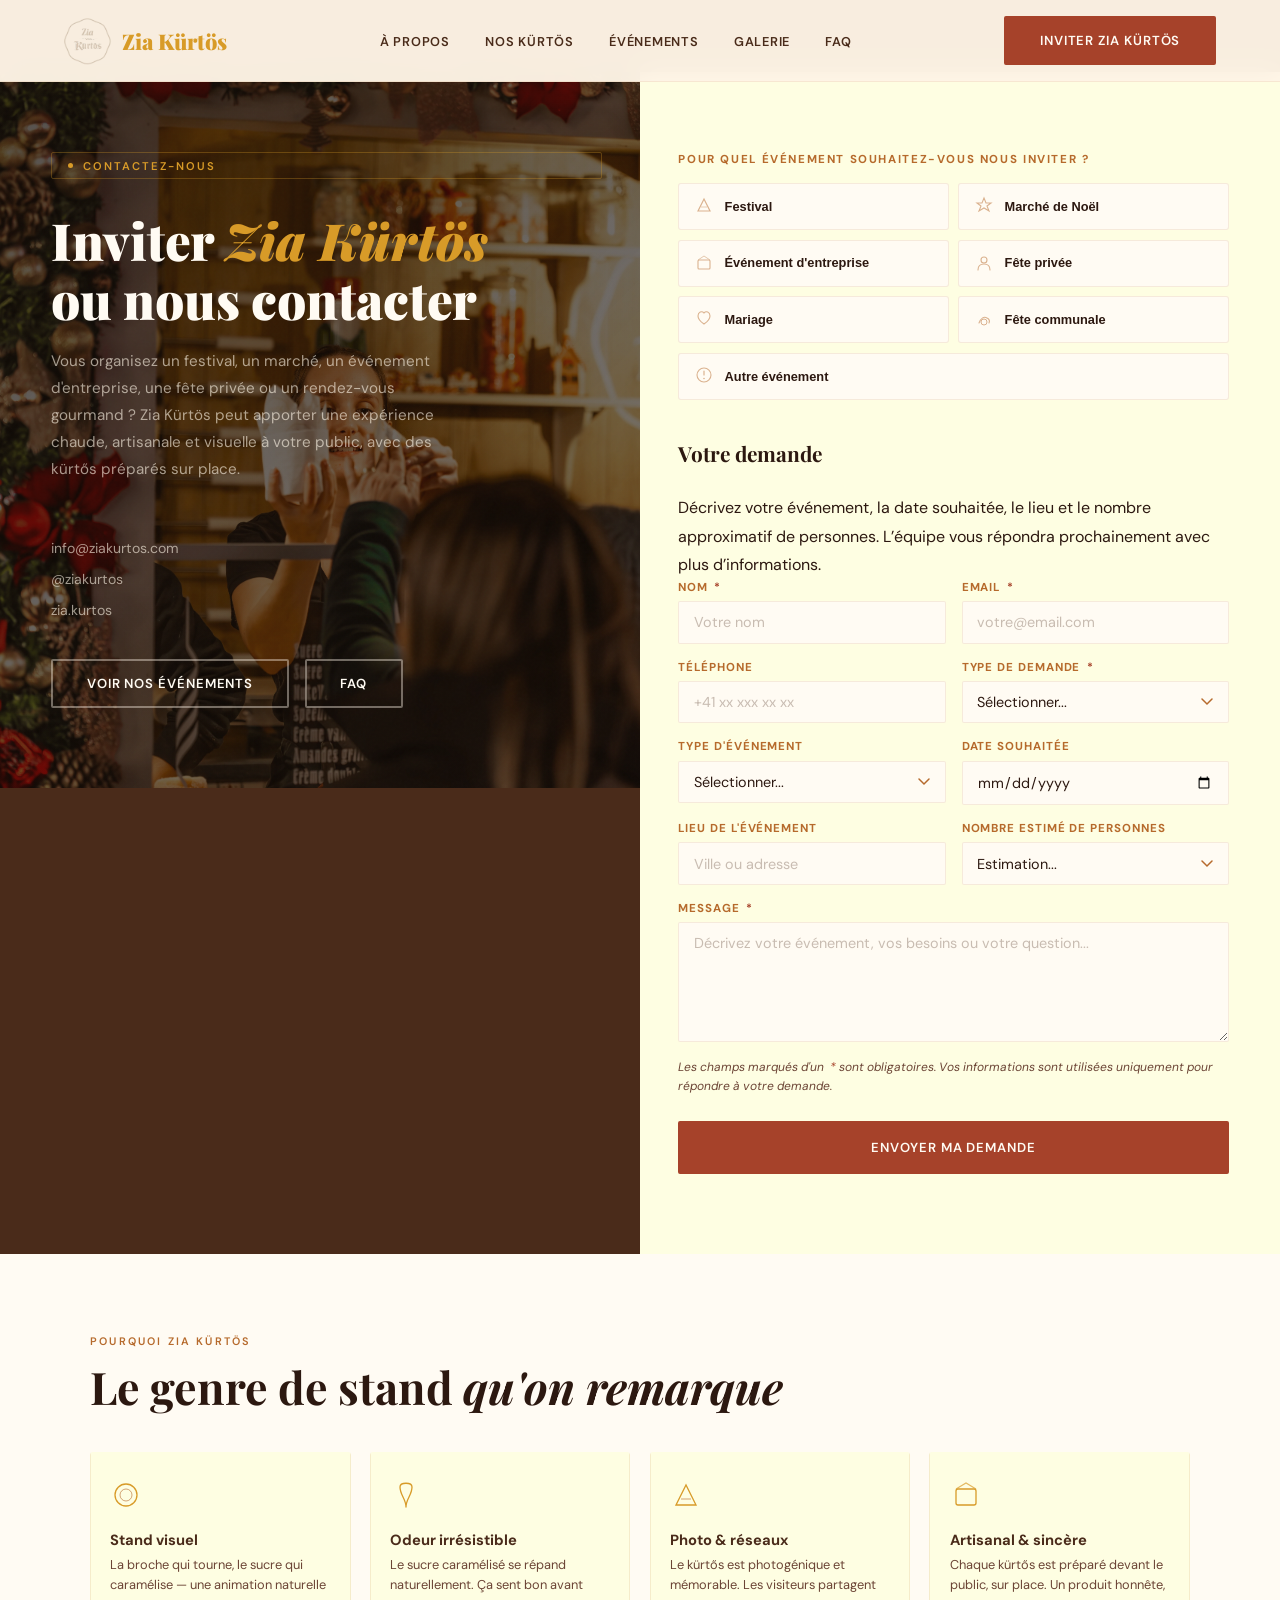
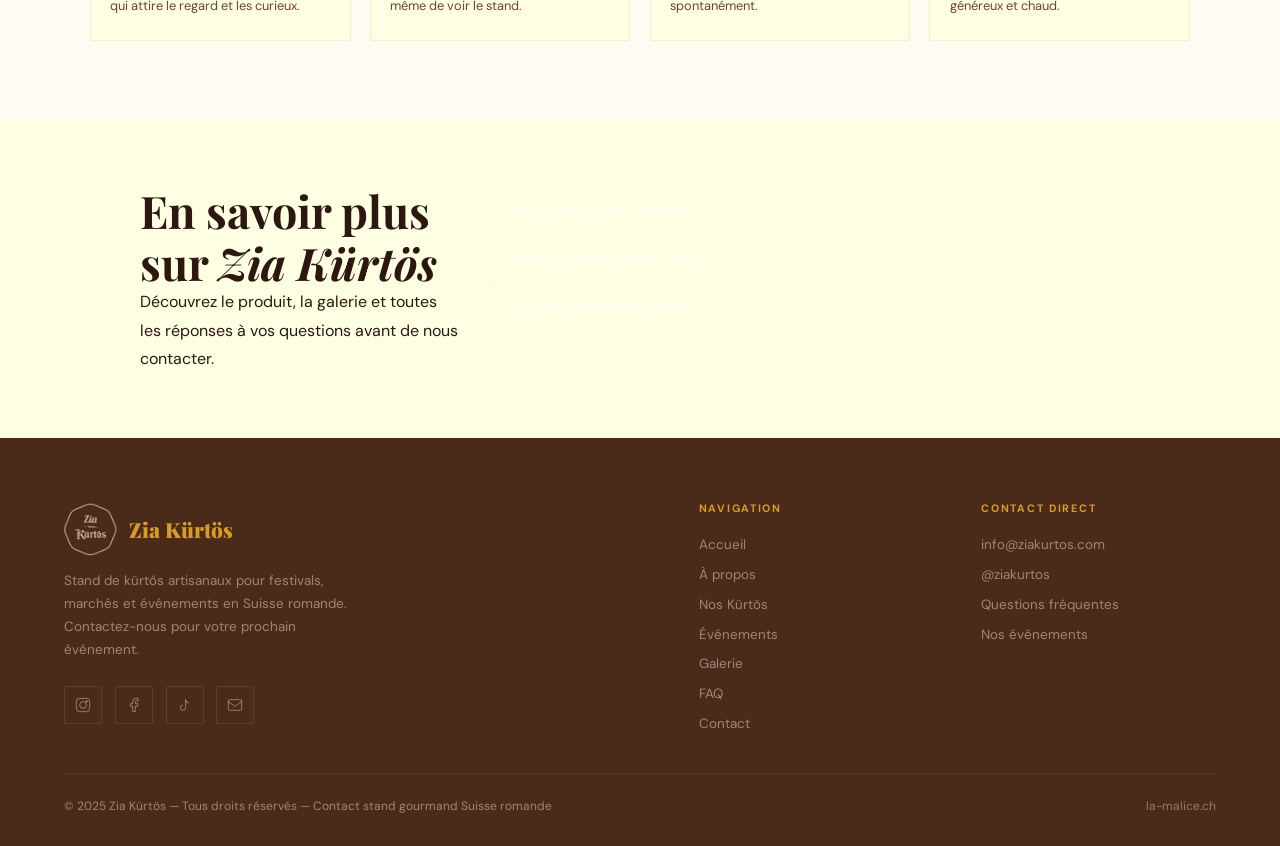
<file: contact.html>
<!DOCTYPE html>
<html lang="fr">
<head>
  <meta charset="UTF-8">
  <meta name="viewport" content="width=device-width, initial-scale=1.0">

  <title>Contact Zia Kürtös – Inviter notre stand gourmand à votre événement en Suisse</title>
  <meta name="description" content="Contactez Zia Kürtös pour inviter notre stand de kürtős artisanaux à votre festival, marché de Noël, événement d'entreprise ou fête privée en Suisse romande.">

  <meta property="og:title" content="Contact Zia Kürtös – Inviter le stand à votre événement">
  <meta property="og:type" content="website">
  <meta property="og:url" content="https://ziakurtos.com/contact.html">

  <link rel="canonical" href="https://ziakurtos.com/contact.html">

  <link rel="preconnect" href="https://fonts.googleapis.com">
  <link rel="preconnect" href="https://fonts.gstatic.com" crossorigin>
  <link href="https://fonts.googleapis.com/css2?family=Playfair+Display:ital,wght@0,700;0,900;1,700&family=DM+Sans:opsz,wght@9..40,300;9..40,400;9..40,500;9..40,600&display=swap" rel="stylesheet">

  <link rel="stylesheet" href="assets/css/styles.css">

  <script type="application/ld+json">
  {
    "@context": "https://schema.org",
    "@graph": [
      {
        "@type": "Organization",
        "@id": "https://ziakurtos.com/#org",
        "name": "Zia Kürtös",
        "url": "https://ziakurtos.com",
        "email": "info@ziakurtos.com",
        "sameAs": [
          "https://www.instagram.com/ziakurtos/",
          "https://www.facebook.com/zia.kurtos/"
        ]
      },
      {
        "@type": "ContactPage",
        "name": "Contacter Zia Kürtös",
        "url": "https://ziakurtos.com/contact.html",
        "description": "Page de contact pour inviter Zia Kürtös à un festival, marché, événement d'entreprise ou fête privée en Suisse romande."
      },
      {
        "@type": "BreadcrumbList",
        "itemListElement": [
          {
            "@type": "ListItem",
            "position": 1,
            "name": "Accueil",
            "item": "https://ziakurtos.com/"
          },
          {
            "@type": "ListItem",
            "position": 2,
            "name": "Contact",
            "item": "https://ziakurtos.com/contact.html"
          }
        ]
      }
    ]
  }
  </script>
</head>

<body class="contact-page">

<div id="announcement" class="announcement" role="alert" aria-live="polite"></div>

<nav id="navbar" role="navigation" aria-label="Navigation principale">
  <a href="index.html" class="nav-logo logo-box" data-logo-box><img class="logo-img" src="assets/images/logo.webp" alt="Zia Kürtös" onload="imgFallback(this)" onerror="imgFallback(this)"><span class="logo-text">Zia <span>Kürtös</span></span></a>

  <ul class="nav-links" role="list">
    <li><a href="a-propos.html">À propos</a></li>
    <li><a href="nos-kurtos.html">Nos Kürtös</a></li>
    <li><a href="evenements.html">Événements</a></li>
    <li><a href="galerie.html">Galerie</a></li>
    <li><a href="faq.html">FAQ</a></li>
  </ul>

  <div class="nav-cta-wrap">
    <a href="contact.html" id="navCta" class="btn btn-primary nav-cta-btn" aria-current="page" data-cta-contact>Inviter Zia Kürtös</a>
  </div>

  <button class="burger" aria-label="Ouvrir le menu" aria-expanded="false">
    <span></span>
    <span></span>
    <span></span>
  </button>
</nav>

<div id="mobileMenu" class="mobile-menu" role="dialog" aria-modal="true" aria-label="Menu de navigation">
  <button class="mobile-menu-close" aria-label="Fermer le menu">
    <svg width="24" height="24" viewBox="0 0 24 24" fill="none" stroke="currentColor" stroke-width="2">
      <line x1="18" y1="6" x2="6" y2="18"/>
      <line x1="6" y1="6" x2="18" y2="18"/>
    </svg>
  </button>

  <a href="index.html">Accueil</a>
  <a href="a-propos.html">À propos</a>
  <a href="nos-kurtos.html">Nos Kürtös</a>
  <a href="evenements.html">Événements</a>
  <a href="galerie.html">Galerie</a>
  <a href="faq.html">FAQ</a>
  <a href="contact.html">Contact</a>
</div>

<header class="page-hero page-hero--contact" role="banner">
  <div class="hero-left">
    <div class="ph-label">
      <span class="ph-dot" aria-hidden="true"></span>
      Contactez-nous
    </div>

    <h1>Inviter <em>Zia Kürtös</em><br>ou nous contacter</h1>

    <p>
      Vous organisez un festival, un marché, un événement d'entreprise, une fête privée ou un rendez-vous gourmand&nbsp;?
      Zia Kürtös peut apporter une expérience chaude, artisanale et visuelle à votre public, avec des kürtős préparés sur place.
    </p>

    <div class="hero-contact-direct" aria-label="Coordonnées directes">
      <a href="mailto:info@ziakurtos.com" class="contact-item" data-email>info@ziakurtos.com</a>
      <a href="https://www.instagram.com/ziakurtos/" target="_blank" rel="noopener noreferrer" class="contact-item" data-instagram>@ziakurtos</a>
      <a href="https://www.facebook.com/zia.kurtos/" target="_blank" rel="noopener noreferrer" class="contact-item" data-facebook>zia.kurtos</a>
    </div>

    <div class="hero-ctas">
      <a href="evenements.html" class="btn btn-ghost">Voir nos événements</a>
      <a href="faq.html" class="btn btn-ghost">FAQ</a>
    </div>
  </div>

  <div class="hero-right">

    <!-- Message de succès — affiché après envoi -->
    <div class="form-success" id="formSuccess" role="alert">
      <svg width="40" height="40" viewBox="0 0 40 40" fill="none" style="margin:0 auto 1rem;display:block" aria-hidden="true">
        <circle cx="20" cy="20" r="17" stroke="#173F35" stroke-width="1.5" fill="none"/>
        <path d="M13 20 l5 5 9-11" stroke="#173F35" stroke-width="2" fill="none" stroke-linecap="round" stroke-linejoin="round"/>
      </svg>
      <h3>Message envoyé !</h3>
      <p id="formSuccessText">Merci pour votre demande. Nous vous répondons dans les plus brefs délais.</p>
    </div>

    <!-- Sélecteur type d'événement (optionnel, pré-remplit le select) -->
    <div class="event-selector">
      <span class="event-selector-label">Pour quel événement souhaitez-vous nous inviter&nbsp;?</span>
      <div class="event-types-grid" role="group" aria-label="Sélectionner le type d'événement">
        <button type="button" class="event-type-card" data-event-type="Festival" aria-pressed="false">
          <span class="event-type-icon" aria-hidden="true"><svg width="18" height="18" viewBox="0 0 18 18" fill="none"><path d="M3 15 L9 3 L15 15 Z" stroke="#B66A2C" stroke-width="1.2" fill="none"/><line x1="6" y1="11" x2="12" y2="11" stroke="#B66A2C" stroke-width=".9" opacity=".7"/></svg></span>
          <span class="event-type-name">Festival</span>
        </button>
        <button type="button" class="event-type-card" data-event-type="Marché de Noël" aria-pressed="false">
          <span class="event-type-icon" aria-hidden="true"><svg width="18" height="18" viewBox="0 0 18 18" fill="none"><path d="M9 2 L11 7 L16 7 L12 10 L14 15 L9 12 L4 15 L6 10 L2 7 L7 7 Z" stroke="#B66A2C" stroke-width="1.1" fill="none"/></svg></span>
          <span class="event-type-name">Marché de Noël</span>
        </button>
        <button type="button" class="event-type-card" data-event-type="Événement d'entreprise" aria-pressed="false">
          <span class="event-type-icon" aria-hidden="true"><svg width="18" height="18" viewBox="0 0 18 18" fill="none"><rect x="3" y="7" width="12" height="9" rx="1" stroke="#B66A2C" stroke-width="1.1" fill="none"/><path d="M3 7 L9 3 L15 7" stroke="#B66A2C" stroke-width="1" fill="none" opacity=".7"/></svg></span>
          <span class="event-type-name">Événement d'entreprise</span>
        </button>
        <button type="button" class="event-type-card" data-event-type="Fête privée" aria-pressed="false">
          <span class="event-type-icon" aria-hidden="true"><svg width="18" height="18" viewBox="0 0 18 18" fill="none"><circle cx="9" cy="7" r="3" stroke="#B66A2C" stroke-width="1.1" fill="none"/><path d="M3 17 C3 13 5.5 11 9 11 C12.5 11 15 13 15 17" stroke="#B66A2C" stroke-width="1.1" fill="none" stroke-linecap="round"/></svg></span>
          <span class="event-type-name">Fête privée</span>
        </button>
        <button type="button" class="event-type-card" data-event-type="Mariage" aria-pressed="false">
          <span class="event-type-icon" aria-hidden="true"><svg width="18" height="18" viewBox="0 0 18 18" fill="none"><path d="M9 4 C11 1.5 15 3 15 7 C15 11 9 15 9 15 C9 15 3 11 3 7 C3 3 7 1.5 9 4Z" stroke="#B66A2C" stroke-width="1.1" fill="none"/></svg></span>
          <span class="event-type-name">Mariage</span>
        </button>
        <button type="button" class="event-type-card" data-event-type="Fête communale" aria-pressed="false">
          <span class="event-type-icon" aria-hidden="true"><svg width="18" height="18" viewBox="0 0 18 18" fill="none"><path d="M4 14 C6 9 9 7 12 9 C14 10 15 12 14 14" stroke="#B66A2C" stroke-width="1.1" fill="none" stroke-linecap="round"/><circle cx="9" cy="13" r="3" stroke="#B66A2C" stroke-width="1" fill="none"/></svg></span>
          <span class="event-type-name">Fête communale</span>
        </button>
        <button type="button" class="event-type-card" data-event-type="Autre événement" aria-pressed="false" style="grid-column:span 2">
          <span class="event-type-icon" aria-hidden="true"><svg width="18" height="18" viewBox="0 0 18 18" fill="none"><circle cx="9" cy="9" r="7" stroke="#B66A2C" stroke-width="1.1" fill="none"/><line x1="9" y1="5" x2="9" y2="9" stroke="#B66A2C" stroke-width="1.2" stroke-linecap="round"/><circle cx="9" cy="12.5" r=".8" fill="#B66A2C"/></svg></span>
          <span class="event-type-name">Autre événement</span>
        </button>
      </div>
    </div>

    <!-- ★ Formulaire Netlify Forms ★ -->
    <form name="contact" method="POST" data-netlify="true" netlify-honeypot="bot-field" id="contactForm" novalidate action="/contact.html">
      <input type="hidden" name="form-name" value="contact">

      <!-- Honeypot anti-spam -->
      <p class="ohnohoney">
        <label>Ne pas remplir si vous êtes humain : <input name="bot-field" tabindex="-1" autocomplete="off"></label>
      </p>

      <p class="form-title">Votre demande</p>
      <p>Décrivez votre événement, la date souhaitée, le lieu et le nombre approximatif de personnes. L’équipe vous répondra prochainement avec plus d’informations.</p>

      <div class="form-grid">

        <div class="field">
          <label for="nom">Nom <span class="req" aria-label="requis">*</span></label>
          <input type="text" id="nom" name="nom" placeholder="Votre nom" required autocomplete="name">
        </div>

        <div class="field">
          <label for="email">Email <span class="req" aria-label="requis">*</span></label>
          <input type="email" id="email" name="email" placeholder="votre@email.com" required autocomplete="email">
        </div>

        <div class="field">
          <label for="telephone">Téléphone</label>
          <input type="tel" id="telephone" name="telephone" placeholder="+41 xx xxx xx xx" autocomplete="tel">
        </div>

        <div class="field">
          <label for="type-demande">Type de demande <span class="req" aria-label="requis">*</span></label>
          <select id="type-demande" name="type_demande" required>
            <option value="" disabled selected>Sélectionner...</option>
            <option value="Inviter Zia Kürtös à un événement">Inviter Zia Kürtös à un événement</option>
            <option value="Demande de collaboration">Demande de collaboration</option>
            <option value="Question générale">Question générale</option>
            <option value="Presse / partenariat">Presse / partenariat</option>
          </select>
        </div>

        <div class="field">
          <label for="type-evenement">Type d'événement</label>
          <select id="type-evenement" name="type_evenement">
            <option value="" disabled selected>Sélectionner...</option>
            <option value="Festival">Festival</option>
            <option value="Marché / marché de Noël">Marché / marché de Noël</option>
            <option value="Événement d'entreprise">Événement d'entreprise</option>
            <option value="Fête privée">Fête privée</option>
            <option value="Mariage">Mariage</option>
            <option value="Fête communale">Fête communale</option>
            <option value="Autre">Autre</option>
          </select>
        </div>

        <div class="field">
          <label for="date">Date souhaitée</label>
          <input type="date" id="date" name="date">
        </div>

        <div class="field">
          <label for="lieu">Lieu de l'événement</label>
          <input type="text" id="lieu" name="lieu" placeholder="Ville ou adresse">
        </div>

        <div class="field">
          <label for="personnes">Nombre estimé de personnes</label>
          <select id="personnes" name="personnes">
            <option value="" disabled selected>Estimation...</option>
            <option value="Moins de 100">Moins de 100</option>
            <option value="100 à 500">100 à 500</option>
            <option value="500 à 1000">500 à 1 000</option>
            <option value="Plus de 1000">Plus de 1 000</option>
            <option value="Je ne sais pas encore">Je ne sais pas encore</option>
          </select>
        </div>

        <div class="field form-full">
          <label for="message">Message <span class="req" aria-label="requis">*</span></label>
          <textarea id="message" name="message" placeholder="Décrivez votre événement, vos besoins ou votre question..." required></textarea>
        </div>

      </div>

      <p class="form-note">Les champs marqués d'un <span class="req">*</span> sont obligatoires. Vos informations sont utilisées uniquement pour répondre à votre demande.</p>

      <div class="form-submit">
        <button type="submit" class="btn btn-primary" id="contactSubmitBtn">Envoyer ma demande</button>
      </div>
    </form>

  </div>
</header>

<section class="avantages-section" aria-labelledby="avantages-title">
  <div class="avantages-inner">
    <span class="s-label">Pourquoi Zia Kürtös</span>
    <h2 class="reveal" id="avantages-title">Le genre de stand <em>qu'on remarque</em></h2>

    <div class="avantages-grid">
      <div class="avantage-card reveal">
        <div class="avantage-icon" aria-hidden="true">
          <svg width="32" height="32" viewBox="0 0 32 32" fill="none">
            <circle cx="16" cy="16" r="11" stroke="#D89B28" stroke-width="1.3" fill="none"/>
            <circle cx="16" cy="16" r="6" stroke="#B66A2C" stroke-width="1" fill="none" opacity=".6"/>
          </svg>
        </div>
        <h3>Stand visuel</h3>
        <p>La broche qui tourne, le sucre qui caramélise — une animation naturelle qui attire le regard et les curieux.</p>
      </div>

      <div class="avantage-card reveal">
        <div class="avantage-icon" aria-hidden="true">
          <svg width="32" height="32" viewBox="0 0 32 32" fill="none">
            <path d="M16 28 C16 20 10 16 10 8 C10 3 22 3 22 8 C22 16 16 20 16 28" stroke="#D89B28" stroke-width="1.3" fill="none" stroke-linecap="round"/>
          </svg>
        </div>
        <h3>Odeur irrésistible</h3>
        <p>Le sucre caramélisé se répand naturellement. Ça sent bon avant même de voir le stand.</p>
      </div>

      <div class="avantage-card reveal">
        <div class="avantage-icon" aria-hidden="true">
          <svg width="32" height="32" viewBox="0 0 32 32" fill="none">
            <path d="M6 26 L16 6 L26 26 Z" stroke="#D89B28" stroke-width="1.3" fill="none"/>
            <line x1="11" y1="20" x2="21" y2="20" stroke="#B66A2C" stroke-width=".9" opacity=".7"/>
          </svg>
        </div>
        <h3>Photo &amp; réseaux</h3>
        <p>Le kürtős est photogénique et mémorable. Les visiteurs partagent spontanément.</p>
      </div>

      <div class="avantage-card reveal">
        <div class="avantage-icon" aria-hidden="true">
          <svg width="32" height="32" viewBox="0 0 32 32" fill="none">
            <rect x="6" y="10" width="20" height="16" rx="2" stroke="#D89B28" stroke-width="1.3" fill="none"/>
            <path d="M6 10 L16 4 L26 10" stroke="#D89B28" stroke-width="1.1" fill="none" opacity=".7"/>
          </svg>
        </div>
        <h3>Artisanal &amp; sincère</h3>
        <p>Chaque kürtős est préparé devant le public, sur place. Un produit honnête, généreux et chaud.</p>
      </div>
    </div>
  </div>
</section>

<section class="related-section" aria-labelledby="related-title">
  <div class="related-inner">
    <div class="related-txt">
      <h2 id="related-title">En savoir plus<br>sur <em>Zia Kürtös</em></h2>
      <p>Découvrez le produit, la galerie et toutes les réponses à vos questions avant de nous contacter.</p>
    </div>

    <div class="related-btns">
      <a href="nos-kurtos.html" class="btn btn-ghost">Nos kürtös artisanaux</a>
      <a href="evenements.html" class="btn btn-ghost">Nos présences festivals</a>
      <a href="faq.html" class="btn btn-ghost">Questions fréquentes</a>
    </div>
  </div>
</section>

<footer>
  <div class="footer-inner">
    <div class="footer-brand">
      <a href="index.html" class="footer-logo logo-box" data-logo-box><img class="logo-img" src="assets/images/logo.webp" alt="Zia Kürtös" onload="imgFallback(this)" onerror="imgFallback(this)"><span class="logo-text">Zia <span>Kürtös</span></span></a>
      <p>Stand de kürtős artisanaux pour festivals, marchés et événements en Suisse romande. Contactez-nous pour votre prochain événement.</p>

      <div class="footer-socials">
        <a href="https://www.instagram.com/ziakurtos/" target="_blank" rel="noopener noreferrer" aria-label="Instagram Zia Kürtös" data-instagram>
          <svg width="16" height="16" viewBox="0 0 24 24" fill="none" stroke="currentColor" stroke-width="1.5">
            <rect x="2" y="2" width="20" height="20" rx="5"/>
            <circle cx="12" cy="12" r="5"/>
            <circle cx="17.5" cy="6.5" r="1" fill="currentColor"/>
          </svg>
        </a>

        <a href="https://www.facebook.com/zia.kurtos/" target="_blank" rel="noopener noreferrer" aria-label="Facebook Zia Kürtös" data-facebook>
          <svg width="16" height="16" viewBox="0 0 24 24" fill="none" stroke="currentColor" stroke-width="1.5">
            <path d="M18 2h-3a5 5 0 0 0-5 5v3H7v4h3v8h4v-8h3l1-4h-4V7a1 1 0 0 1 1-1h3z"/>
          </svg>
        </a>

        <a href="#" aria-label="TikTok Zia Kürtös" data-tiktok>
          <svg width="16" height="16" viewBox="0 0 24 24" fill="none" stroke="currentColor" stroke-width="1.5">
            <path d="M9 12a4 4 0 1 0 4 4V4a5 5 0 0 0 5 5"/>
          </svg>
        </a>

        <a href="mailto:info@ziakurtos.com" aria-label="Email Zia Kürtös" data-email>
          <svg width="16" height="16" viewBox="0 0 24 24" fill="none" stroke="currentColor" stroke-width="1.5">
            <rect x="2" y="4" width="20" height="16" rx="2"/>
            <path d="M2 7l10 7 10-7"/>
          </svg>
        </a>
      </div>
    </div>

    <div class="footer-col">
      <h4>Navigation</h4>
      <ul>
        <li><a href="index.html">Accueil</a></li>
        <li><a href="a-propos.html">À propos</a></li>
        <li><a href="nos-kurtos.html">Nos Kürtös</a></li>
        <li><a href="evenements.html">Événements</a></li>
        <li><a href="galerie.html">Galerie</a></li>
        <li><a href="faq.html">FAQ</a></li>
        <li><a href="contact.html">Contact</a></li>
      </ul>
    </div>

    <div class="footer-col">
      <h4>Contact direct</h4>
      <ul>
        <li><a href="mailto:info@ziakurtos.com" data-email>info@ziakurtos.com</a></li>
        <li><a href="https://www.instagram.com/ziakurtos/" target="_blank" rel="noopener noreferrer" data-instagram>@ziakurtos</a></li>
        <li><a href="faq.html">Questions fréquentes</a></li>
        <li><a href="evenements.html">Nos événements</a></li>
      </ul>
    </div>
  </div>

  <div class="footer-bottom">
    <span>&copy; 2025 Zia Kürtös — Tous droits réservés — Contact stand gourmand Suisse romande</span>
    <span class="footer-credit" id="footerCredit">
      <a href="https://la-malice.ch/" target="_blank" rel="noopener noreferrer">la-malice.ch</a>
    </span>
  </div>
</footer>

<script src="assets/js/zia-data.js" defer></script>
<script src="assets/js/main.js" defer></script>

</body>
</html>
</file>
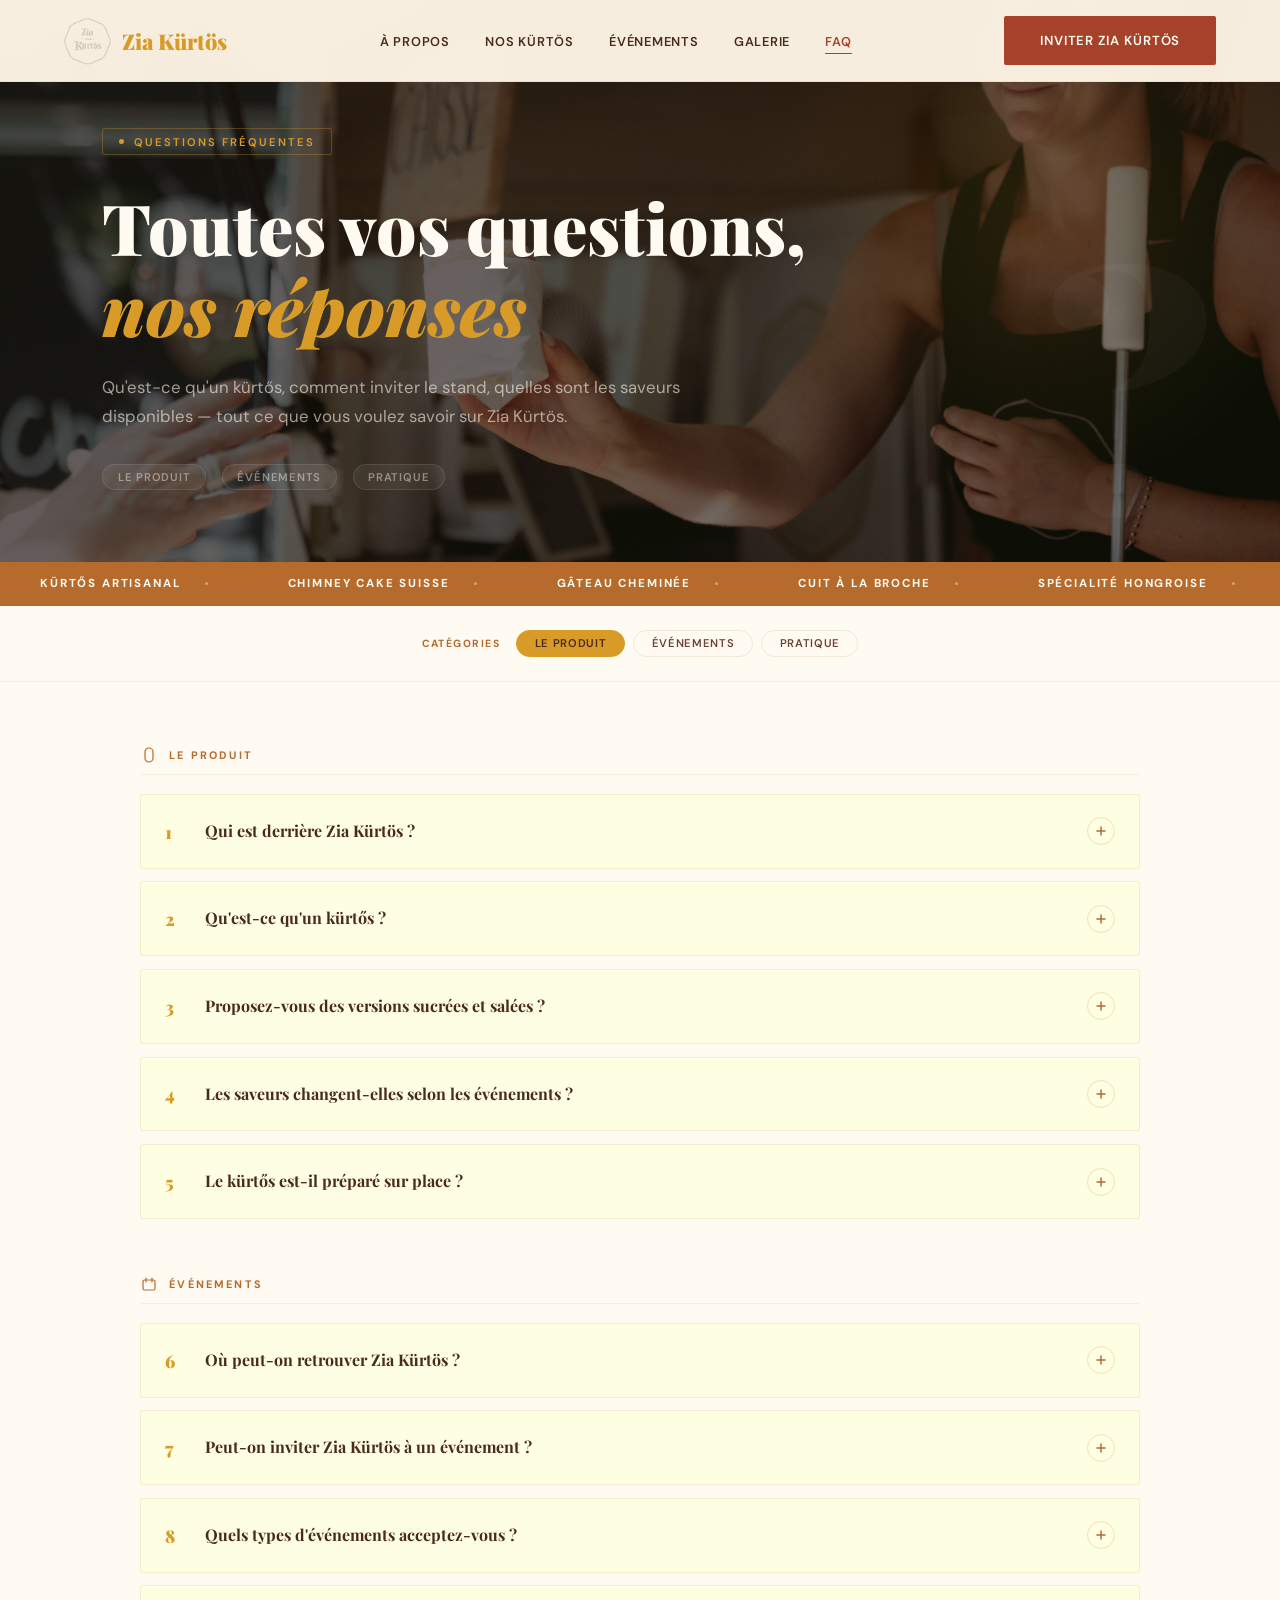
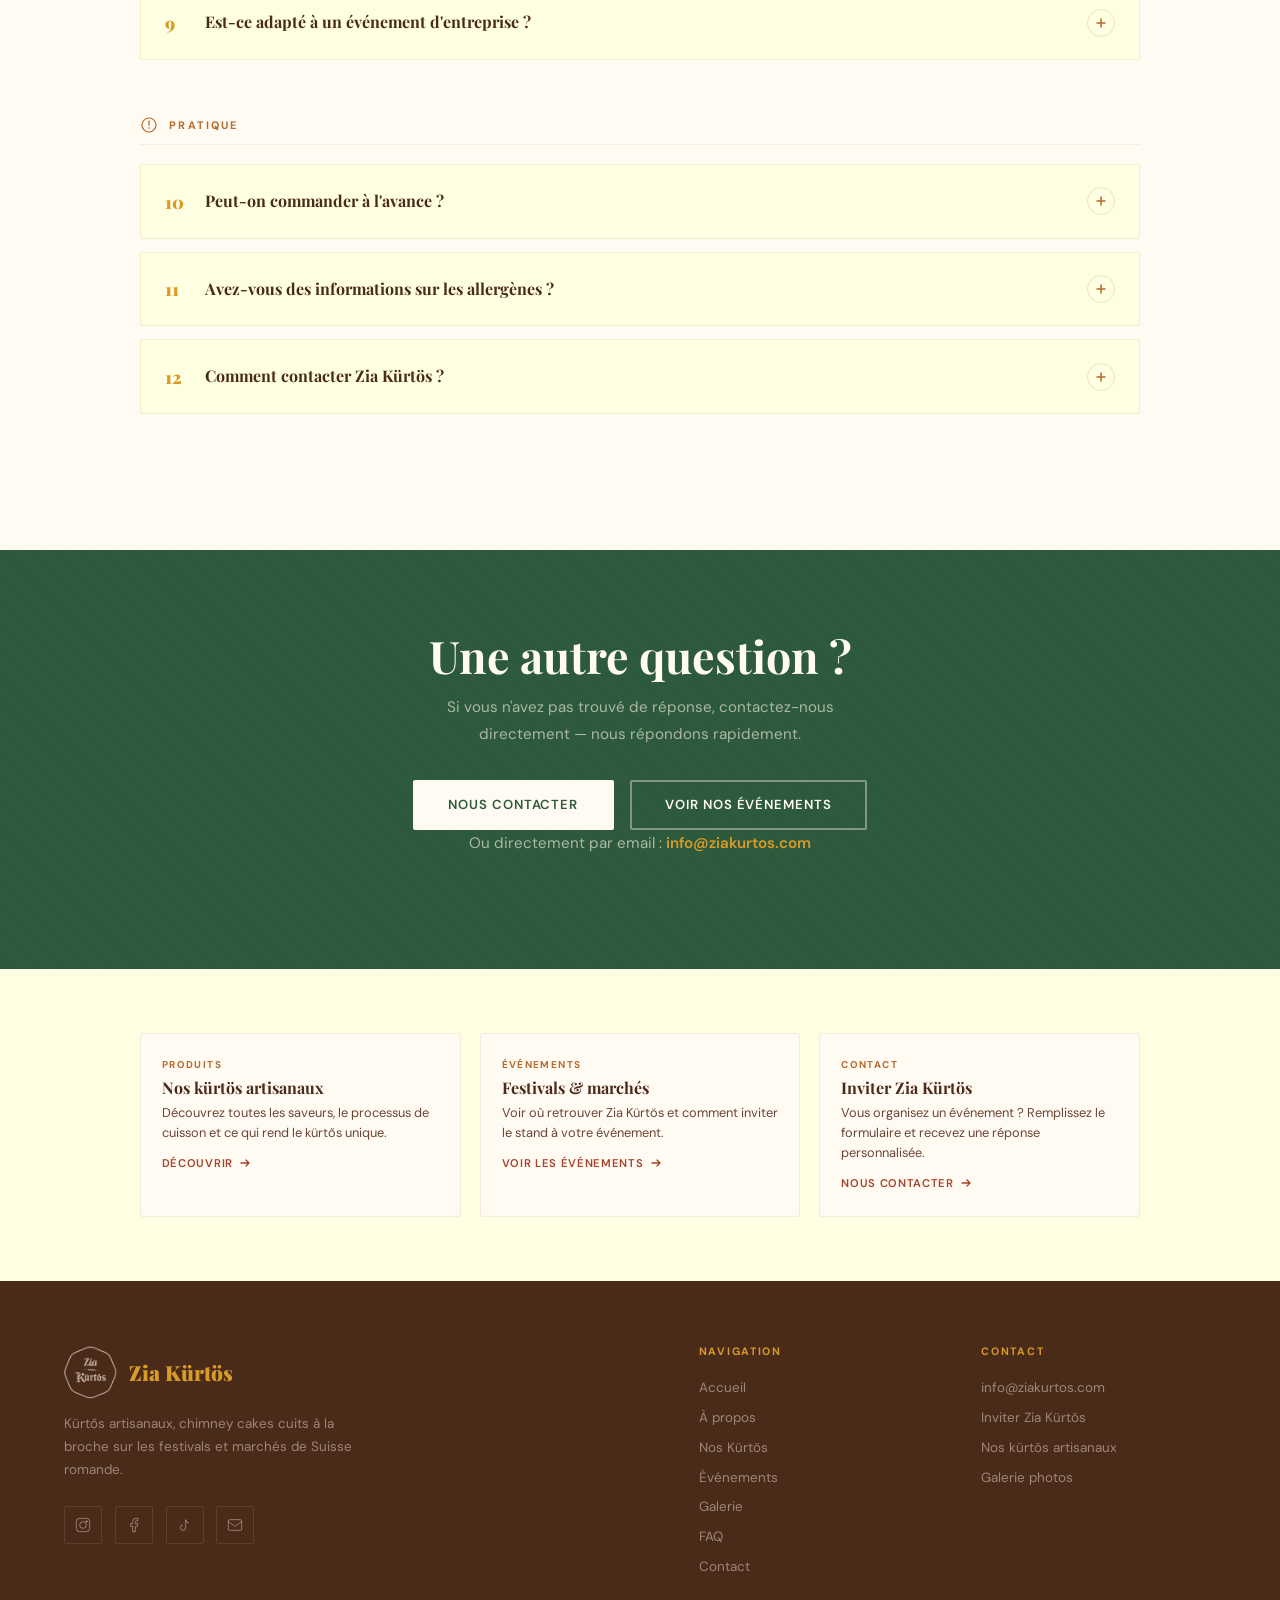
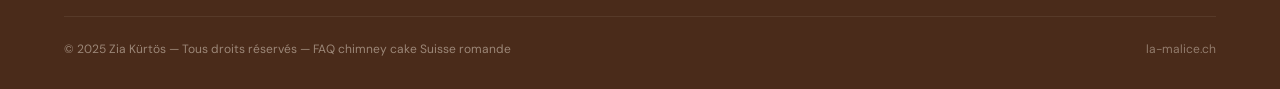
<file: faq.html>
<!DOCTYPE html>
<html lang="fr">
<head>
<meta charset="UTF-8">
<meta name="viewport" content="width=device-width, initial-scale=1.0">
<title>FAQ Zia Kürtös – Kürtős, chimney cakes, événements et allergènes en Suisse</title>
<meta name="description" content="Toutes les réponses sur les kürtős Zia Kürtös : qu'est-ce qu'un chimney cake, où trouver le stand, comment inviter Zia Kürtös à un événement, allergènes et plus.">
<meta property="og:title" content="FAQ Zia Kürtös – Questions fréquentes sur les kürtős et événements">
<meta property="og:type" content="website">
<meta property="og:url" content="https://ziakurtos.com/faq.html">
<link rel="canonical" href="https://ziakurtos.com/faq.html">
<link rel="preconnect" href="https://fonts.googleapis.com">
<link rel="preconnect" href="https://fonts.gstatic.com" crossorigin>
<link href="https://fonts.googleapis.com/css2?family=Playfair+Display:ital,wght@0,700;0,900;1,700&family=DM+Sans:opsz,wght@9..40,300;9..40,400;9..40,500;9..40,600&display=swap" rel="stylesheet">
<link rel="stylesheet" href="assets/css/styles.css">
<script type="application/ld+json">
{"@context":"https://schema.org","@graph":[
  {"@type":"Organization","@id":"https://ziakurtos.com/#org","name":"Zia Kürtös","url":"https://ziakurtos.com","email":"info@ziakurtos.com"},
  {"@type":"BreadcrumbList","itemListElement":[
    {"@type":"ListItem","position":1,"name":"Accueil","item":"https://ziakurtos.com/"},
    {"@type":"ListItem","position":2,"name":"FAQ","item":"https://ziakurtos.com/faq.html"}
  ]},
  {"@type":"FAQPage","mainEntity":[
    {"@type":"Question","name":"Qui est derrière Zia Kürtös ?","acceptedAnswer":{"@type":"Answer","text":"Zia Kürtös est un stand artisanal spécialisé dans le kürtőskalács — gâteau cheminée originaire de Transylvanie — présent sur les festivals, marchés et événements en Suisse romande. Derrière le stand, une équipe souriante, rapide et efficace, passionnée par le produit et le contact direct avec le public."}},
    {"@type":"Question","name":"Qu'est-ce qu'un kürtős ?","acceptedAnswer":{"@type":"Answer","text":"Le kürtős — aussi appelé kürtőskalács ou chimney cake — est une pâtisserie traditionnelle hongroise. La pâte est enroulée à la main autour d'un cylindre, puis cuite lentement à la broche jusqu'à caramélisation. Le résultat est croustillant à l'extérieur, moelleux à l'intérieur."}},
    {"@type":"Question","name":"La pâte contient-elle des œufs ?","acceptedAnswer":{"@type":"Answer","text":"Non. La pâte à kürtős ne contient pas d'œuf. Elle contient du gluten (farine de blé) et du lait. Certaines garnitures peuvent contenir des fruits à coque."}},
    {"@type":"Question","name":"Peut-on inviter Zia Kürtös à un événement ?","acceptedAnswer":{"@type":"Answer","text":"Oui. Zia Kürtös se déplace pour des festivals, marchés, événements d'entreprise, mariages et événements privés en Suisse romande. Contactez-nous via info@ziakurtos.com."}}
  ]}
]}
</script>
</head>
<body>

<div id="announcement" class="announcement" role="alert" aria-live="polite"></div>

<nav id="navbar" role="navigation" aria-label="Navigation principale">
  <a href="index.html" class="nav-logo logo-box" data-logo-box><img class="logo-img" src="assets/images/logo.webp" alt="Zia Kürtös" onload="imgFallback(this)" onerror="imgFallback(this)"><span class="logo-text">Zia <span>Kürtös</span></span></a>
  <ul class="nav-links" role="list">
    <li><a href="a-propos.html">À propos</a></li>
    <li><a href="nos-kurtos.html">Nos Kürtös</a></li>
    <li><a href="evenements.html">Événements</a></li>
    <li><a href="galerie.html">Galerie</a></li>
    <li><a href="faq.html" aria-current="page">FAQ</a></li>
  </ul>
  <div class="nav-cta-wrap">
    <a href="contact.html" id="navCta" class="btn btn-primary nav-cta-btn" data-cta-contact>Inviter Zia Kürtös</a>
  </div>
  <button class="burger" aria-label="Ouvrir le menu" aria-expanded="false">
    <span></span><span></span><span></span>
  </button>
</nav>

<div id="mobileMenu" class="mobile-menu" role="dialog" aria-modal="true">
  <button class="mobile-menu-close" aria-label="Fermer">
    <svg width="24" height="24" viewBox="0 0 24 24" fill="none" stroke="currentColor" stroke-width="2"><line x1="18" y1="6" x2="6" y2="18"/><line x1="6" y1="6" x2="18" y2="18"/></svg>
  </button>
  <a href="index.html">Accueil</a>
  <a href="a-propos.html">À propos</a>
  <a href="nos-kurtos.html">Nos Kürtös</a>
  <a href="evenements.html">Événements</a>
  <a href="galerie.html">Galerie</a>
  <a href="faq.html">FAQ</a>
  <a href="contact.html" class="btn btn-primary" data-cta-contact>Inviter Zia Kürtös</a>
</div>

<header class="page-hero page-hero--faq" role="banner">
  <div class="hero-noise" aria-hidden="true"></div>
  <div class="hero-glow" aria-hidden="true"></div>
  <span class="hero-deco" aria-hidden="true">?</span>
  <div class="ph-label"><span class="ph-dot" aria-hidden="true"></span>Questions fréquentes</div>
  <h1>Toutes vos questions,<br><em>nos réponses</em></h1>
  <p class="page-hero-sub">Qu'est-ce qu'un kürtős, comment inviter le stand, quelles sont les saveurs disponibles — tout ce que vous voulez savoir sur Zia Kürtös.</p>
  <div class="hero-quick">
    <a href="#produit" class="hero-quick-pill">Le produit</a>
    <a href="#evenements-faq" class="hero-quick-pill">Événements</a>
    <a href="#pratique" class="hero-quick-pill">Pratique</a>
  </div>
</header>

<div class="marquee-bar-caramel" aria-hidden="true">
  <div class="marquee-track">
    <span class="marquee-item">Kürtős artisanal<span class="marquee-sep"></span></span>
    <span class="marquee-item">Chimney cake Suisse<span class="marquee-sep"></span></span>
    <span class="marquee-item">Gâteau cheminée<span class="marquee-sep"></span></span>
    <span class="marquee-item">Cuit à la broche<span class="marquee-sep"></span></span>
    <span class="marquee-item">Spécialité hongroise<span class="marquee-sep"></span></span>
    <span class="marquee-item">Stand événementiel Suisse<span class="marquee-sep"></span></span>
    <span class="marquee-item">Kürtős artisanal<span class="marquee-sep"></span></span>
    <span class="marquee-item">Chimney cake Suisse<span class="marquee-sep"></span></span>
    <span class="marquee-item">Gâteau cheminée<span class="marquee-sep"></span></span>
    <span class="marquee-item">Cuit à la broche<span class="marquee-sep"></span></span>
    <span class="marquee-item">Spécialité hongroise<span class="marquee-sep"></span></span>
    <span class="marquee-item">Stand événementiel Suisse<span class="marquee-sep"></span></span>
  </div>
</div>

<nav class="cat-nav" aria-label="Catégories">
  <div class="cat-nav-inner">
    <span class="cat-nav-label">Catégories</span>
    <a href="#produit" class="cat-pill active">Le produit</a>
    <a href="#evenements-faq" class="cat-pill">Événements</a>
    <a href="#pratique" class="cat-pill">Pratique</a>
  </div>
</nav>

<main>
<section class="faq-section">
  <div class="container">

    <!-- Groupe : Le produit -->
    <div class="faq-group reveal" id="produit">
      <div class="faq-group-title">
        <svg width="18" height="18" viewBox="0 0 18 18" fill="none" aria-hidden="true"><rect x="5" y="2" width="8" height="14" rx="4" stroke="#B66A2C" stroke-width="1.2" fill="none"/></svg>
        Le produit
      </div>

      <!-- ① NOUVELLE QUESTION — Qui est derrière Zia Kürtös ? -->
      <article class="faq-item">
        <button class="faq-q" aria-expanded="false" onclick="toggleFaq(this)">
          <span class="faq-q-num" aria-hidden="true">1</span>
          <span class="faq-q-text">Qui est derrière Zia Kürtös&nbsp;?</span>
          <span class="faq-icon" aria-hidden="true"><svg width="12" height="12" viewBox="0 0 12 12" fill="none"><line x1="6" y1="2" x2="6" y2="10" stroke="currentColor" stroke-width="1.5" stroke-linecap="round"/><line x1="2" y1="6" x2="10" y2="6" stroke="currentColor" stroke-width="1.5" stroke-linecap="round"/></svg></span>
        </button>
        <div class="faq-a" role="region">
          <div class="faq-a-inner">
            <p>Zia Kürtös est un stand artisanal spécialisé dans le kürtőskalács — gâteau cheminée originaire de Transylvanie, partagé entre la Hongrie et la Roumanie. Derrière le stand, une équipe souriante, rapide et efficace, passionnée par le produit et le contact direct avec le public lors des festivals et marchés de Suisse romande.</p>
            <p>Chaque kürtős est préparé à la main, cuit en direct sous les yeux des visiteurs — le roulage, la broche, la caramélisation — et servi encore chaud. Pour en savoir plus, rendez-vous sur la <a href="a-propos.html">page À propos</a>.</p>
          </div>
        </div>
      </article>

      <!-- ② Q2 — Qu'est-ce qu'un kürtős ? -->
      <article class="faq-item">
        <button class="faq-q" aria-expanded="false" onclick="toggleFaq(this)">
          <span class="faq-q-num" aria-hidden="true">2</span>
          <span class="faq-q-text">Qu'est-ce qu'un kürtős&nbsp;?</span>
          <span class="faq-icon" aria-hidden="true"><svg width="12" height="12" viewBox="0 0 12 12" fill="none"><line x1="6" y1="2" x2="6" y2="10" stroke="currentColor" stroke-width="1.5" stroke-linecap="round"/><line x1="2" y1="6" x2="10" y2="6" stroke="currentColor" stroke-width="1.5" stroke-linecap="round"/></svg></span>
        </button>
        <div class="faq-a" role="region">
          <div class="faq-a-inner">
            <p>Le kürtős — ou kürtőskalács — est une pâtisserie traditionnelle hongroise aussi appelée gâteau cheminée ou chimney cake. C'est l'une des spécialités de rue les plus anciennes et les plus appréciées en Europe centrale, originaire de Transylvanie.</p>
            <p>La pâte est enroulée à la main autour d'un cylindre en bois, saupoudrée de sucre, puis cuite lentement à la broche. La surface caramélise jusqu'à former une croûte dorée et craquante, tandis que l'intérieur reste moelleux et tendre.</p>
            <p>Le résultat : un produit chaud, croustillant dehors, moelleux dedans — servi avec la garniture choisie. <a href="nos-kurtos.html">En savoir plus sur nos kürtős artisanaux</a>.</p>
          </div>
        </div>
      </article>

      <article class="faq-item">
        <button class="faq-q" aria-expanded="false" onclick="toggleFaq(this)">
          <span class="faq-q-num" aria-hidden="true">3</span>
          <span class="faq-q-text">Proposez-vous des versions sucrées et salées&nbsp;?</span>
          <span class="faq-icon" aria-hidden="true"><svg width="12" height="12" viewBox="0 0 12 12" fill="none"><line x1="6" y1="2" x2="6" y2="10" stroke="currentColor" stroke-width="1.5" stroke-linecap="round"/><line x1="2" y1="6" x2="10" y2="6" stroke="currentColor" stroke-width="1.5" stroke-linecap="round"/></svg></span>
        </button>
        <div class="faq-a" role="region">
          <div class="faq-a-inner">
            <p>Oui. Zia Kürtös propose des saveurs sucrées et salées :</p>
            <ul>
              <li><strong>Sucrées :</strong> sucre, sucre &amp; cannelle, amandes grillées.</li>
              <li><strong>Gourmandes :</strong> Nutella, spéculoos, vanille, crème de marron, crème de pistache, Kürtös crème double.</li>
              <li><strong>Salées :</strong> gruyère, olive &amp; gruyère — l'alliance Hongrie-Suisse.</li>
            </ul>
            <p>Découvrez toutes les saveurs sur <a href="nos-kurtos.html">la page Nos Kürtös</a>.</p>
          </div>
        </div>
      </article>

      <article class="faq-item">
        <button class="faq-q" aria-expanded="false" onclick="toggleFaq(this)">
          <span class="faq-q-num" aria-hidden="true">4</span>
          <span class="faq-q-text">Les saveurs changent-elles selon les événements&nbsp;?</span>
          <span class="faq-icon" aria-hidden="true"><svg width="12" height="12" viewBox="0 0 12 12" fill="none"><line x1="6" y1="2" x2="6" y2="10" stroke="currentColor" stroke-width="1.5" stroke-linecap="round"/><line x1="2" y1="6" x2="10" y2="6" stroke="currentColor" stroke-width="1.5" stroke-linecap="round"/></svg></span>
        </button>
        <div class="faq-a" role="region">
          <div class="faq-a-inner">
            <p>Oui, la sélection peut varier selon les événements, les saisons et les disponibilités. Pour connaître les saveurs disponibles lors d'un événement précis, n'hésitez pas à <a href="contact.html">nous contacter</a> ou à consulter nos réseaux sociaux.</p>
          </div>
        </div>
      </article>

      <article class="faq-item">
        <button class="faq-q" aria-expanded="false" onclick="toggleFaq(this)">
          <span class="faq-q-num" aria-hidden="true">5</span>
          <span class="faq-q-text">Le kürtős est-il préparé sur place&nbsp;?</span>
          <span class="faq-icon" aria-hidden="true"><svg width="12" height="12" viewBox="0 0 12 12" fill="none"><line x1="6" y1="2" x2="6" y2="10" stroke="currentColor" stroke-width="1.5" stroke-linecap="round"/><line x1="2" y1="6" x2="10" y2="6" stroke="currentColor" stroke-width="1.5" stroke-linecap="round"/></svg></span>
        </button>
        <div class="faq-a" role="region">
          <div class="faq-a-inner">
            <p>Oui, toujours. Chaque kürtős est enroulé à la main, cuit à la broche et garni sur place, devant les visiteurs, à chaque événement. Pas de réchauffage, pas de préparation industrielle.</p>
            <p>C'est ce qui fait la force du stand : la cuisson visible, l'odeur de sucre caramélisé ou de Gruyère gratiné qui se diffuse, et le kürtős servi encore chaud dans les mains du visiteur.</p>
          </div>
        </div>
      </article>
    </div>

    <!-- Groupe : Événements -->
    <div class="faq-group reveal" id="evenements-faq">
      <div class="faq-group-title">
        <svg width="18" height="18" viewBox="0 0 18 18" fill="none" aria-hidden="true"><rect x="3" y="5" width="12" height="10" rx="1.5" stroke="#B66A2C" stroke-width="1.2" fill="none"/><line x1="6" y1="3" x2="6" y2="7" stroke="#B66A2C" stroke-width="1.2" stroke-linecap="round"/><line x1="12" y1="3" x2="12" y2="7" stroke="#B66A2C" stroke-width="1.2" stroke-linecap="round"/></svg>
        Événements
      </div>

      <article class="faq-item">
        <button class="faq-q" aria-expanded="false" onclick="toggleFaq(this)">
          <span class="faq-q-num" aria-hidden="true">6</span>
          <span class="faq-q-text">Où peut-on retrouver Zia Kürtös&nbsp;?</span>
          <span class="faq-icon" aria-hidden="true"><svg width="12" height="12" viewBox="0 0 12 12" fill="none"><line x1="6" y1="2" x2="6" y2="10" stroke="currentColor" stroke-width="1.5" stroke-linecap="round"/><line x1="2" y1="6" x2="10" y2="6" stroke="currentColor" stroke-width="1.5" stroke-linecap="round"/></svg></span>
        </button>
        <div class="faq-a" role="region">
          <div class="faq-a-inner">
            <p>Zia Kürtös est présent sur différents festivals, marchés et événements dans toute la Suisse romande selon la saison. Consultez la <a href="evenements.html">page Événements</a> et nos réseaux sociaux pour les prochaines dates.</p>
          </div>
        </div>
      </article>

      <article class="faq-item">
        <button class="faq-q" aria-expanded="false" onclick="toggleFaq(this)">
          <span class="faq-q-num" aria-hidden="true">7</span>
          <span class="faq-q-text">Peut-on inviter Zia Kürtös à un événement&nbsp;?</span>
          <span class="faq-icon" aria-hidden="true"><svg width="12" height="12" viewBox="0 0 12 12" fill="none"><line x1="6" y1="2" x2="6" y2="10" stroke="currentColor" stroke-width="1.5" stroke-linecap="round"/><line x1="2" y1="6" x2="10" y2="6" stroke="currentColor" stroke-width="1.5" stroke-linecap="round"/></svg></span>
        </button>
        <div class="faq-a" role="region">
          <div class="faq-a-inner">
            <p>Oui. Zia Kürtös se déplace sur demande pour des festivals, marchés, événements d'entreprise, mariages, fêtes communales et événements privés en Suisse romande. Utilisez le <a href="contact.html">formulaire de contact</a> ou écrivez à <a href="mailto:info@ziakurtos.com" data-email>info@ziakurtos.com</a>.</p>
          </div>
        </div>
      </article>

      <article class="faq-item">
        <button class="faq-q" aria-expanded="false" onclick="toggleFaq(this)">
          <span class="faq-q-num" aria-hidden="true">8</span>
          <span class="faq-q-text">Quels types d'événements acceptez-vous&nbsp;?</span>
          <span class="faq-icon" aria-hidden="true"><svg width="12" height="12" viewBox="0 0 12 12" fill="none"><line x1="6" y1="2" x2="6" y2="10" stroke="currentColor" stroke-width="1.5" stroke-linecap="round"/><line x1="2" y1="6" x2="10" y2="6" stroke="currentColor" stroke-width="1.5" stroke-linecap="round"/></svg></span>
        </button>
        <div class="faq-a" role="region">
          <div class="faq-a-inner">
            <ul>
              <li>Festivals de musique, food festivals et événements culturels</li>
              <li>Marchés de Noël et marchés gourmands</li>
              <li>Événements d'entreprise (séminaires, soirées, team buildings)</li>
              <li>Mariages et réceptions privées</li>
              <li>Fêtes de famille et anniversaires</li>
              <li>Fêtes communales et événements municipaux</li>
            </ul>
            <p style="margin-top:.8rem">Chaque demande est étudiée individuellement. <a href="contact.html">Contactez-nous</a> pour discuter de votre projet.</p>
          </div>
        </div>
      </article>

      <article class="faq-item">
        <button class="faq-q" aria-expanded="false" onclick="toggleFaq(this)">
          <span class="faq-q-num" aria-hidden="true">9</span>
          <span class="faq-q-text">Est-ce adapté à un événement d'entreprise&nbsp;?</span>
          <span class="faq-icon" aria-hidden="true"><svg width="12" height="12" viewBox="0 0 12 12" fill="none"><line x1="6" y1="2" x2="6" y2="10" stroke="currentColor" stroke-width="1.5" stroke-linecap="round"/><line x1="2" y1="6" x2="10" y2="6" stroke="currentColor" stroke-width="1.5" stroke-linecap="round"/></svg></span>
        </button>
        <div class="faq-a" role="region">
          <div class="faq-a-inner">
            <p>Tout à fait. Le stand Zia Kürtös est particulièrement apprécié lors des événements d'entreprise. La cuisson à la broche crée naturellement une animation autour du stand, favorise la convivialité et les échanges. Les options sucrées et salées permettent de satisfaire tous les goûts.</p>
          </div>
        </div>
      </article>
    </div>

    <!-- Groupe : Pratique -->
    <div class="faq-group reveal" id="pratique">
      <div class="faq-group-title">
        <svg width="18" height="18" viewBox="0 0 18 18" fill="none" aria-hidden="true"><circle cx="9" cy="9" r="7" stroke="#B66A2C" stroke-width="1.2" fill="none"/><line x1="9" y1="5" x2="9" y2="9" stroke="#B66A2C" stroke-width="1.3" stroke-linecap="round"/><circle cx="9" cy="12" r=".8" fill="#B66A2C"/></svg>
        Pratique
      </div>

      <article class="faq-item">
        <button class="faq-q" aria-expanded="false" onclick="toggleFaq(this)">
          <span class="faq-q-num" aria-hidden="true">10</span>
          <span class="faq-q-text">Peut-on commander à l'avance&nbsp;?</span>
          <span class="faq-icon" aria-hidden="true"><svg width="12" height="12" viewBox="0 0 12 12" fill="none"><line x1="6" y1="2" x2="6" y2="10" stroke="currentColor" stroke-width="1.5" stroke-linecap="round"/><line x1="2" y1="6" x2="10" y2="6" stroke="currentColor" stroke-width="1.5" stroke-linecap="round"/></svg></span>
        </button>
        <div class="faq-a" role="region">
          <div class="faq-a-inner">
            <p>Les kürtős de Zia Kürtös sont préparés sur place, à la broche, devant les visiteurs — et servis immédiatement après cuisson. Il n'est pas possible de les commander à l'avance pour emporter. Pour des demandes particulières dans le cadre d'un événement privé, <a href="contact.html">contactez-nous</a>.</p>
          </div>
        </div>
      </article>

      <!-- ③ ALLERGÈNES CORRIGÉ — retrait des œufs -->
      <article class="faq-item">
        <button class="faq-q" aria-expanded="false" onclick="toggleFaq(this)">
          <span class="faq-q-num" aria-hidden="true">11</span>
          <span class="faq-q-text">Avez-vous des informations sur les allergènes&nbsp;?</span>
          <span class="faq-icon" aria-hidden="true"><svg width="12" height="12" viewBox="0 0 12 12" fill="none"><line x1="6" y1="2" x2="6" y2="10" stroke="currentColor" stroke-width="1.5" stroke-linecap="round"/><line x1="2" y1="6" x2="10" y2="6" stroke="currentColor" stroke-width="1.5" stroke-linecap="round"/></svg></span>
        </button>
        <div class="faq-a" role="region">
          <div class="faq-a-inner">
            <p>La pâte à kürtős <strong>ne contient pas d'œuf</strong>. Elle contient du <strong>gluten</strong> (farine de blé) et du <strong>lait</strong>. Certaines garnitures peuvent contenir des <strong>fruits à coque</strong> (amandes, noisettes selon les saveurs) ou du <strong>fromage</strong> (versions salées).</p>
            <p>Pour toute allergie ou intolérance alimentaire, contactez-nous directement avant votre visite à <a href="mailto:info@ziakurtos.com" data-email>info@ziakurtos.com</a>.</p>
          </div>
        </div>
      </article>

      <article class="faq-item">
        <button class="faq-q" aria-expanded="false" onclick="toggleFaq(this)">
          <span class="faq-q-num" aria-hidden="true">12</span>
          <span class="faq-q-text">Comment contacter Zia Kürtös&nbsp;?</span>
          <span class="faq-icon" aria-hidden="true"><svg width="12" height="12" viewBox="0 0 12 12" fill="none"><line x1="6" y1="2" x2="6" y2="10" stroke="currentColor" stroke-width="1.5" stroke-linecap="round"/><line x1="2" y1="6" x2="10" y2="6" stroke="currentColor" stroke-width="1.5" stroke-linecap="round"/></svg></span>
        </button>
        <div class="faq-a" role="region">
          <div class="faq-a-inner">
            <ul>
              <li>Par email : <a href="mailto:info@ziakurtos.com" data-email>info@ziakurtos.com</a></li>
              <li>Via le <a href="contact.html">formulaire de contact</a> sur ce site</li>
              <li>Sur Instagram : <a href="https://www.instagram.com/ziakurtos/" target="_blank" rel="noopener noreferrer" data-instagram>@ziakurtos</a></li>
              <li>Sur Facebook : <a href="https://www.facebook.com/zia.kurtos/" target="_blank" rel="noopener noreferrer" data-facebook>zia.kurtos</a></li>
            </ul>
          </div>
        </div>
      </article>
    </div>

  </div>
</section>

<section class="faq-cta" aria-labelledby="faq-cta-title">
  <h2 id="faq-cta-title">Une autre question&nbsp;?</h2>
  <p>Si vous n'avez pas trouvé de réponse, contactez-nous directement — nous répondons rapidement.</p>
  <div class="faq-cta-btns">
    <a href="contact.html" class="btn" style="background:var(--blanc);color:var(--sapin);border:2px solid var(--blanc)">Nous contacter</a>
    <a href="evenements.html" class="btn btn-ghost">Voir nos événements</a>
  </div>
  <p class="faq-cta-email">Ou directement par email : <a href="mailto:info@ziakurtos.com" data-email>info@ziakurtos.com</a></p>
</section>

<section class="related-section">
  <div class="related-inner">
    <a href="nos-kurtos.html" class="related-card">
      <span class="related-card-label">Produits</span>
      <h3>Nos kürtös artisanaux</h3>
      <p>Découvrez toutes les saveurs, le processus de cuisson et ce qui rend le kürtős unique.</p>
      <span class="related-card-arrow">Découvrir <svg width="12" height="12" viewBox="0 0 12 12" fill="none"><path d="M2 6h8M7 3l3 3-3 3" stroke="currentColor" stroke-width="1.3" stroke-linecap="round"/></svg></span>
    </a>
    <a href="evenements.html" class="related-card">
      <span class="related-card-label">Événements</span>
      <h3>Festivals &amp; marchés</h3>
      <p>Voir où retrouver Zia Kürtös et comment inviter le stand à votre événement.</p>
      <span class="related-card-arrow">Voir les événements <svg width="12" height="12" viewBox="0 0 12 12" fill="none"><path d="M2 6h8M7 3l3 3-3 3" stroke="currentColor" stroke-width="1.3" stroke-linecap="round"/></svg></span>
    </a>
    <a href="contact.html" class="related-card">
      <span class="related-card-label">Contact</span>
      <h3>Inviter Zia Kürtös</h3>
      <p>Vous organisez un événement ? Remplissez le formulaire et recevez une réponse personnalisée.</p>
      <span class="related-card-arrow">Nous contacter <svg width="12" height="12" viewBox="0 0 12 12" fill="none"><path d="M2 6h8M7 3l3 3-3 3" stroke="currentColor" stroke-width="1.3" stroke-linecap="round"/></svg></span>
    </a>
  </div>
</section>
</main>

<footer>
  <div class="footer-inner">
    <div class="footer-brand">
      <a href="index.html" class="footer-logo logo-box" data-logo-box><img class="logo-img" src="assets/images/logo.webp" alt="Zia Kürtös" onload="imgFallback(this)" onerror="imgFallback(this)"><span class="logo-text">Zia <span>Kürtös</span></span></a>
      <p>Kürtős artisanaux, chimney cakes cuits à la broche sur les festivals et marchés de Suisse romande.</p>
      <div class="footer-socials">
        <a href="https://www.instagram.com/ziakurtos/" target="_blank" rel="noopener noreferrer" aria-label="Instagram" data-instagram><svg width="16" height="16" viewBox="0 0 24 24" fill="none" stroke="currentColor" stroke-width="1.5"><rect x="2" y="2" width="20" height="20" rx="5"/><circle cx="12" cy="12" r="5"/><circle cx="17.5" cy="6.5" r="1" fill="currentColor"/></svg></a>
        <a href="https://www.facebook.com/zia.kurtos/" target="_blank" rel="noopener noreferrer" aria-label="Facebook" data-facebook><svg width="16" height="16" viewBox="0 0 24 24" fill="none" stroke="currentColor" stroke-width="1.5"><path d="M18 2h-3a5 5 0 0 0-5 5v3H7v4h3v8h4v-8h3l1-4h-4V7a1 1 0 0 1 1-1h3z"/></svg></a>
        <a href="#" aria-label="TikTok" data-tiktok><svg width="16" height="16" viewBox="0 0 24 24" fill="none" stroke="currentColor" stroke-width="1.5"><path d="M9 12a4 4 0 1 0 4 4V4a5 5 0 0 0 5 5"/></svg></a>
        <a href="mailto:info@ziakurtos.com" aria-label="Email" data-email><svg width="16" height="16" viewBox="0 0 24 24" fill="none" stroke="currentColor" stroke-width="1.5"><rect x="2" y="4" width="20" height="16" rx="2"/><path d="M2 7l10 7 10-7"/></svg></a>
      </div>
    </div>
    <div class="footer-col">
      <h4>Navigation</h4>
      <ul>
        <li><a href="index.html">Accueil</a></li>
        <li><a href="a-propos.html">À propos</a></li>
        <li><a href="nos-kurtos.html">Nos Kürtös</a></li>
        <li><a href="evenements.html">Événements</a></li>
        <li><a href="galerie.html">Galerie</a></li>
        <li><a href="faq.html">FAQ</a></li>
        <li><a href="contact.html">Contact</a></li>
      </ul>
    </div>
    <div class="footer-col">
      <h4>Contact</h4>
      <ul>
        <li><a href="mailto:info@ziakurtos.com" data-email>info@ziakurtos.com</a></li>
        <li><a href="contact.html" data-cta-contact>Inviter Zia Kürtös</a></li>
        <li><a href="nos-kurtos.html">Nos kürtös artisanaux</a></li>
        <li><a href="galerie.html">Galerie photos</a></li>
      </ul>
    </div>
  </div>
  <div class="footer-bottom">
    <span>&copy; 2025 Zia Kürtös — Tous droits réservés — FAQ chimney cake Suisse romande</span>
    <!-- ④ FOOTER CREDIT : la-malice.ch -->
    <span class="footer-credit" id="footerCredit">
      <a href="https://la-malice.ch/" target="_blank" rel="noopener noreferrer">la-malice.ch</a>
    </span>
  </div>
</footer>

<script src="assets/js/zia-data.js" defer></script>
<script src="assets/js/main.js" defer></script>
</body>
</html>
</file>
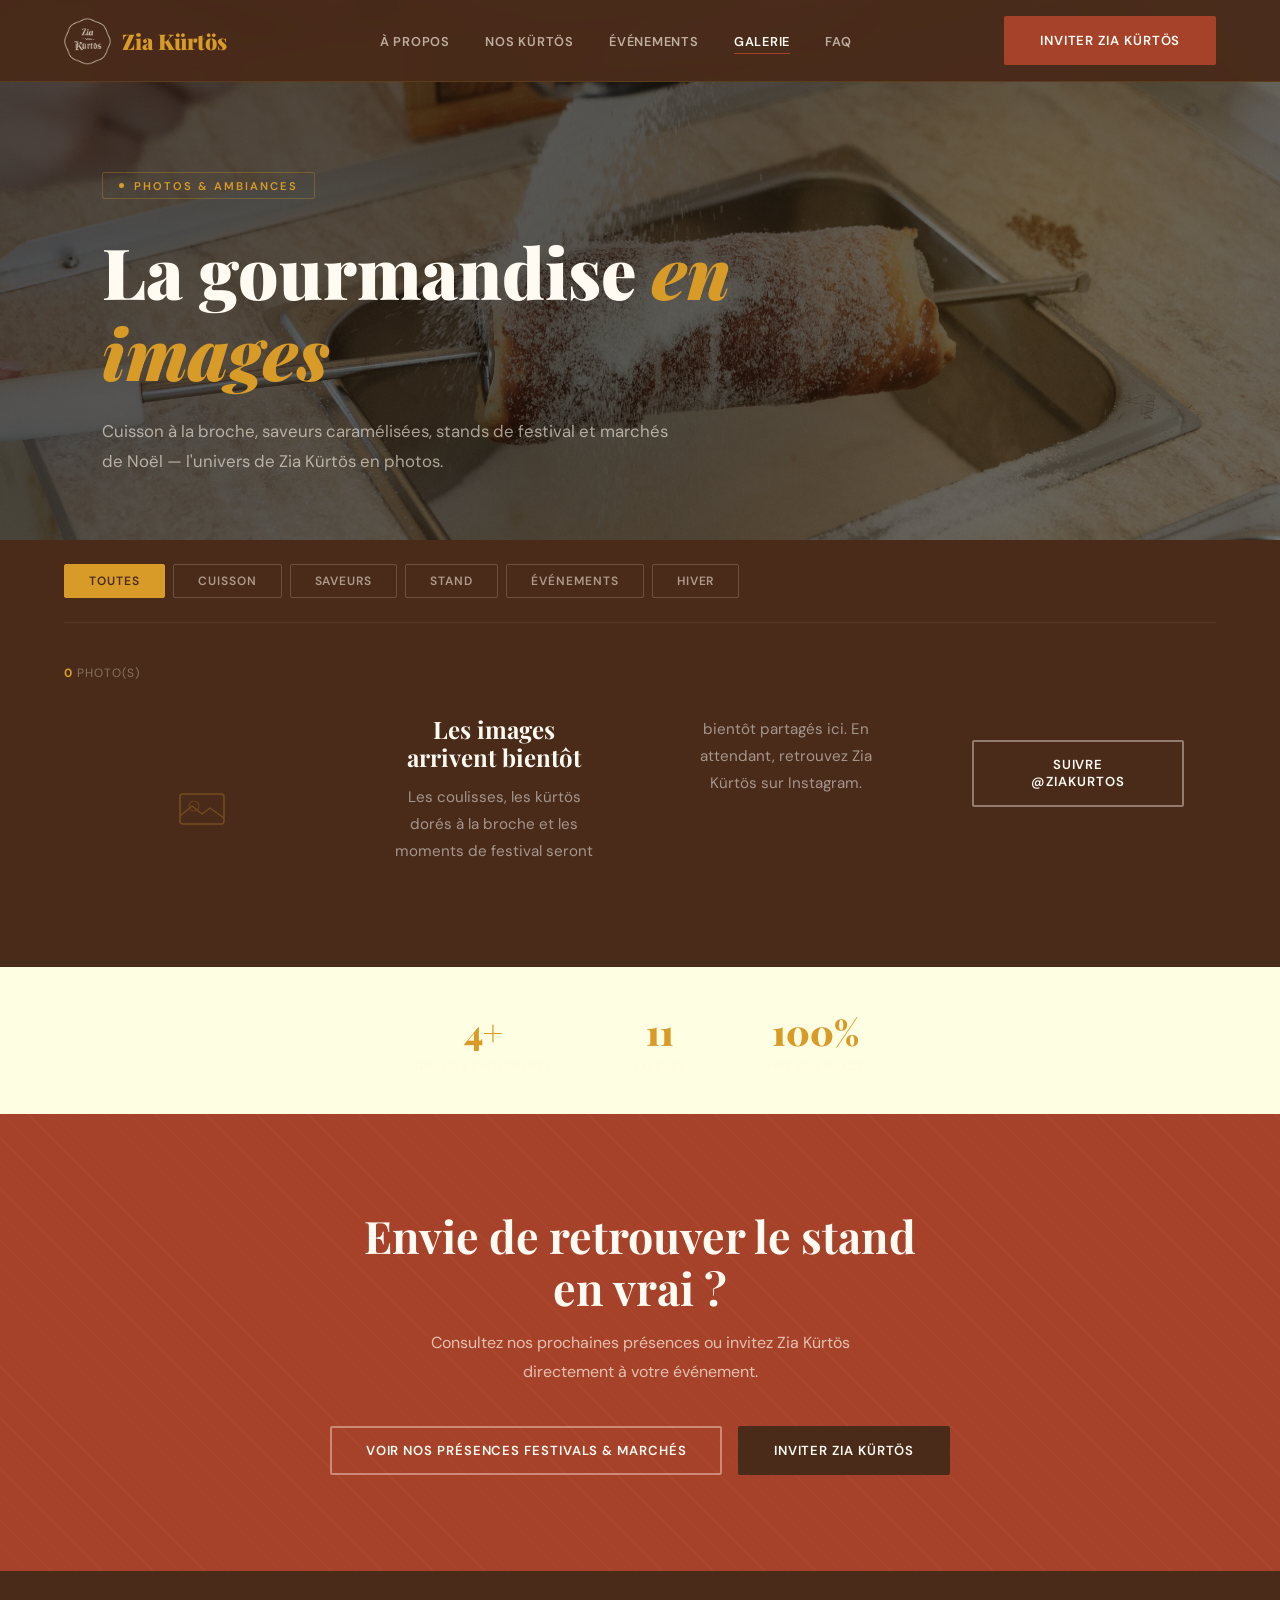
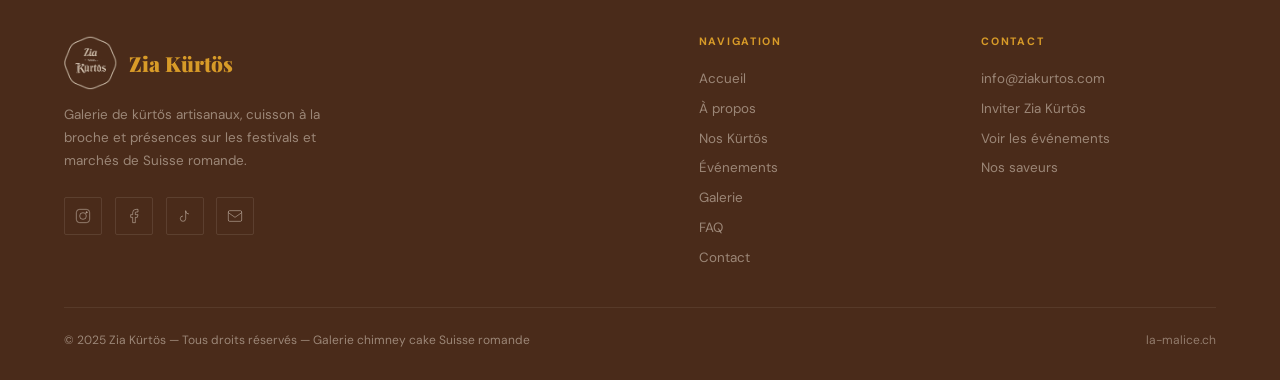
<file: galerie.html>
<!DOCTYPE html>
<html lang="fr">
<head>
<meta charset="UTF-8">
<meta name="viewport" content="width=device-width, initial-scale=1.0">
<title>Galerie Zia Kürtös – Chimney cakes, cuisson à la broche et événements en Suisse</title>
<meta name="description" content="Découvrez la galerie de Zia Kürtös : photos de kürtős artisanaux, cuisson à la broche, saveurs et présences au Montreux Jazz, Montreux Noël et festivals en Suisse.">
<meta property="og:title" content="Galerie Zia Kürtös – Chimney cakes et événements gourmands">
<meta property="og:type" content="website">
<meta property="og:url" content="https://ziakurtos.com/galerie.html">
<link rel="canonical" href="https://ziakurtos.com/galerie.html">
<link rel="preconnect" href="https://fonts.googleapis.com">
<link rel="preconnect" href="https://fonts.gstatic.com" crossorigin>
<link href="https://fonts.googleapis.com/css2?family=Playfair+Display:ital,wght@0,700;0,900;1,700&family=DM+Sans:opsz,wght@9..40,300;9..40,400;9..40,500;9..40,600&display=swap" rel="stylesheet">
<link rel="stylesheet" href="assets/css/styles.css">

<script type="application/ld+json">
{"@context":"https://schema.org","@graph":[
  {"@type":"Organization","@id":"https://ziakurtos.com/#org","name":"Zia Kürtös","url":"https://ziakurtos.com"},
  {"@type":"BreadcrumbList","itemListElement":[
    {"@type":"ListItem","position":1,"name":"Accueil","item":"https://ziakurtos.com/"},
    {"@type":"ListItem","position":2,"name":"Galerie","item":"https://ziakurtos.com/galerie.html"}
  ]}
]}
</script>
</head>
<body>

<div id="announcement" class="announcement" role="alert" aria-live="polite"></div>

<nav id="navbar" class="nav-dark" role="navigation" aria-label="Navigation principale">
  <a href="index.html" class="nav-logo logo-box" data-logo-box><img class="logo-img" src="assets/images/logo.webp" alt="Zia Kürtös" onload="imgFallback(this)" onerror="imgFallback(this)"><span class="logo-text">Zia <span>Kürtös</span></span></a>
  <ul class="nav-links">
    <li><a href="a-propos.html">À propos</a></li>
    <li><a href="nos-kurtos.html">Nos Kürtös</a></li>
    <li><a href="evenements.html">Événements</a></li>
    <li><a href="galerie.html" aria-current="page">Galerie</a></li>
    <li><a href="faq.html">FAQ</a></li>
  </ul>
  <div class="nav-cta-wrap">
    <a href="contact.html" id="navCta" class="btn btn-primary nav-cta-btn" data-cta-contact>Inviter Zia Kürtös</a>
  </div>
  <button class="burger" aria-label="Ouvrir le menu" aria-expanded="false">
    <span></span><span></span><span></span>
  </button>
</nav>

<div id="mobileMenu" class="mobile-menu mobile-menu--dark" role="dialog" aria-modal="true">
  <button class="mobile-menu-close" aria-label="Fermer">
    <svg width="24" height="24" viewBox="0 0 24 24" fill="none" stroke="currentColor" stroke-width="2"><line x1="18" y1="6" x2="6" y2="18"/><line x1="6" y1="6" x2="18" y2="18"/></svg>
  </button>
  <a href="index.html">Accueil</a>
  <a href="a-propos.html">À propos</a>
  <a href="nos-kurtos.html">Nos Kürtös</a>
  <a href="evenements.html">Événements</a>
  <a href="galerie.html">Galerie</a>
  <a href="faq.html">FAQ</a>
  <a href="contact.html" class="btn btn-primary" data-cta-contact>Inviter Zia Kürtös</a>
</div>

<header class="page-hero page-hero--galerie" role="banner">
  <div class="hero-noise" aria-hidden="true"></div>
  <div class="hero-glow" aria-hidden="true"></div>
  <div class="ph-label"><span class="ph-dot" aria-hidden="true"></span>Photos &amp; ambiances</div>
  <h1>La gourmandise <em>en images</em></h1>
  <p class="page-hero-sub">Cuisson à la broche, saveurs caramélisées, stands de festival et marchés de Noël — l'univers de Zia Kürtös en photos.</p>
</header>

<main>
<section class="gallery-section" aria-labelledby="gallery-title">
  <h2 id="gallery-title" style="position:absolute;width:1px;height:1px;overflow:hidden;clip:rect(0,0,0,0)">Galerie photo Zia Kürtös — kürtős artisanaux, cuisson et événements</h2>

  <!-- Filtres — gérés par main.js via data-filter-gallery -->
  <div class="filter-bar filter-bar--galerie" role="group" aria-label="Filtrer la galerie">
    <button class="filter-btn active" data-filter-gallery="all" aria-pressed="true">Toutes</button>
    <button class="filter-btn" data-filter-gallery="cuisson" aria-pressed="false">Cuisson</button>
    <button class="filter-btn" data-filter-gallery="saveurs" aria-pressed="false">Saveurs</button>
    <button class="filter-btn" data-filter-gallery="stand" aria-pressed="false">Stand</button>
    <button class="filter-btn" data-filter-gallery="événements" aria-pressed="false">Événements</button>
    <button class="filter-btn" data-filter-gallery="hiver" aria-pressed="false">Hiver</button>
  </div>

  <p class="gallery-count"><span id="visibleCount">0</span> photo(s)</p>

  <!-- ★ Galerie injectée par main.js → renderGalleryPage() ★ -->
  <div class="masonry" id="galleryGrid" role="list"></div>
</section>

<div class="stats-strip stats-strip--galerie">
  <div class="stats-inner">
    <div class="stat-item"><div class="stat-val">4+</div><div class="stat-label">Grands événements</div></div>
    <div class="stat-item"><div class="stat-val">11</div><div class="stat-label">Saveurs</div></div>
    <div class="stat-item"><div class="stat-val">100%</div><div class="stat-label">Fait sur place</div></div>
  </div>
</div>

<section class="cta-section" aria-labelledby="cta-title">
  <h2 id="cta-title">Envie de retrouver le stand en vrai&nbsp;?</h2>
  <p>Consultez nos prochaines présences ou invitez Zia Kürtös directement à votre événement.</p>
  <div class="cta-btns">
    <a href="evenements.html" class="btn btn-ghost">Voir nos présences festivals &amp; marchés</a>
    <a href="contact.html" class="btn btn-dark" data-cta-contact>Inviter Zia Kürtös</a>
  </div>
</section>
</main>

<!-- ★ Lightbox — IDs requis par main.js ★ -->
<div class="lightbox" id="lightbox" role="dialog" aria-modal="true" aria-label="Visionneuse d'image">
  <div class="lb-inner">
    <button class="lb-close" id="lbClose" aria-label="Fermer la visionneuse">
      <svg width="24" height="24" viewBox="0 0 24 24" fill="none" stroke="currentColor" stroke-width="2"><line x1="18" y1="6" x2="6" y2="18"/><line x1="6" y1="6" x2="18" y2="18"/></svg>
    </button>
    <button class="lb-nav lb-prev" id="lbPrev" aria-label="Image précédente">
      <svg width="16" height="16" viewBox="0 0 16 16" fill="none"><path d="M10 4 L6 8 L10 12" stroke="currentColor" stroke-width="1.5" stroke-linecap="round"/></svg>
    </button>
    <div class="lb-img-frame" id="lbFrame"></div>
    <p class="lb-caption" id="lbCaption"></p>
    <p class="lb-counter" id="lbCounter"></p>
    <button class="lb-nav lb-next" id="lbNext" aria-label="Image suivante">
      <svg width="16" height="16" viewBox="0 0 16 16" fill="none"><path d="M6 4 L10 8 L6 12" stroke="currentColor" stroke-width="1.5" stroke-linecap="round"/></svg>
    </button>
  </div>
</div>

<footer>
  <div class="footer-inner">
    <div class="footer-brand">
      <a href="index.html" class="footer-logo logo-box" data-logo-box><img class="logo-img" src="assets/images/logo.webp" alt="Zia Kürtös" onload="imgFallback(this)" onerror="imgFallback(this)"><span class="logo-text">Zia <span>Kürtös</span></span></a>
      <p>Galerie de kürtős artisanaux, cuisson à la broche et présences sur les festivals et marchés de Suisse romande.</p>
      <div class="footer-socials">
        <a href="https://www.instagram.com/ziakurtos/" target="_blank" rel="noopener noreferrer" aria-label="Instagram Zia Kürtös" data-instagram><svg width="16" height="16" viewBox="0 0 24 24" fill="none" stroke="currentColor" stroke-width="1.5"><rect x="2" y="2" width="20" height="20" rx="5"/><circle cx="12" cy="12" r="5"/><circle cx="17.5" cy="6.5" r="1" fill="currentColor"/></svg></a>
        <a href="https://www.facebook.com/zia.kurtos/" target="_blank" rel="noopener noreferrer" aria-label="Facebook Zia Kürtös" data-facebook><svg width="16" height="16" viewBox="0 0 24 24" fill="none" stroke="currentColor" stroke-width="1.5"><path d="M18 2h-3a5 5 0 0 0-5 5v3H7v4h3v8h4v-8h3l1-4h-4V7a1 1 0 0 1 1-1h3z"/></svg></a>
        <a href="#" aria-label="TikTok Zia Kürtös" data-tiktok><svg width="16" height="16" viewBox="0 0 24 24" fill="none" stroke="currentColor" stroke-width="1.5"><path d="M9 12a4 4 0 1 0 4 4V4a5 5 0 0 0 5 5"/></svg></a>
        <a href="mailto:info@ziakurtos.com" aria-label="Email Zia Kürtös" data-email><svg width="16" height="16" viewBox="0 0 24 24" fill="none" stroke="currentColor" stroke-width="1.5"><rect x="2" y="4" width="20" height="16" rx="2"/><path d="M2 7l10 7 10-7"/></svg></a>
      </div>
    </div>
    <div class="footer-col">
      <h4>Navigation</h4>
      <ul>
        <li><a href="index.html">Accueil</a></li>
        <li><a href="a-propos.html">À propos</a></li>
        <li><a href="nos-kurtos.html">Nos Kürtös</a></li>
        <li><a href="evenements.html">Événements</a></li>
        <li><a href="galerie.html">Galerie</a></li>
        <li><a href="faq.html">FAQ</a></li>
        <li><a href="contact.html">Contact</a></li>
      </ul>
    </div>
    <div class="footer-col">
      <h4>Contact</h4>
      <ul>
        <li><a href="mailto:info@ziakurtos.com" data-email>info@ziakurtos.com</a></li>
        <li><a href="contact.html" data-cta-contact>Inviter Zia Kürtös</a></li>
        <li><a href="evenements.html">Voir les événements</a></li>
        <li><a href="nos-kurtos.html">Nos saveurs</a></li>
      </ul>
    </div>
  </div>
  <div class="footer-bottom">
    <span>&copy; 2025 Zia Kürtös — Tous droits réservés — Galerie chimney cake Suisse romande</span>
    <span class="footer-credit" id="footerCredit">
      <a href="https://la-malice.ch/" target="_blank" rel="noopener noreferrer">la-malice.ch</a>
    </span>
  </div>
</footer>

<script src="assets/js/zia-data.js" defer></script>
<script src="assets/js/main.js" defer></script>
</body>
</html>
</file>
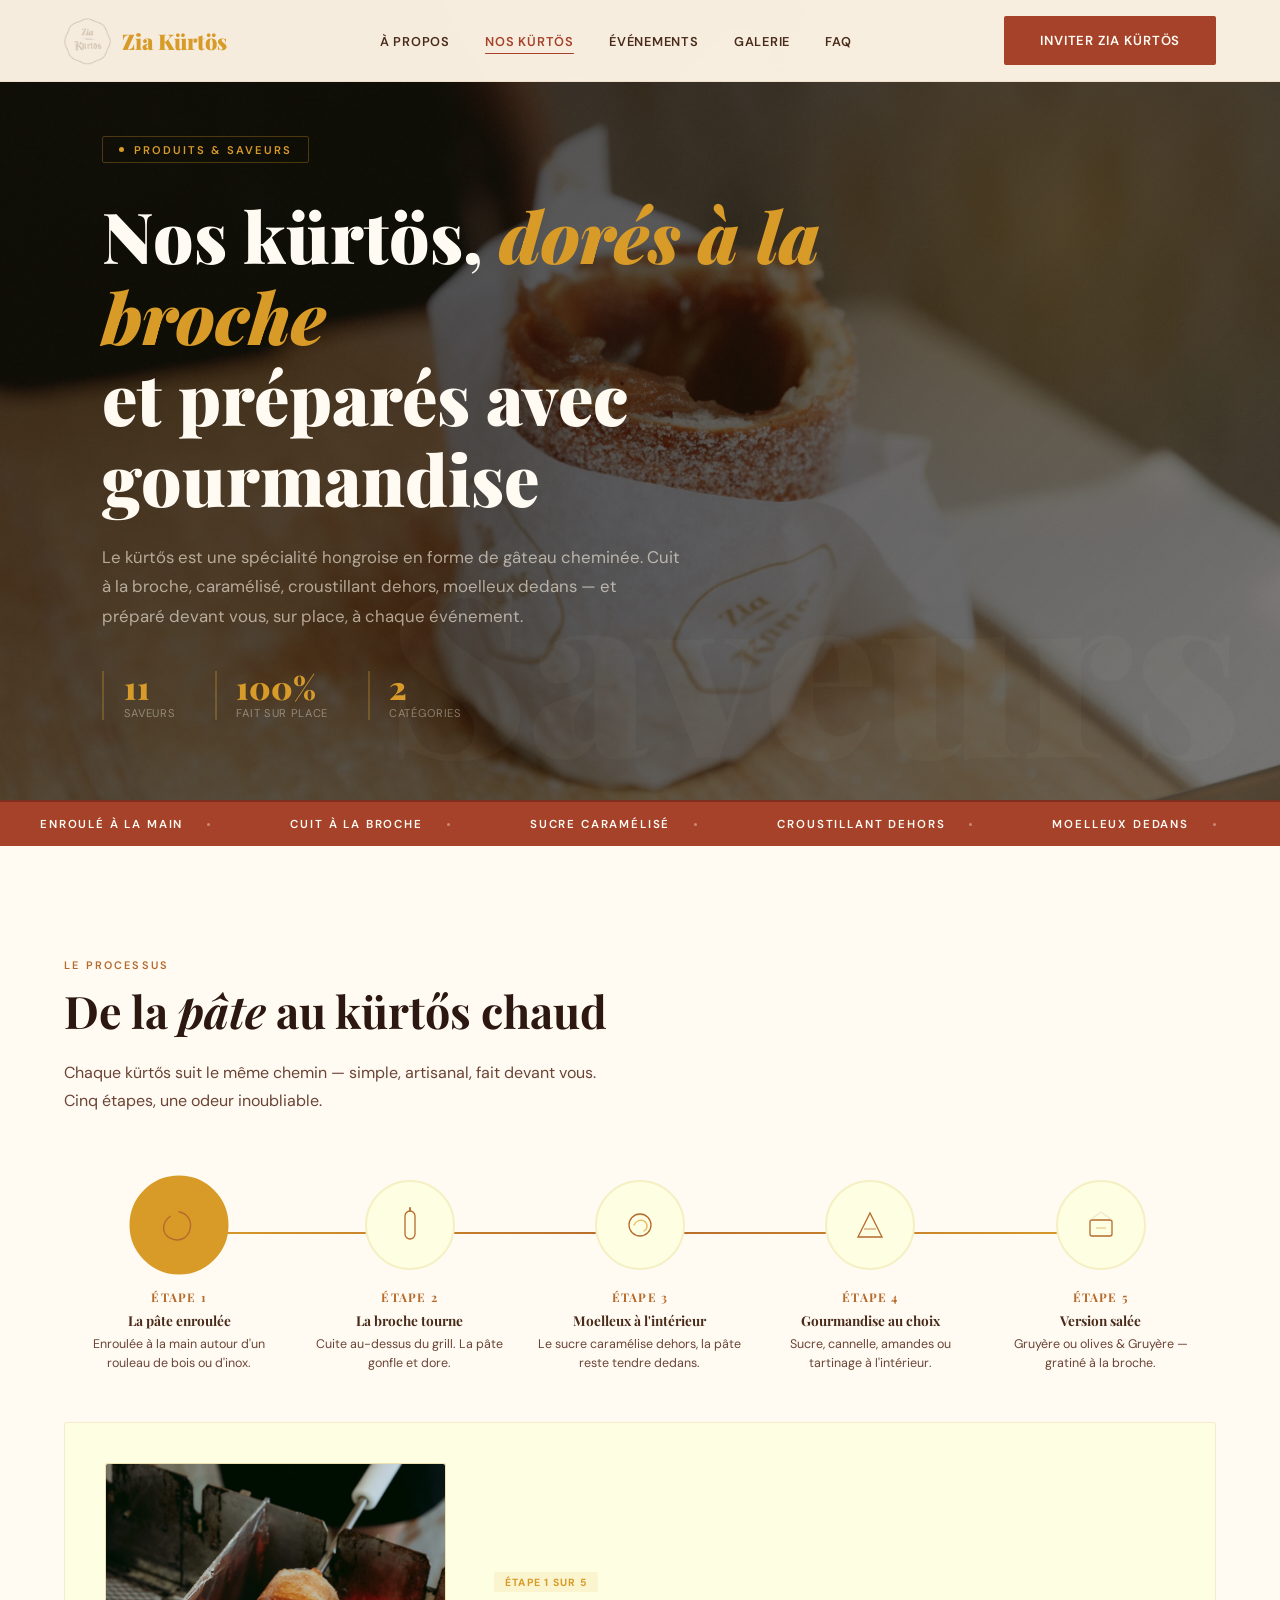
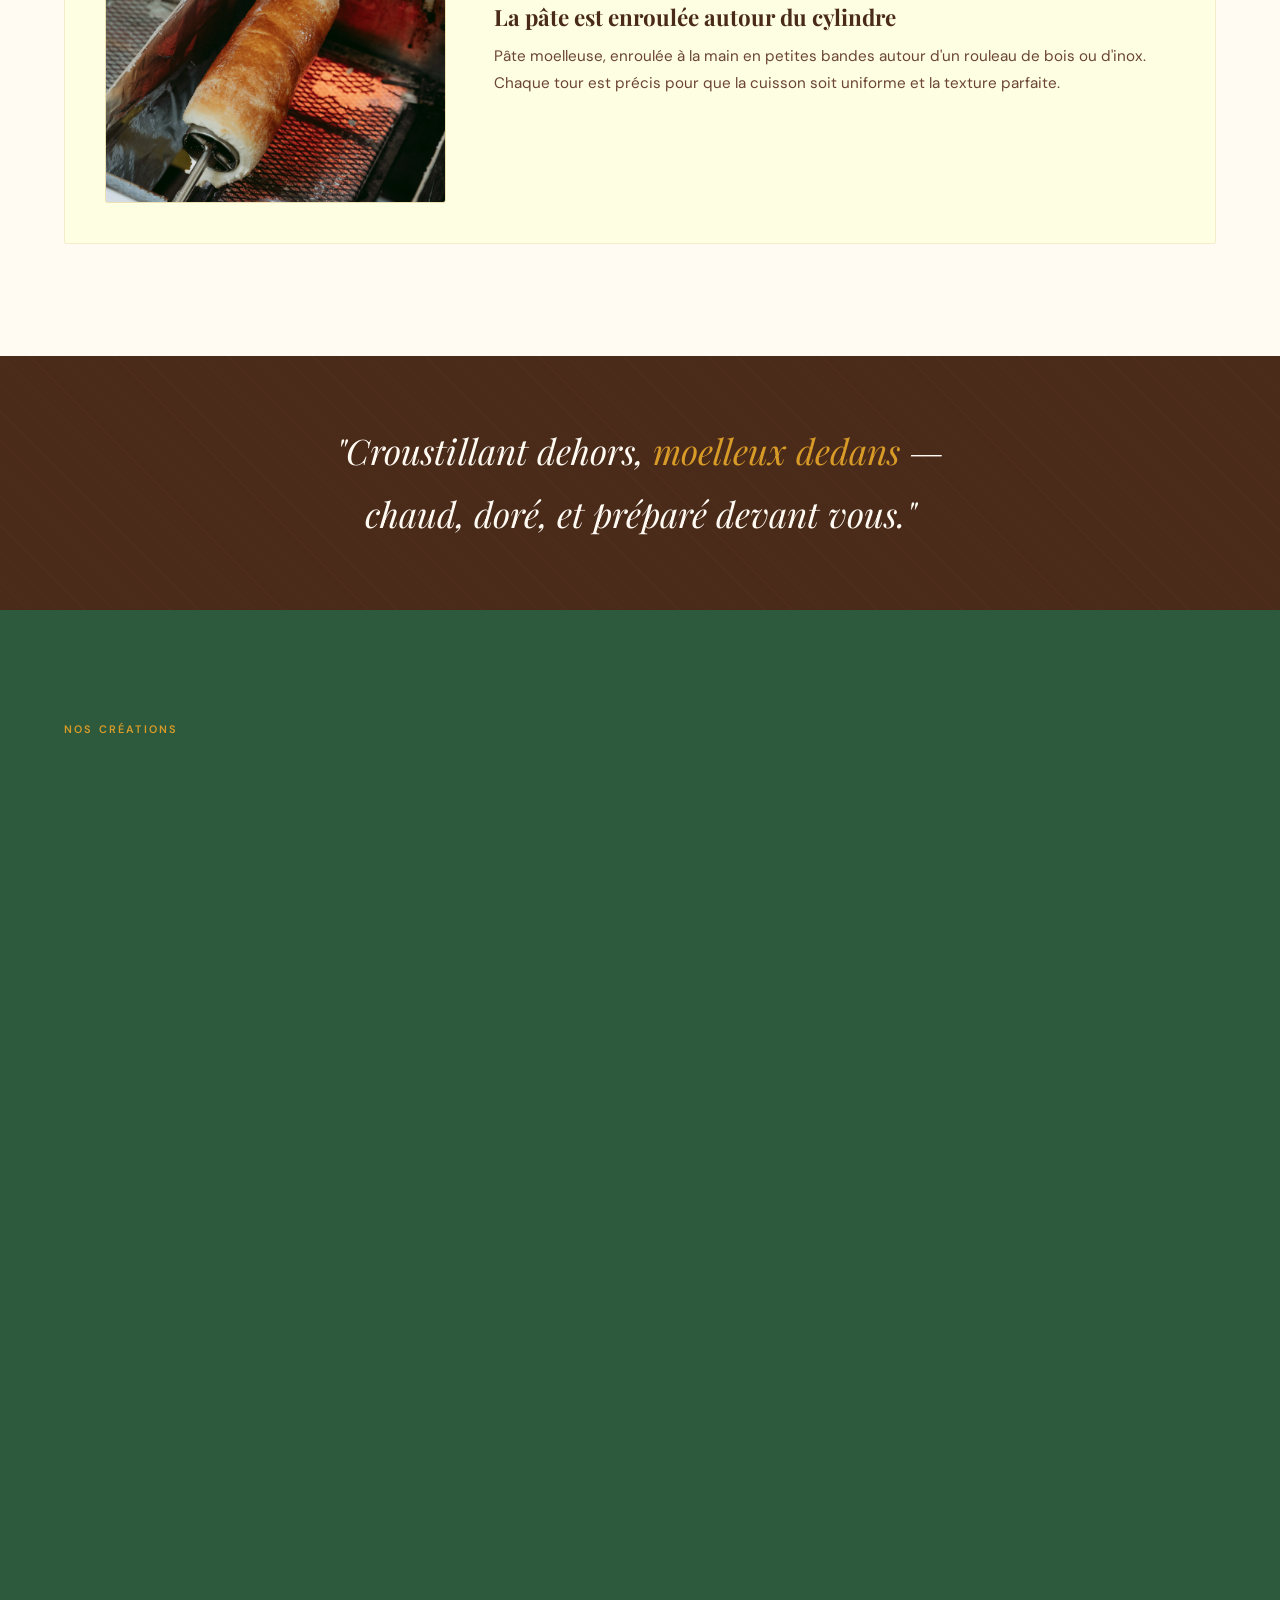
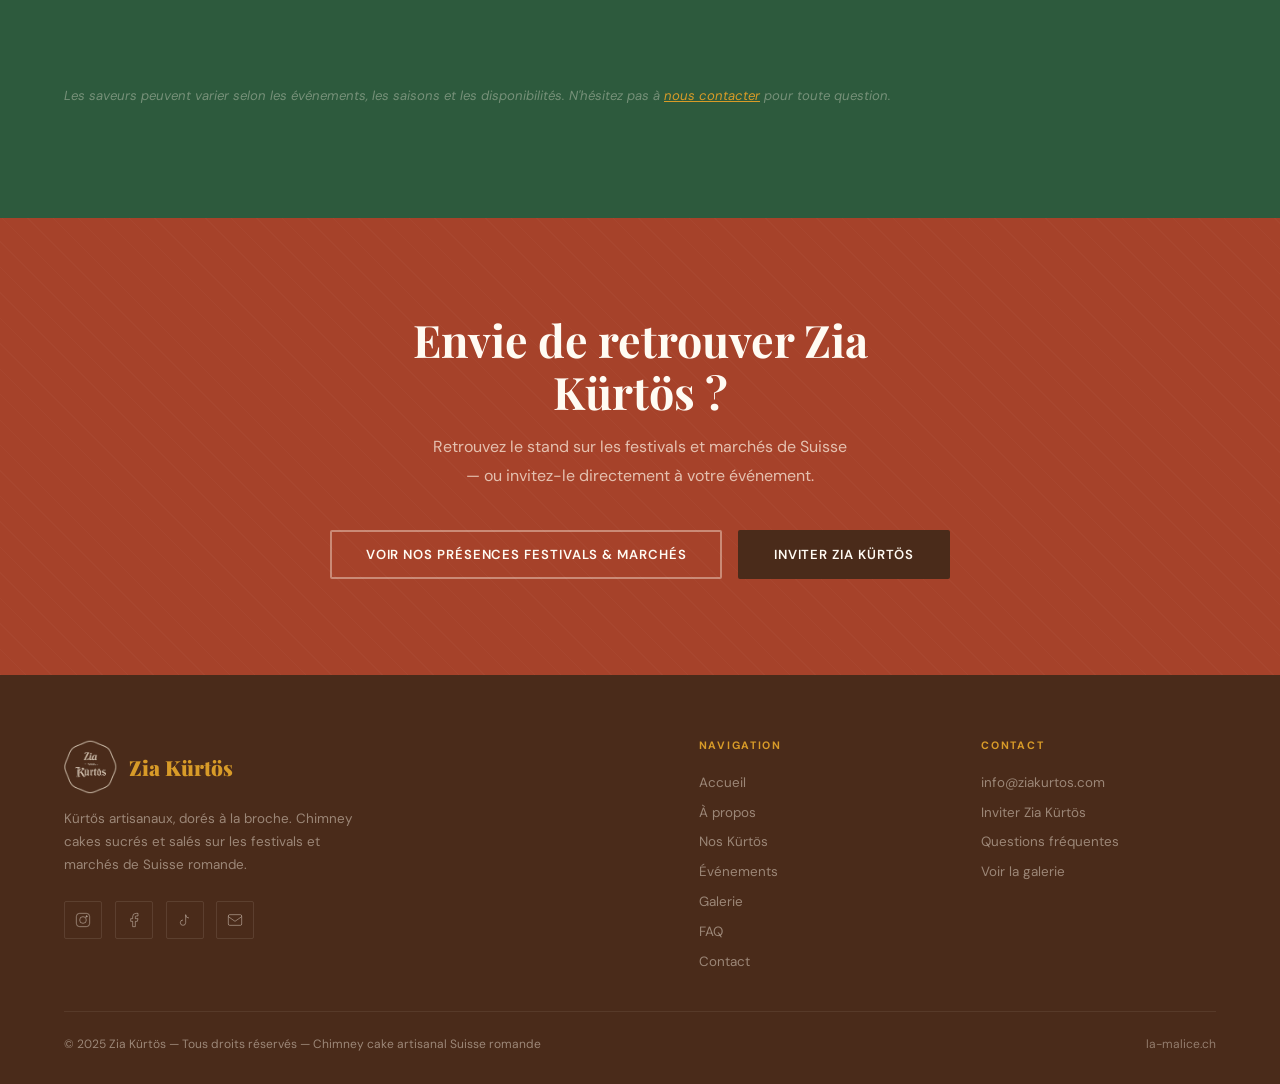
<file: nos-kurtos.html>
<!DOCTYPE html>
<html lang="fr">
<head>
<meta charset="UTF-8">
<meta name="viewport" content="width=device-width, initial-scale=1.0">
<title>Nos Kürtös – Gâteaux cheminée, chimney cakes et saveurs artisanales | Zia Kürtös</title>
<meta name="description" content="Découvrez les kürtös de Zia Kürtös : gâteaux cheminée cuits à la broche, caramélisés, croustillants dehors et moelleux dedans, en versions sucrées et salées.">
<meta property="og:title" content="Nos Kürtös – Chimney cakes artisanaux, saveurs sucrées et salées">
<meta property="og:type" content="website">
<meta property="og:url" content="https://ziakurtos.com/nos-kurtos.html">
<link rel="canonical" href="https://ziakurtos.com/nos-kurtos.html">
<link rel="preconnect" href="https://fonts.googleapis.com">
<link rel="preconnect" href="https://fonts.gstatic.com" crossorigin>
<link href="https://fonts.googleapis.com/css2?family=Playfair+Display:ital,wght@0,700;0,900;1,700&family=DM+Sans:opsz,wght@9..40,300;9..40,400;9..40,500;9..40,600&display=swap" rel="stylesheet">
<link rel="stylesheet" href="assets/css/styles.css">
</head>
<body>

<div id="announcement" class="announcement" role="alert" aria-live="polite"></div>

<nav id="navbar" role="navigation" aria-label="Navigation principale">
  <a href="index.html" class="nav-logo logo-box" data-logo-box><img class="logo-img" src="assets/images/logo.webp" alt="Zia Kürtös" onload="imgFallback(this)" onerror="imgFallback(this)"><span class="logo-text">Zia <span>Kürtös</span></span></a>
  <ul class="nav-links">
    <li><a href="a-propos.html">À propos</a></li>
    <li><a href="nos-kurtos.html" aria-current="page">Nos Kürtös</a></li>
    <li><a href="evenements.html">Événements</a></li>
    <li><a href="galerie.html">Galerie</a></li>
    <li><a href="faq.html">FAQ</a></li>
  </ul>
  <div class="nav-cta-wrap">
    <a href="contact.html" id="navCta" class="btn btn-primary nav-cta-btn" data-cta-contact>Inviter Zia Kürtös</a>
  </div>
  <button class="burger" aria-label="Ouvrir le menu" aria-expanded="false">
    <span></span><span></span><span></span>
  </button>
</nav>

<div id="mobileMenu" class="mobile-menu" role="dialog" aria-modal="true">
  <button class="mobile-menu-close" aria-label="Fermer">
    <svg width="24" height="24" viewBox="0 0 24 24" fill="none" stroke="currentColor" stroke-width="2"><line x1="18" y1="6" x2="6" y2="18"/><line x1="6" y1="6" x2="18" y2="18"/></svg>
  </button>
  <a href="index.html">Accueil</a>
  <a href="a-propos.html">À propos</a>
  <a href="nos-kurtos.html">Nos Kürtös</a>
  <a href="evenements.html">Événements</a>
  <a href="galerie.html">Galerie</a>
  <a href="faq.html">FAQ</a>
  <a href="contact.html" class="btn btn-primary" data-cta-contact>Inviter Zia Kürtös</a>
</div>

<header class="page-hero page-hero--nos-kurtos" role="banner">
  <div class="hero-bg-glow" aria-hidden="true"></div>
  <div class="hero-noise" aria-hidden="true"></div>
  <span class="hero-bg-word" aria-hidden="true">Saveurs</span>
  <div class="ph-label"><span class="ph-dot" aria-hidden="true"></span>Produits &amp; saveurs</div>
  <h1>Nos kürtös, <em>dorés à la broche</em><br>et préparés avec gourmandise</h1>
  <p class="page-hero-sub">Le kürtős est une spécialité hongroise en forme de gâteau cheminée. Cuit à la broche, caramélisé, croustillant dehors, moelleux dedans — et préparé devant vous, sur place, à chaque événement.</p>
  <div class="hero-stats">
    <div class="hero-stat"><div class="hero-stat-val">11</div><div class="hero-stat-label">Saveurs</div></div>
    <div class="hero-stat"><div class="hero-stat-val">100%</div><div class="hero-stat-label">Fait sur place</div></div>
    <div class="hero-stat"><div class="hero-stat-val">2</div><div class="hero-stat-label">Catégories</div></div>
  </div>
</header>

<div class="marquee-bar-rouge" aria-hidden="true">
  <div class="marquee-track">
    <span class="marquee-item">Enroulé à la main<span class="marquee-sep"></span></span>
    <span class="marquee-item">Cuit à la broche<span class="marquee-sep"></span></span>
    <span class="marquee-item">Sucre caramélisé<span class="marquee-sep"></span></span>
    <span class="marquee-item">Croustillant dehors<span class="marquee-sep"></span></span>
    <span class="marquee-item">Moelleux dedans<span class="marquee-sep"></span></span>
    <span class="marquee-item">Servi chaud<span class="marquee-sep"></span></span>
    <span class="marquee-item">Sucré &amp; salé<span class="marquee-sep"></span></span>
    <span class="marquee-item">Fait sur place<span class="marquee-sep"></span></span>
    <span class="marquee-item">Enroulé à la main<span class="marquee-sep"></span></span>
    <span class="marquee-item">Cuit à la broche<span class="marquee-sep"></span></span>
    <span class="marquee-item">Sucre caramélisé<span class="marquee-sep"></span></span>
    <span class="marquee-item">Croustillant dehors<span class="marquee-sep"></span></span>
    <span class="marquee-item">Moelleux dedans<span class="marquee-sep"></span></span>
    <span class="marquee-item">Servi chaud<span class="marquee-sep"></span></span>
    <span class="marquee-item">Sucré &amp; salé<span class="marquee-sep"></span></span>
    <span class="marquee-item">Fait sur place<span class="marquee-sep"></span></span>
  </div>
</div>

<!-- PROCESSUS — 5 étapes -->
<section class="timeline" aria-labelledby="timeline-title">
  <div class="timeline-inner">
    <span class="s-label">Le processus</span>
    <h2 class="s-title reveal" id="timeline-title">De la <em>pâte</em> au kürtős chaud</h2>
    <p class="reveal" style="color:var(--gris);max-width:560px;font-size:1rem">Chaque kürtős suit le même chemin — simple, artisanal, fait devant vous. Cinq étapes, une odeur inoubliable.</p>

    <!-- 5 étapes -->
    <div class="timeline-steps steps-5" role="tablist" aria-label="Étapes de préparation du kürtős">

      <div class="tl-step active" role="tab" aria-selected="true" tabindex="0" data-step="0"
           onclick="setStep(0)" onkeydown="if(event.key==='Enter'||event.key===' ')setStep(0)">
        <div class="tl-icon-wrap" aria-hidden="true">
          <svg width="36" height="36" viewBox="0 0 36 36" fill="none" stroke="#B66A2C" stroke-width="1.3"><path d="M18 6 C26 8 30 14 28 22 C26 30 18 34 10 30 C2 26 2 16 10 10" stroke-linecap="round"/></svg>
        </div>
        <span class="tl-num">Étape 1</span>
        <h3>La pâte enroulée</h3>
        <p>Enroulée à la main autour d'un rouleau de bois ou d'inox.</p>
      </div>

      <div class="tl-step" role="tab" aria-selected="false" tabindex="0" data-step="1"
           onclick="setStep(1)" onkeydown="if(event.key==='Enter'||event.key===' ')setStep(1)">
        <div class="tl-icon-wrap" aria-hidden="true">
          <svg width="36" height="36" viewBox="0 0 36 36" fill="none" stroke="#B66A2C" stroke-width="1.3"><rect x="13" y="4" width="10" height="28" rx="5"/><line x1="18" y1="1" x2="18" y2="4" stroke-linecap="round" stroke-width="1.8"/></svg>
        </div>
        <span class="tl-num">Étape 2</span>
        <h3>La broche tourne</h3>
        <p>Cuite au-dessus du grill. La pâte gonfle et dore.</p>
      </div>

      <!-- ÉTAPE 3 MISE À JOUR -->
      <div class="tl-step" role="tab" aria-selected="false" tabindex="0" data-step="2"
           onclick="setStep(2)" onkeydown="if(event.key==='Enter'||event.key===' ')setStep(2)">
        <div class="tl-icon-wrap" aria-hidden="true">
          <svg width="36" height="36" viewBox="0 0 36 36" fill="none" stroke="#B66A2C" stroke-width="1.3"><circle cx="18" cy="18" r="11"/><path d="M12 18 C14 14 18 12 22 14 C26 16 26 22 22 24" stroke="#D89B28" stroke-linecap="round" opacity=".7"/></svg>
        </div>
        <span class="tl-num">Étape 3</span>
        <h3>Moelleux à l'intérieur</h3>
        <p>Le sucre caramélise dehors, la pâte reste tendre dedans.</p>
      </div>

      <!-- ÉTAPE 4 MISE À JOUR -->
      <div class="tl-step" role="tab" aria-selected="false" tabindex="0" data-step="3"
           onclick="setStep(3)" onkeydown="if(event.key==='Enter'||event.key===' ')setStep(3)">
        <div class="tl-icon-wrap" aria-hidden="true">
          <svg width="36" height="36" viewBox="0 0 36 36" fill="none" stroke="#B66A2C" stroke-width="1.3"><path d="M6 30 L18 6 L30 30 Z"/><line x1="12" y1="22" x2="24" y2="22" opacity=".6"/></svg>
        </div>
        <span class="tl-num">Étape 4</span>
        <h3>Gourmandise au choix</h3>
        <p>Sucre, cannelle, amandes ou tartinage à l'intérieur.</p>
      </div>

      <!-- ÉTAPE 5 — NOUVELLE -->
      <div class="tl-step" role="tab" aria-selected="false" tabindex="0" data-step="4"
           onclick="setStep(4)" onkeydown="if(event.key==='Enter'||event.key===' ')setStep(4)">
        <div class="tl-icon-wrap" aria-hidden="true">
          <svg width="36" height="36" viewBox="0 0 36 36" fill="none" stroke="#B66A2C" stroke-width="1.3"><rect x="7" y="13" width="22" height="16" rx="2" fill="none"/><path d="M7 13 L18 5 L29 13" stroke="#EAD7B7" stroke-width="1.1" fill="none" opacity=".6"/><line x1="13" y1="21" x2="23" y2="21" stroke="#D89B28" stroke-width=".9" opacity=".7"/></svg>
        </div>
        <span class="tl-num">Étape 5</span>
        <h3>Version salée</h3>
        <p>Gruyère ou olives &amp; Gruyère — gratiné à la broche.</p>
      </div>

    </div><!-- /timeline-steps -->

    <!-- Panneau détail interactif -->
    <div class="tl-detail" id="tl-detail" role="tabpanel">
      <div class="tl-detail-img" data-img-box role="img" id="tl-detail-img" aria-label="Étape 1 — La pâte enroulée">
        <img id="tl-detail-photo" src="assets/images/kurtos-cuisson-broche.webp" alt="Pâte kürtős enroulée à la main sur un rouleau de bois" loading="lazy" onload="imgFallback(this)" onerror="imgFallback(this)">
      </div>
      <div class="tl-detail-txt">
        <span class="tl-detail-tag" id="tl-detail-tag">Étape 1 sur 5</span>
        <h4 id="tl-detail-title">La pâte est enroulée autour du cylindre</h4>
        <p id="tl-detail-desc">Pâte moelleuse, enroulée à la main en petites bandes autour d'un rouleau de bois ou d'inox. Chaque tour est précis pour que la cuisson soit uniforme et la texture parfaite.</p>
      </div>
    </div>

  </div>
</section>

<!-- ★ SECTION "LE PRODUIT" SUPPRIMÉE ★ -->

<div class="texture-strip" aria-hidden="true">
  <p>"Croustillant dehors, <em>moelleux dedans</em> — chaud, doré, et préparé devant vous."</p>
</div>

<!-- SAVEURS — filtres Sucré / Salé uniquement -->
<section class="saveurs-section" aria-labelledby="saveurs-title">
  <div class="container">
    <span class="s-label">Nos créations</span>
    <h2 class="s-title reveal" id="saveurs-title" style="color:var(--blanc)">Choisissez <em>votre saveur</em></h2>
    <p class="reveal" style="color:rgba(255,246,232,.6);font-size:1rem;max-width:540px;margin-bottom:2rem;line-height:1.75">
      Des saveurs sucrées, croustillantes ou gourmandes, et des versions salées originales — préparées sur place selon les événements et les saisons.
    </p>

    <!-- FILTRES : Sucré / Salé uniquement -->
    <div class="filter-bar reveal" role="group" aria-label="Filtrer les saveurs">
      <button class="filter-btn active" data-filter-flavors="all" aria-pressed="true">Toutes les saveurs</button>
      <button class="filter-btn" data-filter-flavors="sucré" aria-pressed="false">Sucrées</button>
      <button class="filter-btn" data-filter-flavors="salé" aria-pressed="false">Salées</button>
    </div>

    <!-- ★ Saveurs injectées par main.js → renderFlavorsPage() ★ -->
    <div id="flavorsList" class="saveurs-grid" role="list"></div>

    <p class="saveurs-note">Les saveurs peuvent varier selon les événements, les saisons et les disponibilités. N'hésitez pas à <a href="contact.html" style="color:var(--dore)">nous contacter</a> pour toute question.</p>
  </div>
</section>

<section class="cta-section" aria-labelledby="cta-title">
  <h2 id="cta-title">Envie de retrouver Zia Kürtös&nbsp;?</h2>
  <p>Retrouvez le stand sur les festivals et marchés de Suisse — ou invitez-le directement à votre événement.</p>
  <div class="cta-btns">
    <a href="evenements.html" class="btn btn-ghost">Voir nos présences festivals &amp; marchés</a>
    <a href="contact.html" class="btn" style="background:var(--brun);color:var(--blanc);border:2px solid var(--brun)" data-cta-contact>Inviter Zia Kürtös à un événement</a>
  </div>
</section>

<footer>
  <div class="footer-inner">
    <div class="footer-brand">
      <a href="index.html" class="footer-logo logo-box" data-logo-box><img class="logo-img" src="assets/images/logo.webp" alt="Zia Kürtös" onload="imgFallback(this)" onerror="imgFallback(this)"><span class="logo-text">Zia <span>Kürtös</span></span></a>
      <p>Kürtős artisanaux, dorés à la broche. Chimney cakes sucrés et salés sur les festivals et marchés de Suisse romande.</p>
      <div class="footer-socials">
        <a href="https://www.instagram.com/ziakurtos/" target="_blank" rel="noopener noreferrer" aria-label="Instagram" data-instagram><svg width="16" height="16" viewBox="0 0 24 24" fill="none" stroke="currentColor" stroke-width="1.5"><rect x="2" y="2" width="20" height="20" rx="5"/><circle cx="12" cy="12" r="5"/><circle cx="17.5" cy="6.5" r="1" fill="currentColor"/></svg></a>
        <a href="https://www.facebook.com/zia.kurtos/" target="_blank" rel="noopener noreferrer" aria-label="Facebook" data-facebook><svg width="16" height="16" viewBox="0 0 24 24" fill="none" stroke="currentColor" stroke-width="1.5"><path d="M18 2h-3a5 5 0 0 0-5 5v3H7v4h3v8h4v-8h3l1-4h-4V7a1 1 0 0 1 1-1h3z"/></svg></a>
        <a href="#" aria-label="TikTok" data-tiktok><svg width="16" height="16" viewBox="0 0 24 24" fill="none" stroke="currentColor" stroke-width="1.5"><path d="M9 12a4 4 0 1 0 4 4V4a5 5 0 0 0 5 5"/></svg></a>
        <a href="mailto:info@ziakurtos.com" aria-label="Email" data-email><svg width="16" height="16" viewBox="0 0 24 24" fill="none" stroke="currentColor" stroke-width="1.5"><rect x="2" y="4" width="20" height="16" rx="2"/><path d="M2 7l10 7 10-7"/></svg></a>
      </div>
    </div>
    <div class="footer-col">
      <h4>Navigation</h4>
      <ul>
        <li><a href="index.html">Accueil</a></li>
        <li><a href="a-propos.html">À propos</a></li>
        <li><a href="nos-kurtos.html">Nos Kürtös</a></li>
        <li><a href="evenements.html">Événements</a></li>
        <li><a href="galerie.html">Galerie</a></li>
        <li><a href="faq.html">FAQ</a></li>
        <li><a href="contact.html">Contact</a></li>
      </ul>
    </div>
    <div class="footer-col">
      <h4>Contact</h4>
      <ul>
        <li><a href="mailto:info@ziakurtos.com" data-email>info@ziakurtos.com</a></li>
        <li><a href="contact.html" data-cta-contact>Inviter Zia Kürtös</a></li>
        <li><a href="faq.html">Questions fréquentes</a></li>
        <li><a href="galerie.html">Voir la galerie</a></li>
      </ul>
    </div>
  </div>
  <div class="footer-bottom">
    <span>&copy; 2025 Zia Kürtös — Tous droits réservés — Chimney cake artisanal Suisse romande</span>
    <span class="footer-credit" id="footerCredit">
      <a href="https://la-malice.ch/" target="_blank" rel="noopener noreferrer">la-malice.ch</a>
    </span>
  </div>
</footer>

<script src="assets/js/zia-data.js" defer></script>
<script src="assets/js/main.js" defer></script>
</body>
</html>
</file>
<file: assets/css/styles.css>
/* ═══════════════════════════════════════════════════════════════════════════
   Zia Kürtös — assets/css/styles.css
   Source unique de vérité pour tous les styles du site.

   POUR CHANGER LES COULEURS → variables du thème dans :root et [data-theme]
   POUR CHANGER UN COMPOSANT → trouver la section concernée ci-dessous

   TABLE DES MATIÈRES
   ─────────────────────────────────────────────────────────────────────────
   01. Variables & Thèmes
   02. Reset & Base
   03. Typographie
   04. Utilitaires
   05. Annonce
   06. Navigation
   07. Menu mobile
   08. Boutons
   09. Marquee
   10. Animations reveal
   11. Footer
   12. Composants partagés (sections, labels, cards communes)
   13. HOME — index.html
   14. À PROPOS — a-propos.html
   15. NOS KÜRTÖS — nos-kurtos.html
   16. ÉVÉNEMENTS — evenements.html
   17. GALERIE — galerie.html
   18. FAQ — faq.html
   19. CONTACT — contact.html
   20. Responsive — 960px
   21. Responsive — 620px
   22. Préférence reduced-motion
   ═══════════════════════════════════════════════════════════════════════════ */


/* ══════════════════════════════════════════════════════════════════════════
   01. VARIABLES & THÈMES
   ══════════════════════════════════════════════════════════════════════════ */

:root {
  /* Palette de base */
  --creme:   #FFF6E8;
  --beige:   #EAD7B7;
  --dore:    #D89B28;
  --caramel: #B66A2C;
  --brun:    #4A2B1A;
  --sapin:   #173F35;
  --rouge:   #A6422A;
  --rouge2:  #7F2F20;
  --blanc:   #FFFBF3;
  --texte:   #2C1810;
  --gris:    #6B4435;

  /* Alias sémantiques — modifiez ici pour un impact global */
  --color-primary:  var(--rouge);
  --color-accent:   var(--dore);
  --color-bg:       var(--creme);
  --color-text:     var(--texte);
  --color-footer:   var(--brun);
  --color-dark:     var(--brun);
  --color-darker:   var(--sapin);
  --color-border:   rgba(182,106,44,.12);
  --color-shadow:   rgba(74,43,26,.08);
  --color-shadow-md:rgba(74,43,26,.14);
}

/* Thème été (défaut) — overridé par main.js via ZIA_THEME */
[data-theme="summer"] {
  --creme:   #FEFEE2;
  --beige:   #F5F0C4;
  --sapin:   #2D5A3D;
}

/* Thème hiver */
[data-theme="winter"] {
  --creme:   #FFF6E8;
  --beige:   #EAD7B7;
  --sapin:   #173F35;
}


/* ══════════════════════════════════════════════════════════════════════════
   02. RESET & BASE
   ══════════════════════════════════════════════════════════════════════════ */

*, *::before, *::after { box-sizing: border-box; margin: 0; padding: 0; }
html { scroll-behavior: smooth; }
body {
  font-family: 'DM Sans', sans-serif;
  background: var(--creme);
  color: var(--texte);
  overflow-x: hidden;
}
img { display: block; max-width: 100%; }


/* ══════════════════════════════════════════════════════════════════════════
   03. TYPOGRAPHIE
   ══════════════════════════════════════════════════════════════════════════ */

h1, h2, h3, h4 { font-family: 'Playfair Display', serif; line-height: 1.15; }
h1 { font-size: clamp(2.4rem, 5.5vw, 4.8rem); font-weight: 900; }
h2 { font-size: clamp(1.8rem, 3.5vw,   3rem); font-weight: 700; }
h3 { font-size: clamp(1rem,   2vw,    1.3rem); font-weight: 700; }
h4 { font-size: clamp(.9rem,  1.5vw,  1.1rem); font-weight: 700; }
p  { line-height: 1.78; }
em { font-style: italic; }
a  { color: inherit; }


/* ══════════════════════════════════════════════════════════════════════════
   04. UTILITAIRES
   ══════════════════════════════════════════════════════════════════════════ */

.text-white  { color: var(--blanc); }
.text-gold   { color: var(--dore); }
.text-muted  { color: var(--gris); }
.text-light  { color: rgba(255,246,232,.6); }
.text-sm     { font-size: .88rem; }
.text-xs     { font-size: .78rem; }
.empty-state {
  text-align: center; padding: 4rem 2rem; grid-column: 1 / -1;
}
.empty-state h3 {
  font-family: 'Playfair Display', serif; font-size: 1.4rem; font-weight: 700;
  margin-bottom: .8rem; color: var(--blanc);
}
.empty-state p  { font-size: .95rem; color: rgba(255,255,255,.5); line-height: 1.75; margin-bottom: 1.5rem; }
.empty-state .btn { margin-top: .5rem; }

/* Variante fond clair */
.empty-state--light h3  { color: var(--texte); }
.empty-state--light p   { color: var(--gris); }

/* Icône SVG centrée dans les états vides (injectée par main.js) */
.empty-state-icon { margin: 0 auto 1.5rem; display: block; opacity: .35; }
@keyframes blink    { 0%,100%{opacity:1} 50%{opacity:.3} }
@keyframes blink-dot{ 0%,100%{opacity:1} 50%{opacity:.3} }


/* ══════════════════════════════════════════════════════════════════════════
   05. ANNONCE (bandeau doré global)
   ══════════════════════════════════════════════════════════════════════════ */

.announcement {
  background: var(--dore); color: var(--brun); text-align: center;
  padding: .6rem 2rem; font-size: .78rem; font-weight: 700;
  letter-spacing: .08em; text-transform: uppercase; display: none;
}
.announcement.visible { display: block; }


/* ══════════════════════════════════════════════════════════════════════════
   06. NAVIGATION
   ══════════════════════════════════════════════════════════════════════════ */

nav {
  position: fixed; top: 0; left: 0; right: 0; z-index: 200;
  display: flex; align-items: center; justify-content: space-between;
  padding: 1rem 5%;
  background: rgba(255,246,232,.96);
  backdrop-filter: blur(12px);
  border-bottom: 1px solid rgba(182,106,44,.1);
  transition: box-shadow .3s, padding .3s;
}
nav.scrolled {
  box-shadow: 0 4px 28px rgba(74,43,26,.1);
  padding: .7rem 5%;
}

/* Nav transparente sur fond sombre (home) */
nav.nav-transparent {
  background: rgba(255,246,232,0);
  backdrop-filter: blur(0);
  border-bottom-color: transparent;
}
nav.nav-transparent.scrolled {
  background: rgba(255,246,232,.97);
  backdrop-filter: blur(14px);
  border-bottom-color: rgba(182,106,44,.1);
}

.nav-logo {
  font-family: 'Playfair Display', serif; font-size: 1.35rem; font-weight: 900;
  color: var(--brun); text-decoration: none; transition: color .3s;
  display: flex; align-items: center; gap: .65rem;
}
nav.nav-transparent .nav-logo { color: var(--blanc); }
nav.nav-transparent.scrolled .nav-logo { color: var(--brun); }
.nav-logo span { color: var(--dore); }

/* Logo image + texte affichés ensemble (image à gauche, texte "Zia Kürtös" à
   droite). Si le fichier venait à manquer, seul le texte reste affiché — voir
   imgFallback() dans main.js. [data-logo-box] se comporte à l'inverse de
   [data-img-box] : au lieu de masquer tout le bloc, seule l'image en échec
   est cachée ; le lien et son texte restent donc toujours visibles. */
.logo-box .logo-img  { height: 3rem; width: auto; display: block; }
.logo-box.is-missing .logo-img { display: none; }

.nav-links { display: flex; gap: 2.2rem; list-style: none; }
.nav-links a {
  text-decoration: none; color: var(--brun); font-size: .8rem; font-weight: 600;
  letter-spacing: .06em; text-transform: uppercase; position: relative; transition: color .2s;
}
nav.nav-transparent .nav-links a { color: rgba(255,246,232,.8); }
nav.nav-transparent.scrolled .nav-links a { color: var(--brun); }
.nav-links a::after {
  content: ''; position: absolute; bottom: -4px; left: 0; width: 0;
  height: 1.5px; background: var(--color-primary); transition: width .25s; border-radius: 1px;
}
.nav-links a:hover,
.nav-links a[aria-current="page"] { color: var(--color-primary); }
nav.nav-transparent .nav-links a:hover { color: var(--blanc); }
.nav-links a:hover::after,
.nav-links a[aria-current="page"]::after { width: 100%; }

.nav-cta-btn { padding: .6rem 1.5rem; font-size: .75rem; }

.burger {
  display: none; flex-direction: column; gap: 5px;
  cursor: pointer; background: none; border: none; padding: 4px;
}
.burger span {
  width: 24px; height: 2px; background: var(--brun);
  border-radius: 2px; display: block; transition: background .3s;
}
nav.nav-transparent .burger span { background: var(--blanc); }
nav.nav-transparent.scrolled .burger span { background: var(--brun); }

/* Nav toujours sombre (galerie : fond brun sur toute la page, jamais de fond clair) */
nav.nav-dark {
  background: rgba(74,43,26,.97);
  backdrop-filter: blur(12px);
  border-bottom-color: rgba(216,155,40,.15);
}
nav.nav-dark.scrolled { box-shadow: 0 4px 28px rgba(0,0,0,.3); }
nav.nav-dark .nav-logo { color: var(--blanc); }
nav.nav-dark .nav-links a { color: rgba(255,246,232,.65); }
nav.nav-dark .nav-links a:hover,
nav.nav-dark .nav-links a[aria-current="page"] { color: var(--blanc); }
nav.nav-dark .burger span { background: var(--blanc); }


/* ══════════════════════════════════════════════════════════════════════════
   07. MENU MOBILE
   ══════════════════════════════════════════════════════════════════════════ */

.mobile-menu {
  display: none; position: fixed; inset: 0; z-index: 199;
  background: var(--creme); flex-direction: column;
  align-items: center; justify-content: center; gap: 2rem; padding: 2rem;
}
.mobile-menu.open { display: flex; }
.mobile-menu a {
  font-family: 'Playfair Display', serif; font-size: 2rem; font-weight: 700;
  color: var(--brun); text-decoration: none; transition: color .2s;
}
.mobile-menu a:hover { color: var(--color-primary); }
.mobile-menu-close {
  position: absolute; top: 1.5rem; right: 1.5rem;
  background: none; border: none; cursor: pointer; color: var(--brun);
}

/* Variante sombre (galerie, etc.) */
.mobile-menu--dark { background: var(--brun); }
.mobile-menu--dark a { color: var(--blanc); }
.mobile-menu--dark a:hover { color: var(--dore); }
.mobile-menu--dark .mobile-menu-close { color: var(--blanc); }


/* ══════════════════════════════════════════════════════════════════════════
   08. BOUTONS
   ══════════════════════════════════════════════════════════════════════════ */

.btn {
  display: inline-block; padding: .88rem 2.1rem; border-radius: 2px;
  font-family: 'DM Sans', sans-serif; font-size: .82rem; font-weight: 600;
  letter-spacing: .07em; text-decoration: none; text-transform: uppercase;
  cursor: pointer; transition: all .28s ease; border: 2px solid transparent;
}
.btn-primary {
  background: var(--rouge); color: var(--blanc); border-color: var(--rouge);
}
.btn-primary:hover {
  background: var(--rouge2); transform: translateY(-3px);
  box-shadow: 0 8px 24px rgba(166,66,42,.3);
}
.btn-secondary {
  background: transparent; color: var(--brun); border-color: var(--brun);
}
.btn-secondary:hover {
  background: var(--brun); color: var(--blanc); transform: translateY(-3px);
}
.btn-ghost {
  background: transparent; color: var(--blanc);
  border-color: rgba(255,246,232,.4);
}
.btn-ghost:hover {
  background: rgba(255,246,232,.1); transform: translateY(-3px);
}
.btn-white {
  background: var(--blanc); color: var(--rouge); border: 2px solid var(--blanc);
}
.btn-white:hover { background: var(--creme); transform: translateY(-3px); }
.btn-dark {
  background: var(--brun); color: var(--blanc); border: 2px solid var(--brun);
}
.btn-dark:hover { background: var(--texte); transform: translateY(-3px); }
.btn[disabled] { opacity: .6; cursor: not-allowed; transform: none !important; }


/* ══════════════════════════════════════════════════════════════════════════
   09. MARQUEE
   ══════════════════════════════════════════════════════════════════════════ */

.marquee-bar,
.marquee-bar-dark,
.marquee-bar-caramel,
.marquee-bar-rouge {
  overflow: hidden; width: 100%; max-width: 100vw; position: relative;
  padding: .9rem 0;
}
.marquee-bar         { background: var(--dore); }
.marquee-bar-dark    { background: var(--brun); padding: .8rem 0; }
.marquee-bar-caramel { background: var(--caramel); }
.marquee-bar-rouge   { background: var(--rouge); border-top: 2px solid var(--rouge2); }

.marquee-track {
  display: flex; flex-wrap: nowrap; width: max-content;
  animation: mq 28s linear infinite;
  will-change: transform;
}
.marquee-track.rev { animation-direction: reverse; }
.marquee-bar:hover .marquee-track,
.marquee-bar-dark:hover .marquee-track,
.marquee-bar-caramel:hover .marquee-track,
.marquee-bar-rouge:hover .marquee-track { animation-play-state: paused; }

.marquee-item {
  white-space: nowrap; flex-shrink: 0;
  font-size: .72rem; font-weight: 700; letter-spacing: .16em;
  text-transform: uppercase; color: var(--brun);
  padding: 0 2.5rem; display: inline-flex; align-items: center; gap: 1.5rem;
}
.marquee-bar-dark .marquee-item    { color: rgba(255,246,232,.45); font-weight: 500; }
.marquee-bar-caramel .marquee-item { color: var(--blanc); }
.marquee-bar-rouge .marquee-item   { color: var(--blanc); font-weight: 600; }

.marquee-sep { width: 3px; height: 3px; border-radius: 50%; flex-shrink: 0; background: rgba(74,43,26,.35); }
.marquee-bar-dark .marquee-sep    { background: rgba(255,246,232,.2); }
.marquee-bar-caramel .marquee-sep { background: rgba(255,246,232,.4); }
.marquee-bar-rouge .marquee-sep   { background: rgba(255,246,232,.4); }

@keyframes mq { from { transform: translateX(0); } to { transform: translateX(-50%); } }


/* ══════════════════════════════════════════════════════════════════════════
   10. ANIMATIONS REVEAL
   ══════════════════════════════════════════════════════════════════════════ */

.reveal       { opacity: 0; transform: translateY(22px);  transition: opacity .65s ease, transform .65s ease; }
.reveal-left  { opacity: 0; transform: translateX(-24px); transition: opacity .65s ease, transform .65s ease; }
.reveal-right { opacity: 0; transform: translateX(24px);  transition: opacity .65s ease, transform .65s ease; }
.reveal.visible,
.reveal-left.visible,
.reveal-right.visible { opacity: 1; transform: none; }


/* ══════════════════════════════════════════════════════════════════════════
   11. FOOTER
   ══════════════════════════════════════════════════════════════════════════ */

footer {
  background: var(--color-footer); padding: 4rem 5% 2rem;
  color: rgba(255,246,232,.45);
}
.footer-inner {
  max-width: 1200px; margin: 0 auto;
  display: grid; grid-template-columns: 2.5fr 1fr 1fr;
  gap: 3rem; margin-bottom: 2.5rem;
}
.footer-logo {
  font-family: 'Playfair Display', serif; font-size: 1.3rem; font-weight: 900;
  color: var(--blanc); text-decoration: none; margin-bottom: .9rem;
  display: flex; align-items: center; gap: .65rem;
}
.footer-logo span { color: var(--dore); }
.footer-logo .logo-img { height: 3.4rem; }
.footer-brand p   { font-size: .84rem; line-height: 1.7; max-width: 290px; }

.footer-socials { display: flex; gap: .8rem; margin-top: 1.5rem; }
.footer-socials a {
  width: 38px; height: 38px; border-radius: 2px;
  border: 1px solid rgba(255,246,232,.1);
  display: flex; align-items: center; justify-content: center;
  color: rgba(255,246,232,.4); text-decoration: none; transition: all .2s;
}
.footer-socials a:hover { border-color: var(--dore); color: var(--dore); }

/* TikTok masqué par défaut, affiché par main.js si tiktok_url renseigné */
[data-tiktok] { display: none; }

.footer-col h4 {
  font-family: 'DM Sans', sans-serif; font-size: .67rem; font-weight: 700;
  letter-spacing: .16em; text-transform: uppercase; color: var(--dore); margin-bottom: 1.2rem;
}
.footer-col ul { list-style: none; display: flex; flex-direction: column; gap: .55rem; }
.footer-col ul a {
  text-decoration: none; color: rgba(255,246,232,.45); font-size: .84rem; transition: color .2s;
}
.footer-col ul a:hover { color: var(--blanc); }

.footer-bottom {
  max-width: 1200px; margin: 0 auto;
  border-top: 1px solid rgba(255,246,232,.07); padding-top: 1.5rem;
  display: flex; justify-content: space-between; align-items: center;
  font-size: .75rem; flex-wrap: wrap; gap: .8rem;
}
.footer-credit a   { color: rgba(255,246,232,.4); text-decoration: none; transition: color .2s; }
.footer-credit a:hover { color: var(--dore); }


/* ══════════════════════════════════════════════════════════════════════════
   12. COMPOSANTS PARTAGÉS
   ══════════════════════════════════════════════════════════════════════════ */

/* Sections */
section { padding: 7rem 5%; }
.container { max-width: 1200px; margin: 0 auto; }

/* Labels / titres de section */
.s-label {
  font-size: .68rem; font-weight: 600; letter-spacing: .2em;
  text-transform: uppercase; color: var(--caramel); margin-bottom: .8rem; display: block;
}
.s-title   { margin-bottom: 1.4rem; }
.s-intro   { font-size: 1.02rem; color: var(--gris); line-height: 1.78; }

/* Variante labels sur fonds sombres */
.bg-dark .s-label,
.s-label--gold { color: var(--dore); }

/* Page hero (base partagée) */
.page-hero {
  background: var(--brun); display: flex; flex-direction: column;
  align-items: flex-start; justify-content: flex-end;
  position: relative; overflow: hidden;
}
.page-hero h1 { color: var(--blanc); max-width: 820px; position: relative; z-index: 1; }
.page-hero h1 em { color: var(--dore); }
.page-hero-sub {
  color: rgba(255,246,232,.6); font-size: 1.05rem; max-width: 580px;
  margin-top: 1.5rem; line-height: 1.75; position: relative; z-index: 1;
}
.page-hero .hero-ctas { display: flex; gap: 1rem; flex-wrap: wrap; margin-top: 2.5rem; position: relative; z-index: 1; }

/* Décorations hero partagées */
.hero-noise {
  position: absolute; inset: 0; opacity: .4; pointer-events: none;
  background: url("data:image/svg+xml,%3Csvg viewBox='0 0 256 256' xmlns='http://www.w3.org/2000/svg'%3E%3Cfilter id='n'%3E%3CfeTurbulence type='fractalNoise' baseFrequency='0.85' numOctaves='4' stitchTiles='stitch'/%3E%3C/filter%3E%3Crect width='100%25' height='100%25' filter='url(%23n)' opacity='0.04'/%3E%3C/svg%3E");
}
.hero-glow {
  position: absolute; width: 600px; height: 600px; border-radius: 50%;
  background: radial-gradient(circle, rgba(216,155,40,.13) 0%, transparent 65%);
  top: -15%; right: -5%; pointer-events: none;
}
.hero-bg-word {
  position: absolute; font-family: 'Playfair Display', serif;
  font-size: clamp(6rem, 18vw, 16rem); font-weight: 900;
  color: rgba(255,246,232,.03); bottom: -1rem; right: 3%;
  white-space: nowrap; pointer-events: none; user-select: none;
}
.ph-label {
  display: inline-flex; align-items: center; gap: .6rem; font-size: .7rem;
  font-weight: 600; letter-spacing: .18em; text-transform: uppercase;
  color: var(--dore); margin-bottom: 2rem; padding: .35rem 1rem;
  border: 1px solid rgba(216,155,40,.3); border-radius: 2px;
  position: relative; z-index: 1;
}
.ph-dot {
  width: 5px; height: 5px; background: var(--dore);
  border-radius: 50%; animation: blink 2s ease infinite;
}

/* Filter bar générique (saveurs + galerie + saisons) */
.filter-bar   { display: flex; gap: .5rem; flex-wrap: wrap; margin-bottom: 2.5rem; }
.filter-btn {
  font-family: 'DM Sans', sans-serif; padding: .5rem 1.5rem; border-radius: 2px;
  border: 1.5px solid rgba(255,246,232,.18); background: transparent;
  color: rgba(255,246,232,.55); font-size: .75rem; letter-spacing: .08em;
  text-transform: uppercase; font-weight: 600; cursor: pointer; transition: all .2s;
}
.filter-btn.active,
.filter-btn:hover { background: var(--dore); border-color: var(--dore); color: var(--brun); }

/* Filtre saison (fond clair) */
.filter-bar--light .filter-btn {
  border-color: rgba(182,106,44,.15); color: var(--gris); background: transparent;
}
.filter-bar--light .filter-btn.active,
.filter-bar--light .filter-btn:hover { background: var(--dore); border-color: var(--dore); color: var(--brun); }

/* Saveur cards (partagées nos-kurtos + home) */
.saveurs-grid { display: grid; grid-template-columns: repeat(auto-fill, minmax(210px, 1fr)); gap: 1.2rem; }
.saveur-card {
  background: rgba(255,246,232,.05); border: 1px solid rgba(255,246,232,.09);
  border-radius: 3px; padding: 1.8rem 1.5rem 1.5rem;
  transition: all .32s; position: relative; overflow: hidden;
}
.saveur-card:hover {
  border-color: rgba(216,155,40,.5); transform: translateY(-5px);
  box-shadow: 0 14px 36px rgba(0,0,0,.28);
}
.saveur-card.is-upcoming { opacity: .7; }

.saveur-badge {
  position: absolute; top: .9rem; right: .9rem;
  font-size: .55rem; font-weight: 700; letter-spacing: .1em;
  text-transform: uppercase; padding: .2rem .5rem; border-radius: 2px;
}
.badge-classique  { background: rgba(255,246,232,.08);  color: rgba(255,246,232,.4); }
.badge-signature  { background: rgba(216,155,40,.25);   color: var(--dore); }
.badge-sale       { background: rgba(126,191,170,.12);  color: #7EBFAA; }
.badge-saisonnier { background: rgba(255,255,255,.06);  color: rgba(255,255,255,.35); }
.badge-gourmand   { background: rgba(201,143,190,.18);  color: #D4A0CB; }
.badge-reconfortant{ background: rgba(182,106,44,.18);  color: var(--caramel); }

.saveur-tag {
  font-size: .6rem; letter-spacing: .12em; text-transform: uppercase;
  padding: .2rem .65rem; border-radius: 2px; margin-bottom: .9rem;
  display: inline-block; font-weight: 600;
}
.tag-sucre     { background: rgba(216,155,40,.18);       color: var(--dore); }
.tag-sale      { background: rgba(126,191,170,.1); color: #7EBFAA; border: 1px solid rgba(126,191,170,.2); }
.tag-tartinage { background: rgba(166,66,42,.2);   color: #E8917A; }
.tag-signature { background: rgba(216,155,40,.28); color: var(--dore); border: 1px solid rgba(216,155,40,.3); }
.tag-saisonnier{ background: rgba(255,255,255,.08); color: rgba(255,255,255,.5); border: 1px dashed rgba(255,255,255,.2); }
.tag-upcoming  { background: rgba(255,255,255,.05); color: rgba(255,255,255,.35); border: 1px dashed rgba(255,255,255,.15); }

.saveur-card h3      { color: var(--blanc); font-size: .95rem; margin-bottom: .35rem; }
.saveur-card p       { font-size: .78rem; color: rgba(255,246,232,.45); line-height: 1.5; }
.upcoming-note       { font-size: .7rem; color: rgba(255,255,255,.35); font-style: italic; margin-top: .4rem; }
.saveur-reveal {
  position: absolute; bottom: 0; left: 0; right: 0;
  padding: .7rem 1rem; background: rgba(216,155,40,.15);
  border-top: 1px solid rgba(216,155,40,.2); font-size: .72rem;
  color: var(--dore); font-weight: 500; transform: translateY(100%);
  transition: transform .3s; letter-spacing: .03em;
}
.saveur-card:hover .saveur-reveal { transform: translateY(0); }
.saveurs-note {
  font-size: .82rem; color: rgba(255,246,232,.35); font-style: italic;
  margin-top: 1.8rem; line-height: 1.55;
}

/* Event cards (partagées home + événements) */
.event-card-h {
  background: var(--creme); border-radius: 3px; border: 1px solid var(--color-border);
  overflow: hidden; display: grid; grid-template-columns: 260px 1fr; transition: all .3s;
}
.event-card-h:hover {
  transform: translateY(-4px); box-shadow: 0 16px 40px var(--color-shadow-md);
  border-color: rgba(182,106,44,.3);
}
.event-card-h.featured { border-left: 4px solid var(--dore); }
.event-card-h.is-next-event {
  border: 1px solid rgba(216,155,40,.45); box-shadow: 0 0 0 3px rgba(216,155,40,.12);
}
.next-event-banner {
  background: var(--dore); color: var(--brun); font-size: .68rem; font-weight: 700;
  letter-spacing: .12em; text-transform: uppercase; padding: .4rem 1rem;
  text-align: center; display: flex; align-items: center; justify-content: center; gap: .5rem;
}
.event-img {
  background: var(--beige); display: flex; align-items: center; justify-content: center;
  min-height: 200px; position: relative; overflow: hidden;
}
.event-img img       { position: absolute; inset: 0; width: 100%; height: 100%; object-fit: cover; }
.img-placeholder {
  display: flex; flex-direction: column; align-items: center; justify-content: center;
  gap: .6rem; color: rgba(74,43,26,.2); font-size: .62rem; letter-spacing: .08em;
  text-transform: uppercase; font-weight: 500; text-align: center; padding: 1rem;
}
.event-body           { padding: 1.8rem 2rem; }
.event-header         { display: flex; align-items: flex-start; justify-content: space-between; gap: 1rem; margin-bottom: .6rem; flex-wrap: wrap; }
.event-tag            { font-size: .62rem; letter-spacing: .14em; text-transform: uppercase; color: var(--caramel); font-weight: 700; margin-bottom: .45rem; display: block; }
.event-dates          { font-size: .78rem; color: var(--caramel); font-weight: 600; margin-bottom: .4rem; font-style: italic; }
.event-card-h h3      { font-size: 1.05rem; margin-bottom: .4rem; color: var(--texte); }
.event-card-h p       { font-size: .82rem; color: var(--gris); line-height: 1.6; }
.event-season-badge   { font-size: .6rem; font-weight: 700; letter-spacing: .1em; text-transform: uppercase; padding: .2rem .65rem; border-radius: 2px; flex-shrink: 0; }
.badge-printemps      { background: rgba(72,160,82,.12);  color: #2D7A38; }
.badge-ete            { background: rgba(216,155,40,.2);   color: #7A5800; }
.badge-automne        { background: rgba(182,106,44,.15);  color: #8A4A0A; }
.badge-hiver          { background: rgba(64,120,180,.1);   color: #2C5F8A; }
.badge-annuel         { background: rgba(74,43,26,.1);     color: var(--gris); }
.event-footer         { display: flex; align-items: center; gap: 1rem; flex-wrap: wrap; margin-top: .8rem; }
.event-city-tag       { display: flex; align-items: center; gap: .4rem; font-size: .72rem; color: var(--gris); font-weight: 500; }
.event-link           { display: inline-flex; align-items: center; gap: .4rem; font-size: .72rem; font-weight: 700; color: var(--rouge); text-decoration: none; letter-spacing: .05em; text-transform: uppercase; margin-left: auto; transition: gap .2s; }
.event-card-h:hover .event-link { gap: .7rem; }

/* CTA section générique */
.cta-section {
  background: var(--rouge); padding: 6rem 5%; text-align: center;
  position: relative; overflow: hidden;
}
.cta-section::before {
  content: ''; position: absolute; inset: 0;
  background: repeating-linear-gradient(45deg, rgba(255,246,232,.025) 0, rgba(255,246,232,.025) 1px, transparent 0, transparent 18px);
}
.cta-section > * { position: relative; z-index: 1; }
.cta-section h2  { color: var(--blanc); max-width: 600px; margin: 0 auto 1rem; }
.cta-section p   { color: rgba(255,246,232,.7); max-width: 420px; margin: 0 auto 2.5rem; }
.cta-btns        { display: flex; justify-content: center; gap: 1rem; flex-wrap: wrap; }

/* Image placeholder commune */
.org-visual,
.stand-visual,
.qui-img,
.univers-img {
  border-radius: 3px; border: 1px solid var(--color-border);
  display: flex; flex-direction: column; align-items: center;
  justify-content: center; gap: 1rem; position: relative; overflow: hidden;
}
.org-visual img, .stand-visual img, .qui-img img, .univers-img img {
  position: absolute; inset: 0; width: 100%; height: 100%; object-fit: cover;
}

/* Fallback générique image manquante — voir imgFallback() dans main.js.
   Tout conteneur [data-img-box] se masque proprement (jamais de cadre vide
   ni de chemin de fichier visible) tant que son image ne charge pas, et
   réapparaît automatiquement dès que le fichier existe au même chemin. */
[data-img-box].is-missing { display: none; }

.presence-strip-inner:has(.presence-img.is-missing) { grid-template-columns: 1fr; }
.stand-inner:has(.stand-visual.is-missing)           { grid-template-columns: 1fr; }
.univers-inner:has(.univers-img.is-missing)          { grid-template-columns: 1fr; }
.qui-inner:has(.qui-img.is-missing)                  { grid-template-columns: 1fr; }
.org-inner:has(.org-visual.is-missing)               { grid-template-columns: 1fr; }
.tl-detail:has(.tl-detail-img.is-missing)            { grid-template-columns: 1fr; }


/* ══════════════════════════════════════════════════════════════════════════
   13. HOME — index.html
   ══════════════════════════════════════════════════════════════════════════ */

/* Hero home */
.hero {
  min-height: 100vh; background: var(--brun);
  display: flex; flex-direction: column; justify-content: center;
  padding: calc(72px + 3rem) 8% 4rem; position: relative; overflow: hidden;
  background-image: linear-gradient(135deg, rgba(20,12,6,.7), rgba(20,12,6,.5)), url('../images/hero-home.webp');
  background-size: cover; background-position: center;
}
.hero-grid {
  position: absolute; inset: 0; pointer-events: none;
  background-image: linear-gradient(rgba(255,246,232,.03) 1px, transparent 1px),
                    linear-gradient(90deg, rgba(255,246,232,.03) 1px, transparent 1px);
  background-size: 80px 80px;
}
.hero-glow2 {
  position: absolute; width: 500px; height: 500px; border-radius: 50%;
  background: radial-gradient(circle, rgba(166,66,42,.08) 0%, transparent 60%);
  bottom: 0; left: 5%; pointer-events: none;
}
.hero-label {
  display: inline-flex; align-items: center; gap: .6rem; font-size: .7rem;
  font-weight: 600; letter-spacing: .18em; text-transform: uppercase;
  color: var(--dore); margin-bottom: 2.5rem; padding: .35rem 1rem;
  border: 1px solid rgba(216,155,40,.3); border-radius: 2px;
  position: relative; z-index: 1; width: fit-content;
}
.hero-dot { width: 5px; height: 5px; background: var(--dore); border-radius: 50%; animation: blink 2s ease infinite; }

.hero h1 {
  color: var(--blanc); max-width: 900px; position: relative;
  z-index: 1; letter-spacing: -.02em;
  font-size: clamp(2.8rem, 6vw, 5.5rem);
}
.hero h1 em { color: var(--dore); }
#wordChanger { display: inline-block; color: var(--dore); font-style: italic; }

.hero-sub {
  color: rgba(255,246,232,.6); font-size: 1.1rem; max-width: 560px;
  margin-top: 1.8rem; line-height: 1.75; position: relative; z-index: 1;
}
.hero-ctas-home {
  display: flex; gap: 1rem; flex-wrap: wrap;
  margin-top: 2.8rem; position: relative; z-index: 1;
}
.hero-scroll-hint {
  position: absolute; bottom: 2rem; left: 50%; transform: translateX(-50%);
  display: flex; flex-direction: column; align-items: center; gap: .5rem;
  color: rgba(255,246,232,.2); font-size: .6rem; letter-spacing: .12em; text-transform: uppercase;
}
.hero-scroll-line {
  width: 1px; height: 36px;
  background: linear-gradient(to bottom, rgba(255,246,232,.2), transparent);
  animation: sl 2s ease infinite;
}
@keyframes sl {
  0%,100% { transform: scaleY(0); transform-origin: top; }
  50%      { transform: scaleY(1); transform-origin: top; }
}

/* Presence strip */
.presence-strip       { background: var(--brun); padding: 5rem 5%; position: relative; overflow: hidden; }
.presence-strip-inner { max-width: 1200px; margin: 0 auto; display: grid; grid-template-columns: 1fr 1fr; gap: 4rem; align-items: center; }
.presence-img         { aspect-ratio: 4/3; background: rgba(255,246,232,.04); border-radius: 3px; border: 1px solid rgba(255,246,232,.08); display: flex; flex-direction: column; align-items: center; justify-content: center; gap: 1rem; position: relative; overflow: hidden; }
.presence-img img     { position: absolute; inset: 0; width: 100%; height: 100%; object-fit: cover; }
.presence-badges      { display: flex; flex-wrap: wrap; gap: .6rem; margin-top: 1.5rem; }
.presence-badge       { font-size: .68rem; font-weight: 700; letter-spacing: .1em; text-transform: uppercase; padding: .3rem .9rem; border-radius: 2px; background: rgba(255,246,232,.07); color: rgba(255,246,232,.55); border: 1px solid rgba(255,246,232,.1); }
.presence-badge.gold  { background: rgba(216,155,40,.15); color: var(--dore); border-color: rgba(216,155,40,.25); }

/* Produit home ("qu'est-ce qu'un kürtős") */
.produit        { background: var(--creme); }
.produit-inner  { max-width: 1200px; margin: 0 auto; display: grid; grid-template-columns: 1fr 1fr; gap: 6rem; align-items: start; }
.produit-txt p  { color: var(--gris); font-size: 1rem; line-height: 1.8; margin-bottom: 1rem; }
.produit-txt p:last-child { margin-bottom: 0; }

/* Processus home — 5 étapes statiques */
.process-steps { display: flex; flex-direction: column; gap: .8rem; }
.process-step  {
  background: var(--blanc); border: 1px solid var(--color-border); border-radius: 3px;
  padding: 1.2rem 1.4rem; display: flex; gap: 1.2rem; align-items: flex-start;
  transition: border-color .25s, transform .25s;
}
.process-step:hover { border-color: rgba(216,155,40,.35); transform: translateX(5px); }
.process-step-num   { font-family: 'Playfair Display', serif; font-size: 1.5rem; font-weight: 900; color: var(--dore); line-height: 1; flex-shrink: 0; width: 28px; }
.process-step h4    { font-family: 'DM Sans', sans-serif; font-size: .88rem; font-weight: 700; color: var(--brun); margin-bottom: .25rem; }
.process-step p     { font-size: .82rem; color: var(--gris); line-height: 1.55; margin: 0; }

/* Saveurs home */
.saveurs-home         { background: var(--sapin); }
.saveurs-home .s-label{ color: var(--dore); }
.saveurs-home .s-title{ color: var(--blanc); }
.saveurs-home-sub     { color: rgba(255,246,232,.55); font-size: .95rem; max-width: 500px; margin-bottom: 2rem; line-height: 1.75; }

/* Events home */
.events-home           { background: var(--blanc); }
.events-home-inner     { max-width: 1200px; margin: 0 auto; }
.events-grid           { display: flex; flex-direction: column; gap: 1.2rem; margin-top: 2.5rem; }
.event-card            { background: var(--creme); border: 1px solid var(--color-border); border-radius: 3px; display: grid; grid-template-columns: 240px 1fr; overflow: hidden; transition: all .3s; }
.event-card:hover      { transform: translateY(-4px); box-shadow: 0 14px 36px var(--color-shadow-md); border-color: rgba(182,106,44,.28); }
.event-card.featured   { border-left: 3px solid var(--dore); }
.event-card-img        { background: var(--beige); min-height: 180px; display: flex; align-items: center; justify-content: center; position: relative; overflow: hidden; }
.event-card-img img    { position: absolute; inset: 0; width: 100%; height: 100%; object-fit: cover; }
.event-card-img-overlay{ position: absolute; inset: 0; background: linear-gradient(135deg, rgba(216,155,40,.08), transparent 60%); }
.event-card h3         { font-size: 1rem; margin-bottom: .35rem; color: var(--texte); }
.event-card p          { font-size: .8rem; color: var(--gris); line-height: 1.55; }
.event-card-arrow      { display: inline-flex; align-items: center; gap: .4rem; font-size: .7rem; font-weight: 700; color: var(--rouge); text-decoration: none; text-transform: uppercase; letter-spacing: .05em; margin-top: .7rem; transition: gap .2s; }
.event-card:hover .event-card-arrow { gap: .7rem; }

/* Stand / Organisateurs home */
.stand-section   { background: var(--creme); }
.stand-inner     { max-width: 1200px; margin: 0 auto; display: grid; grid-template-columns: 1fr 1fr; gap: 5rem; align-items: center; }
.stand-benefits  { display: flex; flex-direction: column; gap: .85rem; margin-top: 2rem; }
.stand-benefit   { background: var(--blanc); border: 1px solid var(--color-border); border-radius: 3px; padding: 1.1rem 1.3rem; display: flex; gap: 1rem; align-items: flex-start; transition: all .28s; }
.stand-benefit:hover { border-color: var(--dore); transform: translateX(5px); }
.stand-benefit-icon  { flex-shrink: 0; margin-top: .1rem; }
.stand-benefit strong{ font-size: .88rem; font-weight: 700; display: block; margin-bottom: .2rem; color: var(--brun); }
.stand-benefit p     { font-size: .8rem; color: var(--gris); line-height: 1.55; margin: 0; }
.stand-visual        { aspect-ratio: 4/5; background: var(--beige); }

/* Stats strip */
.stats-strip       { background: var(--brun); padding: 3.5rem 5%; }
.stats-inner       { max-width: 900px; margin: 0 auto; display: flex; justify-content: center; gap: 5rem; flex-wrap: wrap; }
.stat-item         { text-align: center; }
.stat-val          { font-family: 'Playfair Display', serif; font-size: 2.8rem; font-weight: 900; color: var(--dore); }
.stat-label        { font-size: .68rem; color: rgba(255,246,232,.4); letter-spacing: .12em; text-transform: uppercase; margin-top: .3rem; }

/* Galerie home */
.galerie-home        { background: var(--brun); }
.galerie-home-inner  { max-width: 1200px; margin: 0 auto; }
.gallery-mosaic      { display: grid; grid-template-columns: 2fr 1fr 1fr; grid-template-rows: auto auto; gap: 1rem; margin-top: 2.5rem; }
.gm-item             { background: rgba(255,246,232,.05); border-radius: 3px; overflow: hidden; position: relative; min-height: 200px; display: flex; align-items: flex-end; border: 1px solid rgba(255,246,232,.06); transition: border-color .3s; }
.gm-item:hover       { border-color: rgba(216,155,40,.3); }
.gm-item.tall        { grid-row: span 2; }
.gm-item img         { position: absolute; inset: 0; width: 100%; height: 100%; object-fit: cover; }
.gm-overlay          { position: absolute; bottom: 0; left: 0; right: 0; padding: 1rem; background: linear-gradient(to top, rgba(74,43,26,.7), transparent); opacity: 0; transition: opacity .3s; }
.gm-item:hover .gm-overlay { opacity: 1; }
.gm-legend           { font-size: .7rem; color: var(--blanc); font-weight: 600; letter-spacing: .08em; text-transform: uppercase; }
.galerie-cta-row     { display: flex; gap: 1rem; flex-wrap: wrap; margin-top: 2rem; }

/* CTA final home */
.cta-final     { background: var(--rouge); padding: 7rem 5%; text-align: center; position: relative; overflow: hidden; }
.cta-final::before { content: ''; position: absolute; inset: 0; background: repeating-linear-gradient(45deg, rgba(255,246,232,.025) 0, rgba(255,246,232,.025) 1px, transparent 0, transparent 18px); }
.cta-final > * { position: relative; z-index: 1; }
.cta-final h2  { color: var(--blanc); max-width: 640px; margin: 0 auto 1rem; }
.cta-final p   { color: rgba(255,246,232,.7); max-width: 440px; margin: 0 auto 2.5rem; font-size: 1rem; }


/* ══════════════════════════════════════════════════════════════════════════
   14. À PROPOS — a-propos.html
   ══════════════════════════════════════════════════════════════════════════ */

/* Hero */
.page-hero--apropos {
  min-height: 92vh;
  padding: 8rem 8% 5rem;
  background-image: linear-gradient(135deg, rgba(20,12,6,.7), rgba(20,12,6,.5)), url('../images/hero-a-propos.webp');
  background-size: cover; background-position: center;
}
.hero-bg-glow2 {
  position: absolute; width: 400px; height: 400px; border-radius: 50%;
  background: radial-gradient(circle, rgba(166,66,42,.1) 0%, transparent 65%);
  bottom: 0; left: 20%; pointer-events: none;
}
.hero-bg-word-center {
  position: absolute; font-family: 'Playfair Display', serif;
  font-size: clamp(8rem, 20vw, 18rem); font-weight: 900;
  color: rgba(255,246,232,.03); top: 50%; left: 50%;
  transform: translate(-50%, -50%); white-space: nowrap;
  pointer-events: none; user-select: none;
}
.page-hero-label {
  display: inline-flex; align-items: center; gap: .6rem; font-size: .7rem;
  font-weight: 600; letter-spacing: .18em; text-transform: uppercase;
  color: var(--dore); margin-bottom: 2rem; padding: .35rem 1rem;
  border: 1px solid rgba(216,155,40,.3); border-radius: 2px;
}
.label-dot { width: 5px; height: 5px; background: var(--dore); border-radius: 50%; animation: blink 2s ease infinite; }
.page-hero-scroll { position: absolute; bottom: 2rem; right: 8%; display: flex; flex-direction: column; align-items: center; gap: .4rem; color: rgba(255,246,232,.25); font-size: .62rem; letter-spacing: .12em; text-transform: uppercase; }
.scroll-line { width: 1px; height: 40px; background: linear-gradient(to bottom, rgba(255,246,232,.25), transparent); animation: sl 1.8s ease infinite; }

/* Notre univers */
.univers           { background: var(--blanc); }
.univers-inner     { max-width: 1200px; margin: 0 auto; display: grid; grid-template-columns: 1fr 1fr; gap: 6rem; align-items: center; }
.univers-img       { aspect-ratio: 3/4; background: var(--beige); }
.univers-txt p     { margin-bottom: 1.2rem; color: var(--gris); font-size: 1rem; }

/* Citation */
.quote-section { background: var(--sapin); padding: 6rem 5%; text-align: center; position: relative; overflow: hidden; }
.quote-section::before { content: ''; position: absolute; inset: 0; background: repeating-linear-gradient(45deg, rgba(216,155,40,.025) 0, rgba(216,155,40,.025) 1px, transparent 0, transparent 18px); }
.quote-mark  { font-family: 'Playfair Display', serif; font-size: 6rem; color: var(--dore); line-height: .5; display: block; margin-bottom: 1rem; position: relative; z-index: 1; }
blockquote   { position: relative; z-index: 1; }
blockquote p { font-family: 'Playfair Display', serif; font-size: clamp(1.5rem, 3.5vw, 2.5rem); font-weight: 700; font-style: italic; color: var(--blanc); max-width: 780px; margin: 0 auto; line-height: 1.35; }
blockquote em { color: var(--dore); }
.quote-attr  { font-size: .8rem; color: rgba(255,246,232,.4); letter-spacing: .1em; text-transform: uppercase; margin-top: 1.5rem; position: relative; z-index: 1; display: block; }

/* Qui sommes-nous (section nouvelle) */
.qui-section   { background: var(--creme); padding: 7rem 5%; }
.qui-inner     { max-width: 1200px; margin: 0 auto; display: grid; grid-template-columns: 1fr 1fr; gap: 6rem; align-items: center; }
.qui-img       { aspect-ratio: 4/5; background: var(--beige); }
.qui-txt p     { color: var(--gris); font-size: 1rem; line-height: 1.8; margin-bottom: 1.2rem; }
.qui-txt p:last-of-type { margin-bottom: 0; }
.qui-actions   { display: flex; gap: 1rem; flex-wrap: wrap; margin-top: 2rem; }

/* Origine */
.origine           { background: var(--creme); }
.origine-inner     { max-width: 1200px; margin: 0 auto; display: grid; grid-template-columns: 1fr 1fr; gap: 5rem; align-items: start; }
.origine-block     { padding: 2.5rem; border-radius: 3px; }
.origine-block.left  { background: var(--blanc); border: 1px solid var(--color-border); }
.origine-block.right { background: var(--brun); }
.origine-block.right .s-label { color: var(--dore); }
.origine-block.right h2 { color: var(--blanc); }
.origine-block.right p  { color: rgba(255,246,232,.65); }
.origine-block h2  { font-size: clamp(1.4rem, 3vw, 2.2rem); margin-bottom: 1.2rem; }
.origine-block p   { font-size: .95rem; line-height: 1.75; margin-bottom: 1rem; }
.origine-block p:last-child { margin-bottom: 0; }
.origine-block a   { color: var(--dore); font-weight: 600; text-decoration: none; }
.origine-flag      { width: 40px; height: 4px; border-radius: 2px; margin-bottom: 1.5rem; }
.flag-hu { background: linear-gradient(to right, #CE2939 33%, #fff 33% 66%, #477050 66%); }
.flag-ch { background: linear-gradient(to right, #FF0000 40%, #fff 40% 60%, #FF0000 60%); }

/* Les sens */
.sens       { background: var(--beige); }
.sens-inner { max-width: 1200px; margin: 0 auto; }
.sens-grid  { display: grid; grid-template-columns: repeat(3, 1fr); gap: 1.5rem; margin-top: 3rem; }
.sens-card  {
  background: var(--blanc); border-radius: 3px; border: 1px solid var(--color-border);
  padding: 2rem 1.6rem; position: relative; overflow: hidden; transition: all .3s;
}
.sens-card::before { content: ''; position: absolute; top: 0; left: 0; right: 0; height: 3px; background: var(--dore); transform: scaleX(0); transform-origin: left; transition: transform .35s; }
.sens-card:hover   { transform: translateY(-5px); box-shadow: 0 14px 36px var(--color-shadow); }
.sens-card:hover::before { transform: scaleX(1); }
.sens-icon         { margin-bottom: 1.2rem; }
.sens-card h3      { font-size: 1rem; margin-bottom: .5rem; color: var(--brun); }
.sens-card p       { font-size: .85rem; color: var(--gris); line-height: 1.65; }

/* Valeurs */
.valeurs        { background: var(--blanc); }
.valeurs-inner  { max-width: 1200px; margin: 0 auto; }
.valeurs-grid   { display: grid; grid-template-columns: repeat(3, 1fr); gap: 1.2rem; margin-top: 2.5rem; }
.valeur-item    { display: flex; gap: 1.3rem; align-items: flex-start; padding: 1.5rem 1.3rem; background: var(--creme); border-radius: 3px; border-left: 3px solid var(--caramel); transition: transform .25s, box-shadow .25s; }
.valeur-item:hover { transform: translateX(5px); box-shadow: 3px 0 16px rgba(182,106,44,.1); }
.valeur-num     { font-family: 'Playfair Display', serif; font-size: 2rem; font-weight: 900; color: var(--dore); line-height: 1; flex-shrink: 0; width: 32px; }
.valeur-txt h4  { font-family: 'DM Sans', sans-serif; font-weight: 700; font-size: .92rem; margin-bottom: .3rem; color: var(--brun); }
.valeur-txt p   { font-size: .83rem; color: var(--gris); line-height: 1.6; }

/* Image strip */
.img-strip         { background: var(--brun); padding: 0; overflow: hidden; }
.img-strip-inner   { display: flex; gap: 1px; }
.img-strip-item    { flex: 1; min-width: 0; aspect-ratio: 3/4; background: rgba(255,246,232,.05); display: flex; flex-direction: column; align-items: center; justify-content: center; gap: .6rem; transition: flex .4s ease; position: relative; overflow: hidden; }
.img-strip-item img{ position: absolute; inset: 0; width: 100%; height: 100%; object-fit: cover; }
.img-strip-item:hover { flex: 2; }
.img-strip-item-label { position: absolute; bottom: 1rem; left: 0; right: 0; text-align: center; font-size: .65rem; letter-spacing: .12em; text-transform: uppercase; color: rgba(255,246,232,.4); font-weight: 600; opacity: 0; transform: translateY(6px); transition: all .3s; }
.img-strip-item:hover .img-strip-item-label { opacity: 1; transform: translateY(0); }


/* ══════════════════════════════════════════════════════════════════════════
   15. NOS KÜRTÖS — nos-kurtos.html
   ══════════════════════════════════════════════════════════════════════════ */

/* Hero */
.page-hero--nos-kurtos {
  min-height: 80vh;
  padding: calc(72px + 4rem) 8% 5rem;
  background-image: linear-gradient(135deg, rgba(20,12,6,.7), rgba(20,12,6,.5)), url('../images/hero-nos-kurtos.webp');
  background-size: cover; background-position: center;
}
.hero-bg-glow {
  position: absolute; width: 700px; height: 700px; border-radius: 50%;
  background: radial-gradient(circle, rgba(216,155,40,.13) 0%, transparent 65%);
  top: -15%; right: -10%; pointer-events: none;
}
.hero-stats          { display: flex; gap: 2.5rem; margin-top: 2.5rem; flex-wrap: wrap; }
.hero-stat           { border-left: 2px solid rgba(216,155,40,.3); padding-left: 1.2rem; }
.hero-stat-val       { font-family: 'Playfair Display', serif; font-size: 2rem; font-weight: 900; color: var(--dore); line-height: 1; }
.hero-stat-label     { font-size: .7rem; color: rgba(255,246,232,.4); letter-spacing: .06em; text-transform: uppercase; margin-top: .2rem; }

/* Timeline processus */
.timeline         { background: var(--blanc); }
.timeline-inner   { max-width: 1200px; margin: 0 auto; }
.timeline-steps   { position: relative; display: grid; grid-template-columns: repeat(4, 1fr); gap: 0; margin-top: 4rem; }
.timeline-steps.steps-5 { grid-template-columns: repeat(5, 1fr); }
.timeline-steps::before { content: ''; position: absolute; top: 52px; left: 10%; right: 10%; height: 2px; background: linear-gradient(to right, var(--dore), var(--caramel), var(--dore)); z-index: 0; }
.tl-step          { display: flex; flex-direction: column; align-items: center; text-align: center; padding: 0 .6rem; position: relative; z-index: 1; cursor: pointer; }
.tl-step.active .tl-icon-wrap { background: var(--dore); border-color: var(--dore); transform: scale(1.1); }
.tl-icon-wrap     { width: 106px; height: 106px; border-radius: 50%; border: 2px solid var(--beige); background: var(--creme); display: flex; align-items: center; justify-content: center; transition: all .35s; margin: 0 auto 1.2rem; }
.timeline-steps.steps-5 .tl-icon-wrap { width: 90px; height: 90px; }
.tl-step:hover .tl-icon-wrap { border-color: var(--dore); background: rgba(216,155,40,.08); }
.tl-num           { font-family: 'Playfair Display', serif; font-size: .75rem; font-weight: 700; color: var(--caramel); letter-spacing: .1em; text-transform: uppercase; margin-bottom: .5rem; }
.tl-step h3       { font-size: .95rem; margin-bottom: .4rem; color: var(--brun); }
.timeline-steps.steps-5 .tl-step h3 { font-size: .85rem; }
.tl-step p        { font-size: .78rem; color: var(--gris); line-height: 1.55; }
.tl-detail        { background: var(--creme); border-radius: 3px; border: 1px solid var(--color-border); padding: 2.5rem; margin-top: 3rem; display: grid; grid-template-columns: 1fr 2fr; gap: 3rem; align-items: center; min-height: 220px; }
.tl-detail-img    { aspect-ratio: 1; background: var(--beige); border-radius: 3px; display: flex; flex-direction: column; align-items: center; justify-content: center; gap: .8rem; border: 1px solid var(--color-border); position: relative; overflow: hidden; }
.tl-detail-img img{ position: absolute; inset: 0; width: 100%; height: 100%; object-fit: cover; }
.tl-detail-txt h4 { font-family: 'Playfair Display', serif; font-size: 1.4rem; font-weight: 700; margin-bottom: .8rem; color: var(--brun); }
.tl-detail-txt p  { color: var(--gris); line-height: 1.75; font-size: .95rem; }
.tl-detail-tag    { display: inline-block; font-size: .65rem; font-weight: 700; letter-spacing: .12em; text-transform: uppercase; color: var(--dore); background: rgba(216,155,40,.1); padding: .2rem .7rem; border-radius: 2px; margin-bottom: .8rem; }

/* Texture strip */
.texture-strip    { background: var(--brun); padding: 4rem 5%; text-align: center; position: relative; overflow: hidden; }
.texture-strip::before { content: ''; position: absolute; inset: 0; background: repeating-linear-gradient(45deg, rgba(216,155,40,.03) 0, rgba(216,155,40,.03) 1px, transparent 0, transparent 20px); }
.texture-strip p  { font-family: 'Playfair Display', serif; font-size: clamp(1.3rem, 3vw, 2.2rem); font-style: italic; color: var(--blanc); position: relative; z-index: 1; max-width: 680px; margin: 0 auto; }
.texture-strip em { color: var(--dore); }

/* Saveurs section (fond sapin) */
.saveurs-section         { background: var(--sapin); }
.saveurs-section .s-label{ color: var(--dore); }
.saveurs-section .s-title{ color: var(--blanc); }
.saveurs-section .s-intro{ color: rgba(255,246,232,.6); }


/* ══════════════════════════════════════════════════════════════════════════
   16. ÉVÉNEMENTS — evenements.html
   ══════════════════════════════════════════════════════════════════════════ */

/* Hero */
.page-hero--evenements {
  min-height: 85vh;
  padding: calc(72px + 4rem) 8% 5rem;
  background: var(--sapin);
  background-image: linear-gradient(135deg, rgba(20,12,6,.7), rgba(20,12,6,.5)), url('../images/hero-evenements.webp');
  background-size: cover; background-position: center;
}
.page-hero--evenements .page-hero-sub { max-width: 580px; }
.hero-grid-deco { position: absolute; inset: 0; background-image: linear-gradient(rgba(216,155,40,.04) 1px, transparent 1px), linear-gradient(90deg, rgba(216,155,40,.04) 1px, transparent 1px); background-size: 60px 60px; pointer-events: none; }

/* Filtre saison */
.season-filter        { background: var(--blanc); padding: 1.5rem 5%; border-bottom: 1px solid var(--color-border); }
.season-filter-inner  { max-width: 1200px; margin: 0 auto; display: flex; gap: .5rem; flex-wrap: wrap; align-items: center; }
.season-label         { font-size: .65rem; font-weight: 700; letter-spacing: .14em; text-transform: uppercase; color: var(--caramel); margin-right: .5rem; }
.season-pill          { font-size: .72rem; font-weight: 600; letter-spacing: .06em; text-transform: uppercase; padding: .38rem 1.2rem; border-radius: 20px; border: 1.5px solid rgba(182,106,44,.15); background: transparent; color: var(--gris); cursor: pointer; transition: all .2s; }
.season-pill:hover,
.season-pill.active   { background: var(--dore); border-color: var(--dore); color: var(--brun); }
.event-count          { margin-left: auto; font-size: .72rem; color: var(--gris); font-weight: 500; }
.event-count span     { color: var(--rouge); font-weight: 700; }

/* Timeline prochain événement */
.events-timeline      { background: var(--blanc); padding: 1.5rem 5%; border-bottom: 1px solid rgba(182,106,44,.08); overflow-x: auto; -webkit-overflow-scrolling: touch; }
.tl-track             { display: flex; align-items: flex-start; position: relative; min-width: max-content; padding: .5rem 0 1rem; }
.tl-track::before     { content: ''; position: absolute; top: 23px; left: 2rem; right: 2rem; height: 2px; background: rgba(182,106,44,.1); z-index: 0; }
.tl-dot-wrap          { display: flex; flex-direction: column; align-items: center; flex: 1; min-width: 100px; max-width: 150px; position: relative; z-index: 1; padding: 0 .5rem; text-align: center; }
.tl-dot               { width: 24px; height: 24px; border-radius: 50%; border: 2px solid rgba(182,106,44,.2); background: var(--blanc); margin-bottom: .5rem; flex-shrink: 0; transition: all .3s; }
.tl-past .tl-dot      { background: rgba(182,106,44,.15); border-color: rgba(182,106,44,.15); }
.tl-next .tl-dot      { background: var(--dore); border-color: var(--dore); box-shadow: 0 0 0 5px rgba(216,155,40,.2); animation: tl-pulse 2s ease infinite; }
@keyframes tl-pulse   { 0%,100%{box-shadow:0 0 0 5px rgba(216,155,40,.2)} 50%{box-shadow:0 0 0 9px rgba(216,155,40,.08)} }
.tl-dot-label         { font-size: .65rem; color: var(--gris); line-height: 1.3; max-width: 90px; }
.tl-next .tl-dot-label{ color: var(--brun); font-weight: 700; }
.tl-past .tl-dot-label{ opacity: .5; }
.tl-dot-date          { font-size: .58rem; color: var(--gris); opacity: .65; margin-top: .2rem; line-height: 1.3; }
.tl-next .tl-dot-date { color: var(--caramel); opacity: 1; font-weight: 600; }
.tl-next-badge        { font-size: .58rem; font-weight: 700; letter-spacing: .1em; text-transform: uppercase; color: var(--brun); background: var(--dore); padding: .15rem .55rem; border-radius: 2px; margin-bottom: .35rem; flex-shrink: 0; }

/* Liste événements CMS */
.events-presences     { background: var(--blanc); padding: 5rem 0 4rem; }
.events-list          { display: flex; flex-direction: column; gap: 1.5rem; margin-top: 2rem; }

/* Types d'événements */
.types              { background: var(--brun); }
.types .s-label     { color: var(--dore); }
.types .s-title     { color: var(--blanc); }
.types-intro        { color: rgba(255,246,232,.6); font-size: 1rem; max-width: 540px; margin-bottom: 3rem; line-height: 1.75; }
.types-grid         { display: grid; grid-template-columns: repeat(auto-fill, minmax(200px, 1fr)); gap: 1.1rem; }
.type-card          { background: rgba(255,246,232,.05); border: 1px solid rgba(255,246,232,.09); border-radius: 3px; padding: 1.6rem 1.3rem; transition: all .3s; }
.type-card:hover    { border-color: rgba(216,155,40,.45); transform: translateY(-4px); }
.type-card h3       { color: var(--blanc); font-size: .95rem; margin-bottom: .4rem; }
.type-card p        { font-size: .78rem; color: rgba(255,246,232,.45); line-height: 1.55; }

/* Organisateurs */
.organisateurs          { background: var(--creme); }
.org-inner              { max-width: 1200px; margin: 0 auto; display: grid; grid-template-columns: 1fr 1fr; gap: 5rem; align-items: center; }
.org-benefits           { display: flex; flex-direction: column; gap: .9rem; margin-top: 2.5rem; }
.org-benefit            { display: flex; gap: 1.1rem; align-items: flex-start; padding: 1.2rem 1.3rem; background: var(--blanc); border-radius: 3px; border: 1px solid var(--color-border); transition: all .28s; }
.org-benefit:hover      { border-color: var(--dore); transform: translateX(5px); }
.org-benefit-icon       { flex-shrink: 0; margin-top: .1rem; }
.org-benefit-txt strong { font-weight: 700; font-size: .9rem; display: block; margin-bottom: .2rem; color: var(--brun); }
.org-benefit-txt p      { font-size: .82rem; color: var(--gris); line-height: 1.55; margin: 0; }
.org-visual             { aspect-ratio: 4/5; background: var(--beige); }

/* Devis CTA */
.devis              { background: var(--rouge); padding: 7rem 5%; position: relative; overflow: hidden; }
.devis::before      { content: ''; position: absolute; inset: 0; background: repeating-linear-gradient(45deg, rgba(255,246,232,.025) 0, rgba(255,246,232,.025) 1px, transparent 0, transparent 18px); }
.devis-inner        { max-width: 1200px; margin: 0 auto; display: grid; grid-template-columns: 1fr 1fr; gap: 5rem; align-items: center; position: relative; z-index: 1; }
.devis-txt h2       { color: var(--blanc); margin-bottom: 1rem; }
.devis-txt p        { color: rgba(255,246,232,.7); font-size: 1rem; line-height: 1.75; margin-bottom: 2rem; }
.devis-checks       { display: flex; flex-direction: column; gap: .6rem; }
.devis-check        { display: flex; align-items: center; gap: .8rem; color: rgba(255,246,232,.75); font-size: .88rem; }
.devis-contact      { background: rgba(255,246,232,.08); border: 1px solid rgba(255,246,232,.15); border-radius: 3px; padding: 2rem; }
.devis-contact h3   { color: var(--blanc); margin-bottom: .8rem; font-family: 'Playfair Display', serif; font-size: 1.15rem; }
.devis-contact > p  { color: rgba(255,246,232,.55); font-size: .88rem; line-height: 1.65; margin-bottom: 1.2rem; }
.devis-contact-items{ display: flex; flex-direction: column; gap: 1rem; margin-bottom: 1.5rem; }
.devis-contact-item { display: flex; gap: .8rem; align-items: center; font-size: .88rem; color: rgba(255,246,232,.65); }
.devis-contact-item a{ color: var(--dore); text-decoration: none; font-weight: 600; }


/* ══════════════════════════════════════════════════════════════════════════
   17. GALERIE — galerie.html
   ══════════════════════════════════════════════════════════════════════════ */

/* Hero galerie (fond brun, compact) */
.page-hero--galerie {
  min-height: 60vh;
  padding: calc(72px + 3rem) 8% 4rem;
  background: var(--brun);
  background-image: linear-gradient(135deg, rgba(20,12,6,.7), rgba(20,12,6,.5)), url('../images/hero-galerie.webp');
  background-size: cover; background-position: center;
}

/* Grille masonry */
.gallery-section      { background: var(--brun); padding: 0 5% 6rem; }
.masonry              { columns: 4; column-gap: 1rem; max-width: 1400px; margin: 0 auto; }
.masonry-item         { break-inside: avoid; margin-bottom: 1rem; position: relative; cursor: pointer; overflow: hidden; border-radius: 3px; transition: transform .3s; display: block; }
.masonry-item:hover   { transform: scale(1.02); }
.masonry-item:focus-visible { outline: 2px solid var(--dore); outline-offset: 3px; }
.masonry-item.polaroid{ background: var(--blanc); padding: .8rem .8rem 2.5rem; box-shadow: 0 4px 20px rgba(0,0,0,.35); }
.masonry-item.polaroid:hover { transform: scale(1.02) rotate(.5deg); }
.item-img             { background: rgba(255,246,232,.06); border: 1px solid rgba(255,246,232,.08); border-radius: 2px; display: flex; flex-direction: column; align-items: center; justify-content: center; gap: .6rem; position: relative; overflow: hidden; transition: border-color .3s; }
.masonry-item:hover .item-img { border-color: rgba(216,155,40,.3); }
.item-img img         { position: absolute; inset: 0; width: 100%; height: 100%; object-fit: cover; display: block; }
.ar-sq    { aspect-ratio: 1; }
.ar-tall  { aspect-ratio: 3/4; }
.ar-xtall { aspect-ratio: 2/3; }
.ar-wide  { aspect-ratio: 4/3; }
.ar-xwide { aspect-ratio: 16/9; }
.item-overlay { position: absolute; inset: 0; background: rgba(74,43,26,0); transition: background .3s; display: flex; flex-direction: column; justify-content: flex-end; padding: 1rem; border-radius: 2px; }
.masonry-item:hover .item-overlay { background: rgba(74,43,26,.55); }
.item-label   { color: var(--blanc); font-size: .7rem; font-weight: 600; letter-spacing: .1em; text-transform: uppercase; opacity: 0; transform: translateY(6px); transition: all .3s; }
.masonry-item:hover .item-label { opacity: 1; transform: translateY(0); }
.item-cat     { display: inline-block; font-size: .58rem; font-weight: 700; letter-spacing: .1em; text-transform: uppercase; background: var(--dore); color: var(--brun); padding: .18rem .6rem; border-radius: 2px; margin-bottom: .3rem; opacity: 0; transition: all .3s .05s; }
.masonry-item:hover .item-cat { opacity: 1; }
.polaroid-caption { font-size: .72rem; color: var(--gris); text-align: center; font-style: italic; padding-top: .3rem; }
.gallery-count { font-size: .75rem; color: rgba(255,246,232,.35); letter-spacing: .08em; text-transform: uppercase; margin-bottom: 2rem; }
#visibleCount  { color: var(--dore); font-weight: 700; }

/* Galerie filtre (sur fond brun) */
.filter-bar--galerie { padding: 1.5rem 0; position: sticky; top: 72px; background: var(--brun); z-index: 10; border-bottom: 1px solid rgba(255,246,232,.06); margin-bottom: 2.5rem; }

/* Lightbox */
.lightbox       { display: none; position: fixed; inset: 0; background: rgba(10,4,2,.92); z-index: 500; align-items: center; justify-content: center; backdrop-filter: blur(4px); }
.lightbox.open  { display: flex; }
.lb-inner       { position: relative; max-width: 800px; width: 90%; max-height: 85vh; }
.lb-img-frame   { background: rgba(255,246,232,.05); border-radius: 3px; border: 1px solid rgba(216,155,40,.2); aspect-ratio: 4/3; display: flex; flex-direction: column; align-items: center; justify-content: center; gap: 1rem; overflow: hidden; }
.lb-img-frame img{ width: 100%; height: 100%; object-fit: contain; }
.lb-caption     { color: rgba(255,246,232,.6); font-size: .82rem; margin-top: .8rem; text-align: center; font-style: italic; }
.lb-counter     { color: rgba(255,246,232,.35); font-size: .72rem; text-align: center; margin-top: .3rem; }
.lb-close       { position: absolute; top: -48px; right: 0; background: none; border: none; color: rgba(255,246,232,.6); cursor: pointer; transition: color .2s; padding: .4rem; }
.lb-close:hover { color: var(--blanc); }
.lb-nav         { position: absolute; top: 50%; transform: translateY(-50%); background: rgba(255,246,232,.08); border: 1px solid rgba(255,246,232,.15); color: rgba(255,246,232,.7); cursor: pointer; width: 44px; height: 44px; border-radius: 2px; display: flex; align-items: center; justify-content: center; transition: all .2s; }
.lb-nav:hover   { background: rgba(255,246,232,.15); color: var(--blanc); }
.lb-prev        { right: calc(100% + 1rem); }
.lb-next        { left: calc(100% + 1rem); }

/* Stats galerie */
.stats-strip--galerie { background: rgba(255,246,232,.04); border-top: 1px solid rgba(255,246,232,.06); border-bottom: 1px solid rgba(255,246,232,.06); padding: 2.5rem 5%; }
.stats-strip--galerie .stats-inner { max-width: 800px; }
.stats-strip--galerie .stat-val    { font-size: 2.2rem; }
.stats-strip--galerie .stat-label  { font-size: .7rem; letter-spacing: .1em; }


/* ══════════════════════════════════════════════════════════════════════════
   18. FAQ — faq.html
   ══════════════════════════════════════════════════════════════════════════ */

/* Hero */
.page-hero--faq {
  min-height: 62vh;
  padding: calc(72px + 3.5rem) 8% 4.5rem;
  background-image: linear-gradient(135deg, rgba(20,12,6,.7), rgba(20,12,6,.5)), url('../images/hero-faq.webp');
  background-size: cover; background-position: center;
}
.hero-deco { position: absolute; font-family: 'Playfair Display', serif; font-size: clamp(10rem, 25vw, 22rem); font-weight: 900; color: rgba(255,246,232,.03); right: 5%; bottom: -2rem; pointer-events: none; user-select: none; }
.hero-quick     { display: flex; gap: 1rem; flex-wrap: wrap; margin-top: 2rem; position: relative; z-index: 1; }
.hero-quick-pill{ font-size: .7rem; font-weight: 600; letter-spacing: .07em; text-transform: uppercase; color: rgba(255,246,232,.45); background: rgba(255,246,232,.06); padding: .32rem .9rem; border-radius: 20px; border: 1px solid rgba(255,246,232,.1); cursor: pointer; transition: all .2s; text-decoration: none; }
.hero-quick-pill:hover { background: rgba(216,155,40,.12); border-color: rgba(216,155,40,.3); color: var(--dore); }

/* Cat nav */
.cat-nav         { background: var(--blanc); padding: 1.5rem 5%; border-bottom: 1px solid rgba(182,106,44,.1); position: sticky; top: 72px; z-index: 100; }
.cat-nav-inner   { max-width: 1000px; margin: 0 auto; display: flex; gap: .5rem; flex-wrap: wrap; align-items: center; }
.cat-nav-label   { font-size: .65rem; font-weight: 700; letter-spacing: .14em; text-transform: uppercase; color: var(--caramel); margin-right: .5rem; }
.cat-pill        { font-size: .7rem; font-weight: 600; letter-spacing: .06em; text-transform: uppercase; padding: .35rem 1.1rem; border-radius: 20px; border: 1.5px solid rgba(182,106,44,.15); background: transparent; color: var(--gris); cursor: pointer; transition: all .2s; text-decoration: none; }
.cat-pill:hover,
.cat-pill.active { background: var(--dore); border-color: var(--dore); color: var(--brun); }

/* FAQ items */
.faq-section        { background: var(--blanc); padding: 4rem 5% 5rem; }
.faq-section .container { max-width: 1000px; margin: 0 auto; }
.faq-group          { margin-bottom: 3.5rem; }
.faq-group-title    { font-family: 'DM Sans', sans-serif; font-size: .68rem; font-weight: 700; letter-spacing: .2em; text-transform: uppercase; color: var(--caramel); margin-bottom: 1.2rem; padding-bottom: .6rem; border-bottom: 1px solid rgba(182,106,44,.1); display: flex; align-items: center; gap: .7rem; }
.faq-item           { border: 1px solid rgba(182,106,44,.12); border-radius: 3px; margin-bottom: .8rem; overflow: hidden; transition: border-color .25s; background: var(--creme); }
.faq-item.open      { border-color: rgba(216,155,40,.4); }
.faq-q              { display: flex; align-items: center; justify-content: space-between; gap: 1rem; padding: 1.4rem 1.5rem; cursor: pointer; background: transparent; border: none; width: 100%; text-align: left; transition: background .2s; }
.faq-q:hover        { background: rgba(216,155,40,.04); }
.faq-item.open .faq-q { background: rgba(216,155,40,.06); }
.faq-q-text         { font-family: 'Playfair Display', serif; font-size: 1rem; font-weight: 700; color: var(--brun); line-height: 1.3; flex: 1; }
.faq-q-num          { font-family: 'Playfair Display', serif; font-size: 1.1rem; font-weight: 900; color: var(--dore); flex-shrink: 0; width: 24px; }
.faq-icon           { flex-shrink: 0; width: 28px; height: 28px; border-radius: 50%; border: 1.5px solid rgba(182,106,44,.2); display: flex; align-items: center; justify-content: center; transition: all .3s; color: var(--caramel); }
.faq-item.open .faq-icon { background: var(--dore); border-color: var(--dore); color: var(--brun); transform: rotate(45deg); }
.faq-a              { max-height: 0; overflow: hidden; transition: max-height .4s ease; }
.faq-item.open .faq-a { max-height: 600px; }
.faq-a-inner        { padding: 0 1.5rem 1.5rem 4rem; }
.faq-a-inner p      { font-size: .92rem; color: var(--gris); line-height: 1.8; margin-bottom: .8rem; }
.faq-a-inner p:last-child { margin-bottom: 0; }
.faq-a-inner a      { color: var(--rouge); text-decoration: none; font-weight: 600; }
.faq-a-inner a:hover{ text-decoration: underline; }
.faq-a-inner ul     { padding-left: 1.2rem; margin-top: .5rem; }
.faq-a-inner ul li  { font-size: .9rem; color: var(--gris); line-height: 1.7; margin-bottom: .3rem; }

/* FAQ CTA */
.faq-cta            { background: var(--sapin); padding: 5rem 5%; text-align: center; position: relative; overflow: hidden; }
.faq-cta::before    { content: ''; position: absolute; inset: 0; background: repeating-linear-gradient(45deg, rgba(216,155,40,.03) 0, rgba(216,155,40,.03) 1px, transparent 0, transparent 18px); }
.faq-cta > *        { position: relative; z-index: 1; }
.faq-cta h2         { color: var(--blanc); margin-bottom: .8rem; }
.faq-cta p          { color: rgba(255,246,232,.6); max-width: 420px; margin: 0 auto 2rem; font-size: .95rem; }
.faq-cta-btns       { display: flex; justify-content: center; gap: 1rem; flex-wrap: wrap; }
.faq-cta-email      { font-size: .85rem; color: rgba(255,246,232,.45); margin-top: 1.2rem; }
.faq-cta-email a    { color: var(--dore); text-decoration: none; font-weight: 600; }

/* Related cards */
.related-section    { background: var(--creme); padding: 4rem 5%; }
.related-inner      { max-width: 1000px; margin: 0 auto; display: grid; grid-template-columns: repeat(3, 1fr); gap: 1.2rem; }
.related-card       { background: var(--blanc); border-radius: 3px; border: 1px solid var(--color-border); padding: 1.5rem 1.3rem; text-decoration: none; display: block; transition: all .28s; }
.related-card:hover { transform: translateY(-4px); box-shadow: 0 10px 28px var(--color-shadow); border-color: rgba(182,106,44,.25); }
.related-card-label { font-size: .62rem; font-weight: 700; letter-spacing: .14em; text-transform: uppercase; color: var(--caramel); margin-bottom: .5rem; display: block; }
.related-card h3    { font-family: 'Playfair Display', serif; font-size: 1rem; font-weight: 700; color: var(--brun); margin-bottom: .4rem; }
.related-card p     { font-size: .8rem; color: var(--gris); line-height: 1.55; }
.related-card-arrow { display: inline-flex; align-items: center; gap: .4rem; font-size: .7rem; font-weight: 600; color: var(--rouge); text-transform: uppercase; letter-spacing: .06em; margin-top: .8rem; transition: gap .2s; }
.related-card:hover .related-card-arrow { gap: .7rem; }


/* ══════════════════════════════════════════════════════════════════════════
   19. CONTACT — contact.html
   ══════════════════════════════════════════════════════════════════════════ */

/* Hero split */
.page-hero--contact  { min-height: 90vh; display: grid; grid-template-columns: 1fr 1fr; padding-top: 72px; }
.hero-left           { background: var(--brun); display: flex; flex-direction: column; justify-content: center; padding: 5rem 6% 5rem 8%; position: relative; overflow: hidden;
  background-image: linear-gradient(135deg, rgba(20,12,6,.72), rgba(20,12,6,.55)), url('../images/hero-contact.webp');
  background-size: cover; background-position: center; }
.hero-left::before   { content: ''; position: absolute; inset: 0; pointer-events: none; opacity: .4; background: url("data:image/svg+xml,%3Csvg viewBox='0 0 256 256' xmlns='http://www.w3.org/2000/svg'%3E%3Cfilter id='n'%3E%3CfeTurbulence type='fractalNoise' baseFrequency='0.85' numOctaves='4' stitchTiles='stitch'/%3E%3C/filter%3E%3Crect width='100%25' height='100%25' filter='url(%23n)' opacity='0.04'/%3E%3C/svg%3E"); }
.hero-left > *       { position: relative; z-index: 1; }
.hero-left h1        { color: var(--blanc); margin-bottom: 1.2rem; font-size: clamp(2rem, 4vw, 3.8rem); }
.hero-left h1 em     { color: var(--dore); }
.hero-left > p       { color: rgba(255,246,232,.6); font-size: .95rem; line-height: 1.78; max-width: 420px; margin-bottom: 2.5rem; }
.hero-right          { background: var(--creme); padding: 5rem 8% 5rem 6%; display: flex; flex-direction: column; justify-content: center; overflow-y: auto; }

/* Contact items hero */
.hero-contact-direct { display: flex; flex-direction: column; gap: .8rem; margin-top: 1rem; }
.contact-item        { display: flex; align-items: center; gap: .9rem; color: rgba(255,246,232,.6); font-size: .88rem; text-decoration: none; transition: color .2s; }
.contact-item:hover  { color: var(--blanc); }
.contact-item-icon   { width: 32px; height: 32px; border-radius: 2px; border: 1px solid rgba(255,246,232,.12); display: flex; align-items: center; justify-content: center; flex-shrink: 0; transition: border-color .2s; }
.contact-item:hover .contact-item-icon { border-color: var(--dore); }
.contact-item strong { color: var(--blanc); font-weight: 600; }

/* Event selector */
.event-selector       { margin-bottom: 2.2rem; }
.event-selector-label { font-size: .72rem; font-weight: 700; letter-spacing: .14em; text-transform: uppercase; color: var(--caramel); margin-bottom: 1rem; display: block; }
.event-types-grid     { display: grid; grid-template-columns: repeat(2, 1fr); gap: .6rem; }
.event-type-card      { padding: .75rem 1rem; border-radius: 3px; border: 1.5px solid var(--color-border); background: var(--blanc); cursor: pointer; transition: all .25s; display: flex; align-items: center; gap: .7rem; text-align: left; }
.event-type-card:hover{ border-color: var(--caramel); transform: translateY(-2px); }
.event-type-card.selected { border-color: var(--color-primary); background: rgba(166,66,42,.06); }
.event-type-card:focus-visible { outline: 2px solid var(--color-primary); outline-offset: 2px; }
.event-type-icon      { flex-shrink: 0; opacity: .5; transition: opacity .2s; }
.event-type-card.selected .event-type-icon,
.event-type-card:hover .event-type-icon { opacity: 1; }
.event-type-name      { font-size: .8rem; font-weight: 600; color: var(--texte); line-height: 1.2; }

/* Formulaire */
.form-title           { font-family: 'Playfair Display', serif; font-size: 1.3rem; font-weight: 700; color: var(--texte); margin-bottom: 1.4rem; }
.form-grid            { display: grid; grid-template-columns: 1fr 1fr; gap: 1rem; }
.form-full            { grid-column: span 2; }
.field                { display: flex; flex-direction: column; gap: .4rem; }
.field label          { font-size: .72rem; font-weight: 700; letter-spacing: .08em; text-transform: uppercase; color: var(--caramel); }
.field input,
.field select,
.field textarea       { font-family: 'DM Sans', sans-serif; font-size: .9rem; color: var(--texte); background: var(--blanc); border: 1.5px solid var(--color-border); border-radius: 2px; padding: .7rem .9rem; transition: border-color .22s, box-shadow .22s; outline: none; width: 100%; }
.field input:focus,
.field select:focus,
.field textarea:focus { border-color: var(--caramel); box-shadow: 0 0 0 3px rgba(182,106,44,.12); }
.field input::placeholder,
.field textarea::placeholder { color: rgba(74,43,26,.3); }
.field select         { appearance: none; cursor: pointer; padding-right: 2.5rem; background-repeat: no-repeat; background-position: right .9rem center; background-image: url("data:image/svg+xml,%3Csvg xmlns='http://www.w3.org/2000/svg' width='12' height='8' viewBox='0 0 12 8' fill='none'%3E%3Cpath d='M1 1l5 5 5-5' stroke='%23B66A2C' stroke-width='1.5' stroke-linecap='round'/%3E%3C/svg%3E"); }
.field textarea       { resize: vertical; min-height: 120px; }
.req                  { color: var(--rouge); margin-left: .15rem; }
.ohnohoney            { position: absolute; left: -9999px; opacity: 0; pointer-events: none; }
.form-note            { font-size: .75rem; color: var(--gris); line-height: 1.55; margin-top: 1rem; font-style: italic; }
.form-submit          { margin-top: 1.6rem; }
.form-submit .btn     { width: 100%; text-align: center; display: block; padding: 1rem; }

/* Message succès */
.form-success         { display: none; padding: 2.4rem 1.5rem; background: rgba(23,63,53,.08); border: 1px solid rgba(23,63,53,.22); border-radius: 3px; text-align: center; }
.form-success.show    { display: block; animation: formSuccessIn .4s ease; }
.form-success h3      { font-family: 'Playfair Display', serif; font-size: 1.2rem; font-weight: 700; color: var(--sapin); margin-bottom: .5rem; }
.form-success p       { font-size: .88rem; color: var(--gris); max-width: 360px; margin: 0 auto; }
@keyframes formSuccessIn { from{opacity:0;transform:translateY(8px)} to{opacity:1;transform:translateY(0)} }

/* Avantages contact */
.avantages-section  { background: var(--blanc); padding: 5rem 5%; }
.avantages-inner    { max-width: 1100px; margin: 0 auto; }
.avantages-grid     { display: grid; grid-template-columns: repeat(4, 1fr); gap: 1.2rem; margin-top: 2.5rem; }
.avantage-card      { padding: 1.5rem 1.2rem; background: var(--creme); border-radius: 3px; border: 1px solid var(--color-border); transition: all .28s; border-top: 3px solid transparent; }
.avantage-card:hover{ border-top-color: var(--dore); transform: translateY(-4px); box-shadow: 0 10px 28px var(--color-shadow); }
.avantage-icon      { margin-bottom: 1rem; }
.avantage-card h3   { font-size: .92rem; font-weight: 700; color: var(--brun); margin-bottom: .35rem; font-family: 'DM Sans', sans-serif; }
.avantage-card p    { font-size: .8rem; color: var(--gris); line-height: 1.6; }

/* Related section contact */
.related-section--dark  { background: var(--sapin); padding: 4.5rem 5%; }
.related-dark-inner     { max-width: 1000px; margin: 0 auto; display: flex; gap: 1.5rem; align-items: center; flex-wrap: wrap; }
.related-dark-txt       { flex: 1; min-width: 240px; }
.related-dark-txt h2    { color: var(--blanc); font-size: clamp(1.4rem, 3vw, 2rem); margin-bottom: .6rem; }
.related-dark-txt p     { color: rgba(255,246,232,.6); font-size: .9rem; max-width: 400px; }
.related-dark-btns      { display: flex; gap: 1rem; flex-wrap: wrap; }


/* ══════════════════════════════════════════════════════════════════════════
   20. RESPONSIVE — 960px (tablette)
   ══════════════════════════════════════════════════════════════════════════ */

@media (max-width: 960px) {

  /* Navigation */
  .nav-links, .nav-cta-wrap { display: none; }
  .burger { display: flex; }
  .cat-nav { top: 60px; }

  /* Hero home */
  .presence-strip-inner { grid-template-columns: 1fr; gap: 2.5rem; }
  .presence-img         { aspect-ratio: 16/9; }

  /* Produit / qui / univers */
  .produit-inner,
  .qui-inner,
  .univers-inner { grid-template-columns: 1fr; gap: 2.5rem; }
  .univers-img,
  .qui-img       { aspect-ratio: 16/9; }

  /* Events */
  .event-card-h  { grid-template-columns: 1fr; }
  .event-img     { min-height: 180px; aspect-ratio: 16/9; }
  .event-card    { grid-template-columns: 1fr; }
  .event-card-img{ min-height: 160px; aspect-ratio: 16/9; }

  /* Stand / organisateurs */
  .stand-inner { grid-template-columns: 1fr; gap: 3rem; }
  .stand-visual { display: none; }
  .org-inner   { grid-template-columns: 1fr; }
  .org-visual  { display: none; }

  /* Galerie home */
  .gallery-mosaic { grid-template-columns: 1fr 1fr; }
  .gm-item.tall   { grid-row: span 1; }

  /* Masonry galerie */
  .masonry { columns: 3; }

  /* Timeline processus */
  .timeline-steps,
  .timeline-steps.steps-5 { grid-template-columns: 1fr 1fr; gap: 2rem; }
  .timeline-steps::before { display: none; }
  .tl-detail { grid-template-columns: 1fr; }
  .tl-detail-img { aspect-ratio: 16/9; }

  /* FAQ related */
  .related-inner { grid-template-columns: 1fr 1fr; }

  /* Sens / valeurs */
  .sens-grid    { grid-template-columns: 1fr 1fr; }
  .valeurs-grid { grid-template-columns: 1fr; }

  /* Origine */
  .origine-inner { grid-template-columns: 1fr; }

  /* Devis */
  .devis-inner { grid-template-columns: 1fr; }

  /* Image strip */
  .img-strip-inner { flex-direction: row; overflow-x: auto; }
  .img-strip-item  { min-width: 200px; flex: none; }
  .img-strip-item:hover { flex: none; }

  /* Contact split hero */
  .page-hero--contact { grid-template-columns: 1fr; min-height: auto; }
  .hero-left  { padding: 5rem 6% 3rem; }
  .hero-right { padding: 3rem 6% 5rem; }

  /* Avantages */
  .avantages-grid { grid-template-columns: 1fr 1fr; }

  /* Footer */
  .footer-inner { grid-template-columns: 1fr 1fr; }

  /* Stats */
  .stats-inner { gap: 3rem; }

  /* Timeline événements */
  .tl-track::before { left: .5rem; right: .5rem; }

  /* Lightbox nav */
  .lb-prev { right: auto; bottom: -52px; left: calc(50% - 56px); top: auto; transform: none; }
  .lb-next { left: auto;  bottom: -52px; right: calc(50% - 56px); top: auto; transform: none; }
  .lb-inner { max-height: 70vh; }
}


/* ══════════════════════════════════════════════════════════════════════════
   21. RESPONSIVE — 620px (mobile)
   ══════════════════════════════════════════════════════════════════════════ */

@media (max-width: 620px) {

  /* Sections */
  section { padding: 4.5rem 5%; }

  /* Heros */
  .hero         { padding: calc(72px + 2rem) 6% 3rem; }
  .page-hero--apropos,
  .page-hero--nos-kurtos,
  .page-hero--evenements,
  .page-hero--faq     { padding: calc(72px + 2.5rem) 6% 3.5rem; }
  .page-hero--galerie { padding: calc(72px + 2rem) 6% 3rem; }
  .page-hero--apropos { padding: 6rem 6% 4rem; min-height: auto; }

  /* Contact hero */
  .hero-left  { padding: 4rem 6% 2.5rem; }
  .hero-right { padding: 2.5rem 6% 4rem; }
  .form-grid  { grid-template-columns: 1fr; }
  .form-full  { grid-column: span 1; }
  .event-types-grid { grid-template-columns: 1fr; }
  .avantages-grid   { grid-template-columns: 1fr; }
  .related-dark-inner { flex-direction: column; }

  /* Produit / qui */
  .qui-inner,
  .univers-inner { gap: 2rem; }

  /* Timeline processus */
  .timeline-steps,
  .timeline-steps.steps-5 { grid-template-columns: 1fr; }

  /* Saveurs */
  .saveurs-grid { grid-template-columns: 1fr; }

  /* Hero stats */
  .hero-stats { gap: 1.5rem; }

  /* Galerie */
  .masonry        { columns: 2; }
  .gallery-mosaic { grid-template-columns: 1fr; }

  /* Stats */
  .stats-inner { gap: 2rem; }

  /* Sens */
  .sens-grid { grid-template-columns: 1fr; }

  /* FAQ */
  .related-inner   { grid-template-columns: 1fr; }
  .faq-a-inner     { padding-left: 2.5rem; }

  /* Types */
  .types-grid { grid-template-columns: 1fr 1fr; }

  /* Footer */
  .footer-inner   { grid-template-columns: 1fr; }
  .footer-bottom  { flex-direction: column; text-align: center; }
}


/* ══════════════════════════════════════════════════════════════════════════
   22. PRÉFÉRENCE REDUCED-MOTION
   ══════════════════════════════════════════════════════════════════════════ */

@media (prefers-reduced-motion: reduce) {
  .reveal, .reveal-left, .reveal-right { opacity: 1; transform: none; transition: none; }
  .marquee-track                        { animation: none; }
  .hero-scroll-line, .scroll-line       { animation: none; }
  .label-dot, .hero-dot, .ph-dot        { animation: none; }
  .tl-next .tl-dot                      { animation: none; }
  .tl-step                              { cursor: default; }
  .img-strip-item:hover                 { flex: none; }
  .masonry-item, .masonry-item.polaroid { transition: none; }
  .item-label, .item-cat, .item-overlay { transition: none; opacity: 1; transform: none; }
}
</file>
